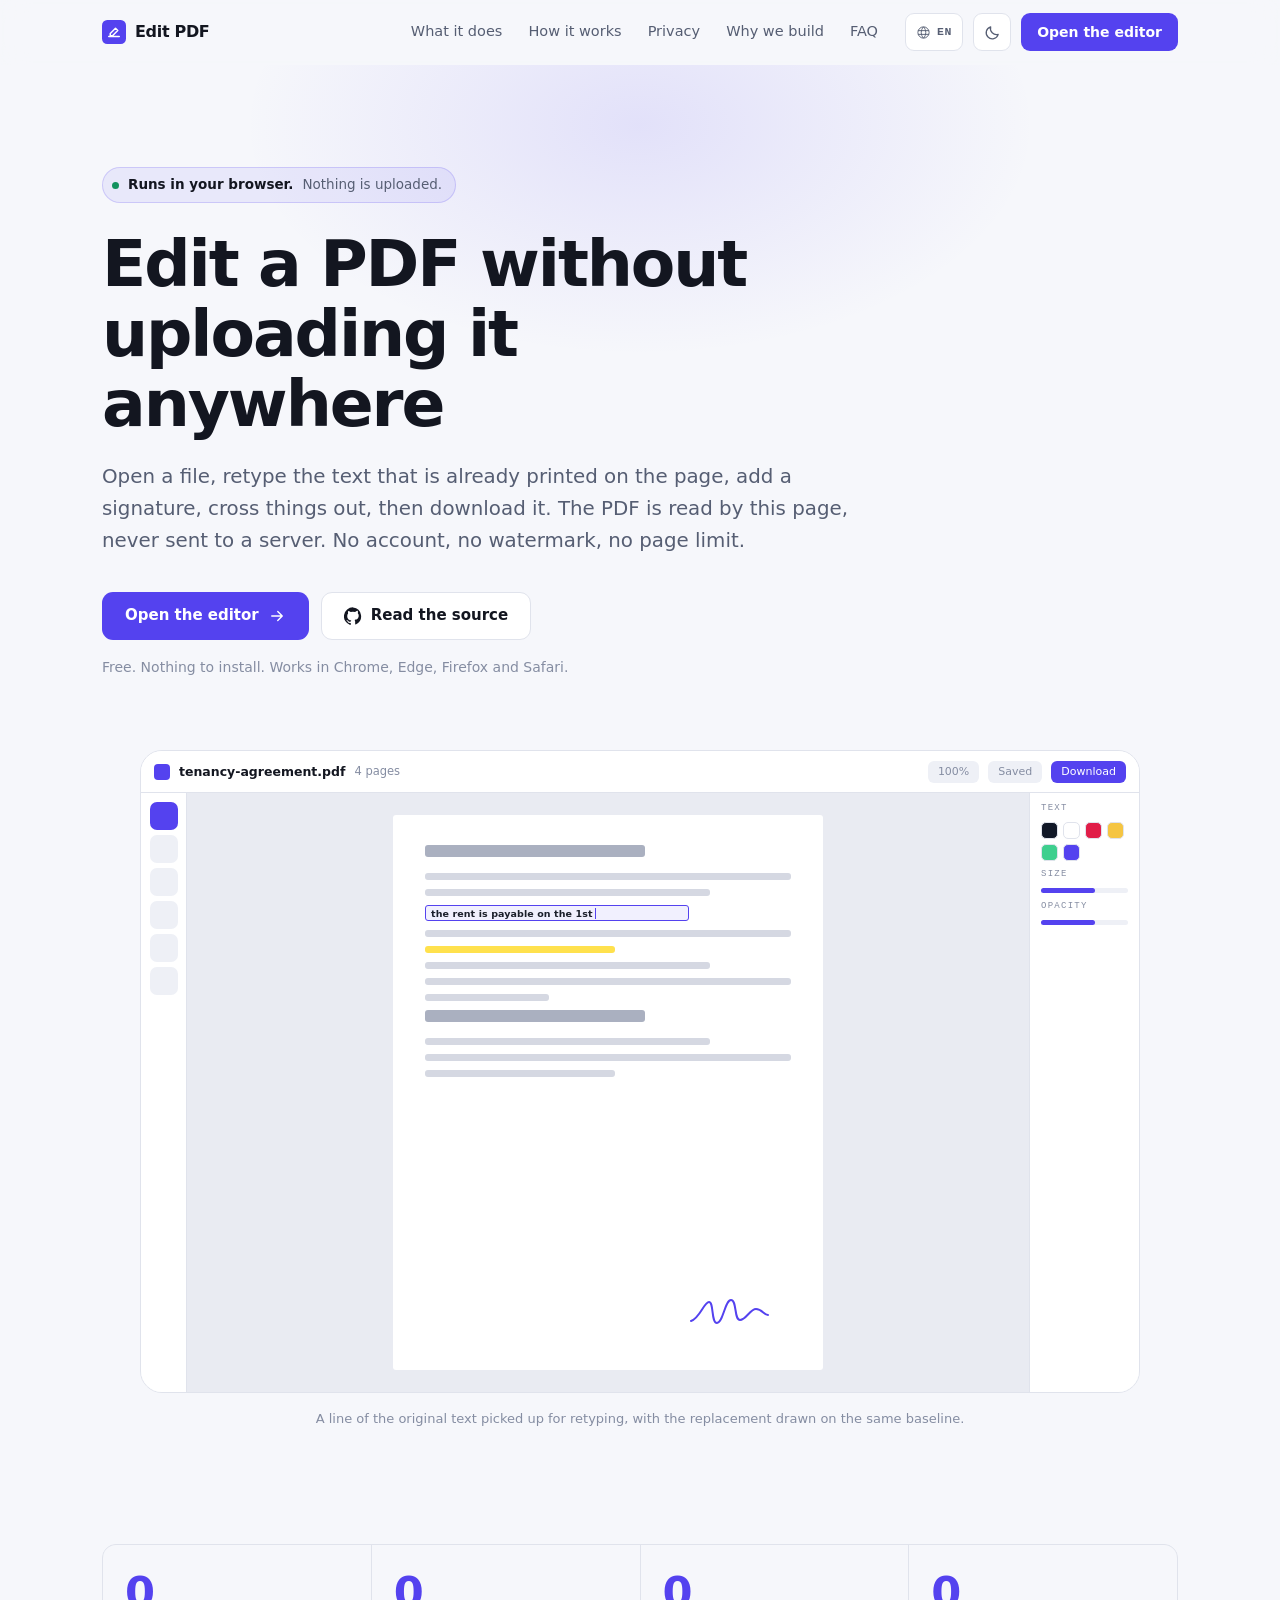
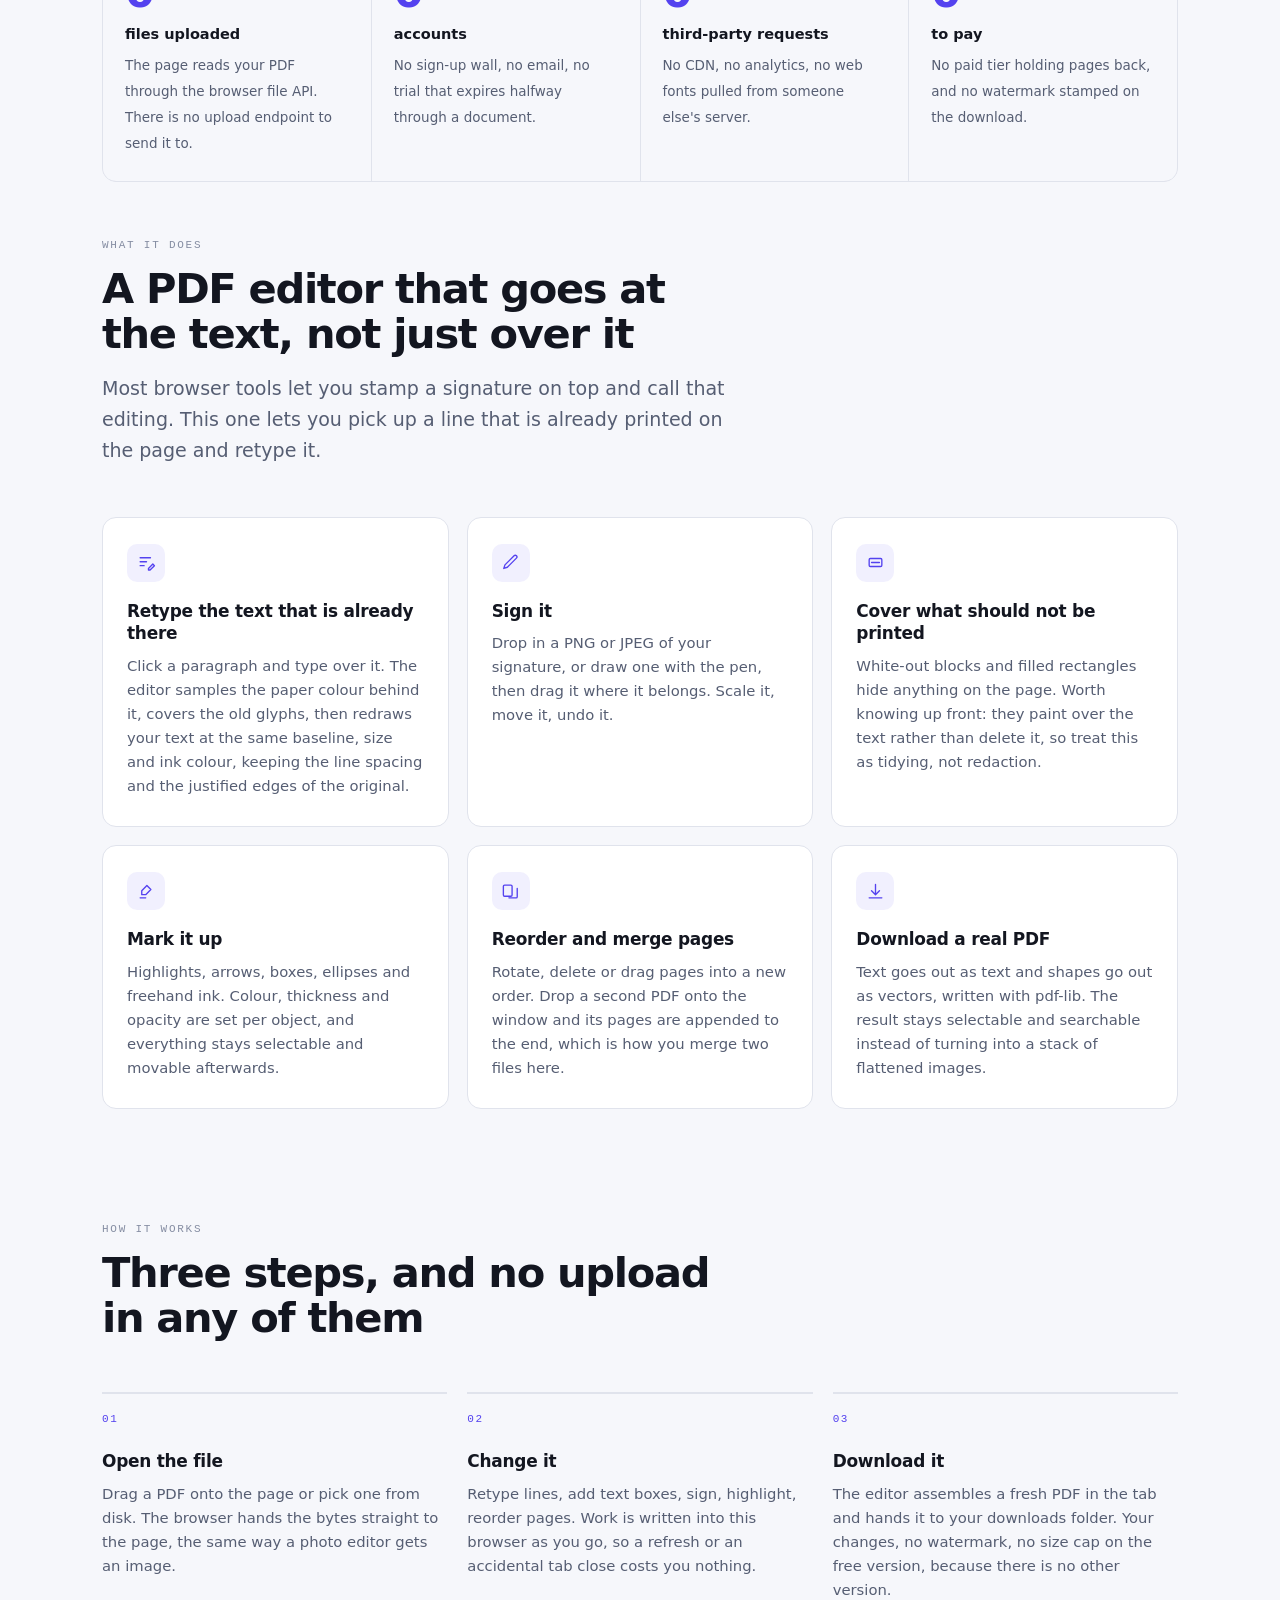
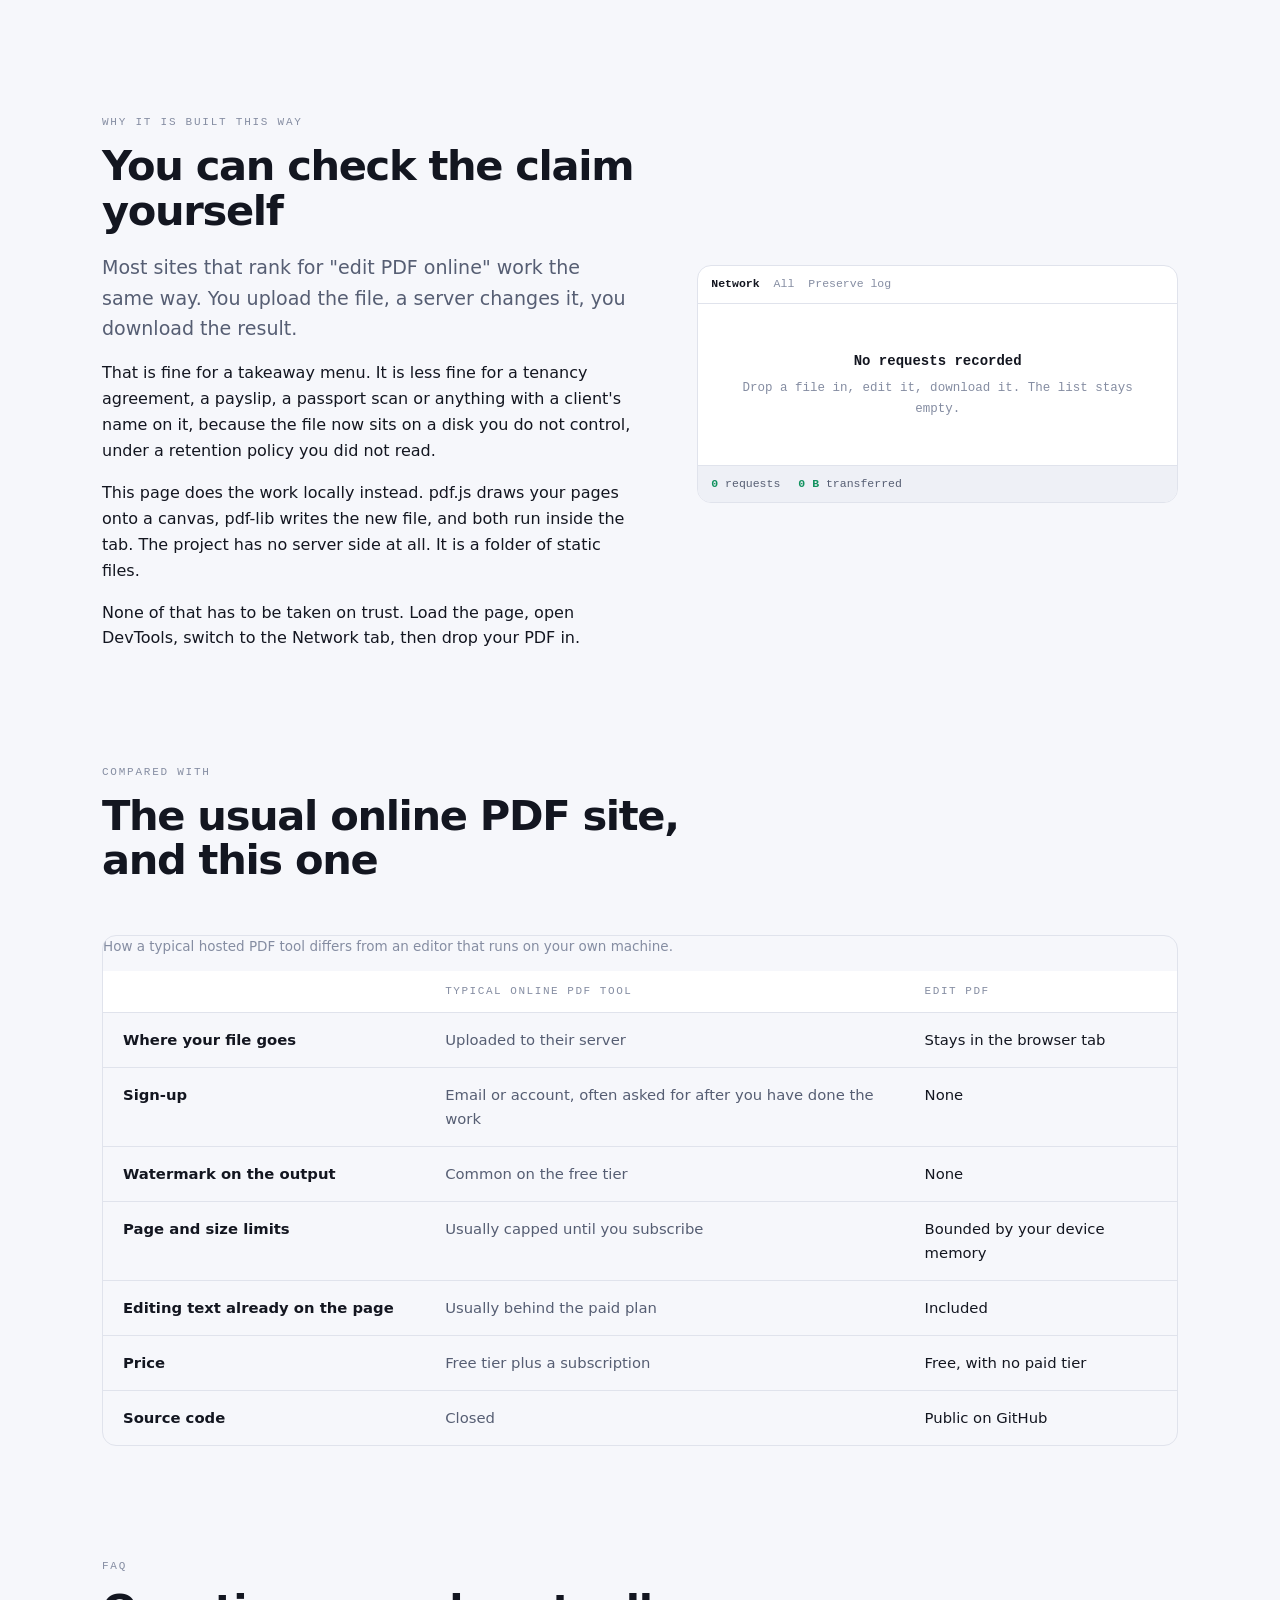
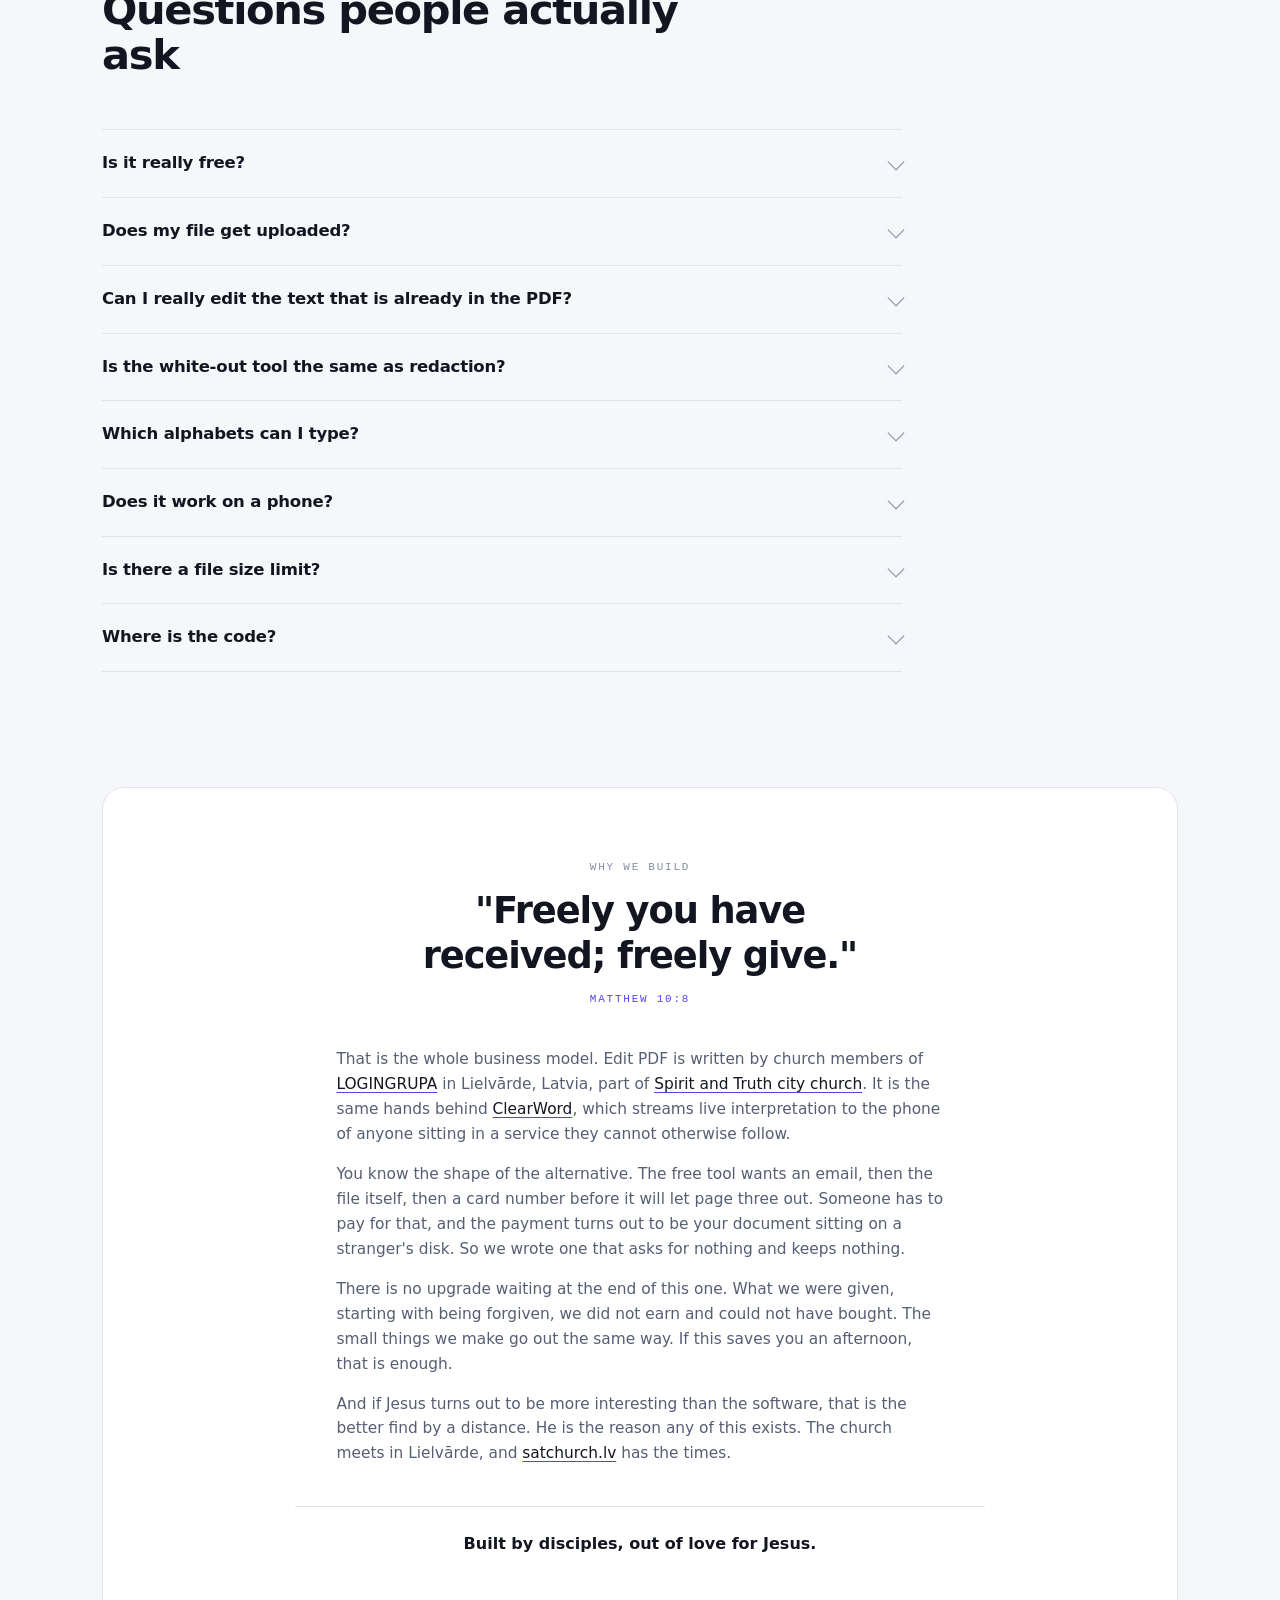
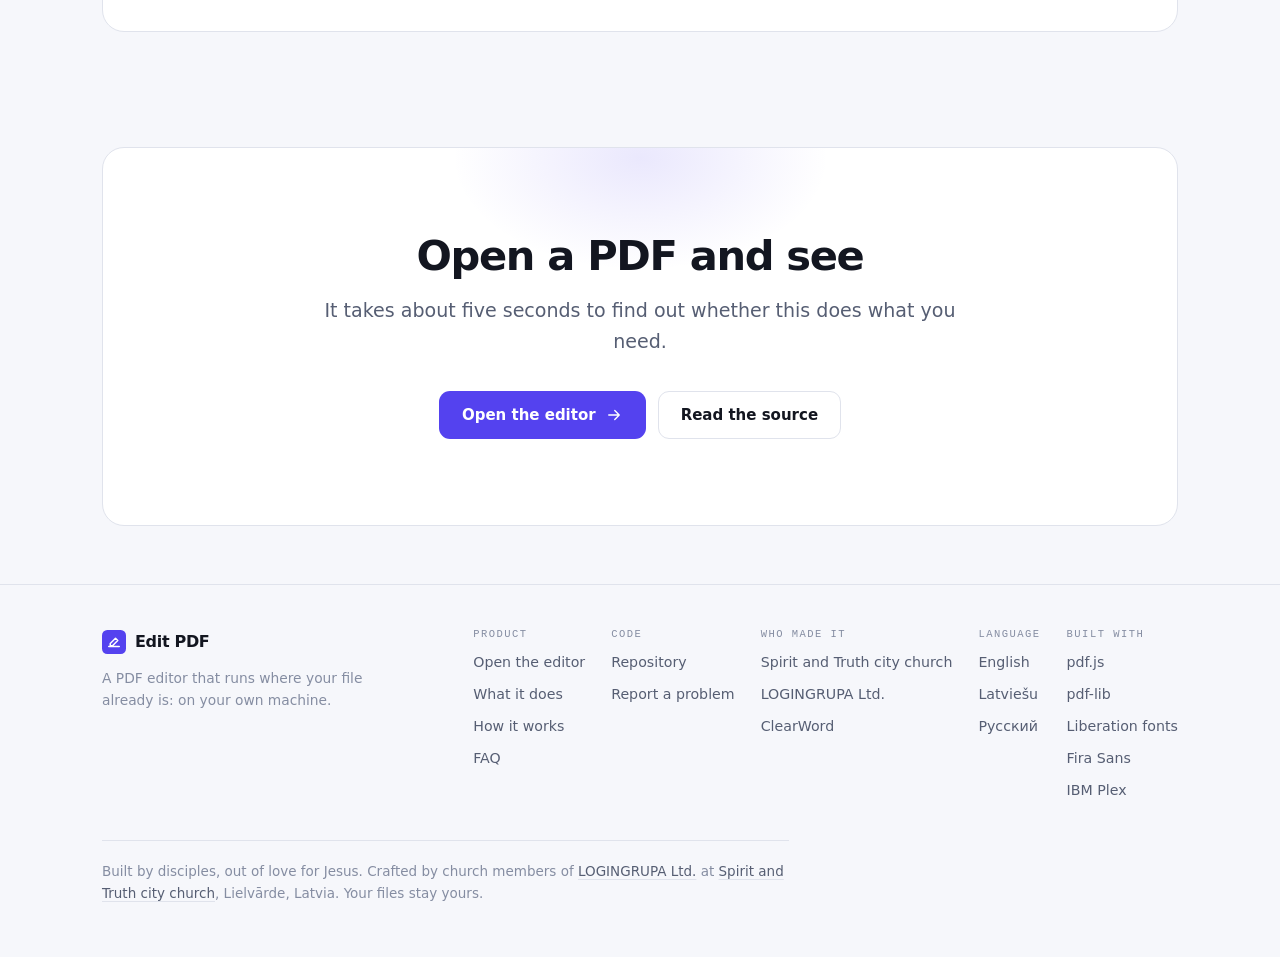
<file: index.html>
<!doctype html>
<html lang="en-GB">
<head>
<meta charset="utf-8">
<meta name="viewport" content="width=device-width, initial-scale=1, viewport-fit=cover">
<title>Free online PDF editor - edit PDF text, nothing uploaded</title>
<meta name="description" content="Free online PDF editor that runs in your browser. Retype the text already on the page, sign it, then download. No upload, no account, no watermark.">
<meta name="color-scheme" content="light dark">
<meta name="robots" content="index,follow,max-image-preview:large,max-snippet:-1">
<link rel="canonical" href="https://pdfeditor.kingdom.lv/">

<link rel="alternate" hreflang="en-GB" href="https://pdfeditor.kingdom.lv/">
<link rel="alternate" hreflang="lv" href="https://pdfeditor.kingdom.lv/lv/">
<link rel="alternate" hreflang="ru" href="https://pdfeditor.kingdom.lv/ru/">
<link rel="alternate" hreflang="x-default" href="https://pdfeditor.kingdom.lv/">

<meta property="og:type" content="website">
<meta property="og:site_name" content="Edit PDF">
<meta property="og:locale" content="en_GB">
<meta property="og:locale:alternate" content="lv_LV">
<meta property="og:locale:alternate" content="ru_RU">
<meta property="og:url" content="https://pdfeditor.kingdom.lv/">
<meta property="og:title" content="Edit a PDF without uploading it anywhere">
<meta property="og:description" content="A free PDF editor that runs in your browser tab. Retype the text already printed on the page, sign it, then download. No account, no watermark.">
<meta property="og:image" content="https://pdfeditor.kingdom.lv/assets/img/og.jpg">
<meta property="og:image:secure_url" content="https://pdfeditor.kingdom.lv/assets/img/og.jpg">
<meta property="og:image:type" content="image/jpeg">
<meta property="og:image:width" content="1200">
<meta property="og:image:height" content="630">
<meta property="og:image:alt" content="Edit PDF: a PDF editor that runs in the browser with nothing uploaded.">
<meta name="twitter:card" content="summary_large_image">
<meta name="twitter:title" content="Edit a PDF without uploading it anywhere">
<meta name="twitter:description" content="A free PDF editor that runs in your browser tab. Retype the text already printed on the page, sign it, then download. No account, no watermark.">
<meta name="twitter:image" content="https://pdfeditor.kingdom.lv/assets/img/og.jpg">
<meta name="twitter:image:alt" content="Edit PDF: a PDF editor that runs in the browser with nothing uploaded.">

<link rel="icon" href="assets/img/icon.svg" type="image/svg+xml">
<link rel="apple-touch-icon" href="assets/img/apple-touch-icon.png">
<script src="assets/js/i18n.js"></script>
<script src="assets/js/theme.js"></script>
<link rel="stylesheet" href="assets/css/theme.css">
<link rel="stylesheet" href="assets/css/site.css">
<noscript><style>[data-reveal]{opacity:1;transform:none}</style></noscript>
</head>
<body>

<!--
     ██╗  ██╗██╗███╗   ██╗ ██████╗     ██████╗ ███████╗
     ██║ ██╔╝██║████╗  ██║██╔════╝    ██╔═══██╗██╔════╝
     █████╔╝ ██║██╔██╗ ██║██║  ███╗   ██║   ██║█████╗
     ██╔═██╗ ██║██║╚██╗██║██║   ██║   ██║   ██║██╔══╝
     ██║  ██╗██║██║ ╚████║╚██████╔╝   ╚██████╔╝██║
     ╚═╝  ╚═╝╚═╝╚═╝  ╚═══╝ ╚═════╝     ╚═════╝ ╚═╝

     ██╗  ██╗██╗███╗   ██╗ ██████╗ ███████╗
     ██║ ██╔╝██║████╗  ██║██╔════╝ ██╔════╝
     █████╔╝ ██║██╔██╗ ██║██║  ███╗███████╗
     ██╔═██╗ ██║██║╚██╗██║██║   ██║╚════██║
     ██║  ██╗██║██║ ╚████║╚██████╔╝███████║
     ╚═╝  ╚═╝╚═╝╚═╝  ╚═══╝ ╚═════╝ ╚══════╝


          JESUS CHRIST OF NAZARETH IS KING OF KINGS


     "On his robe and on his thigh he has this name written:
      KING OF KINGS AND LORD OF LORDS."
                                             Revelation 19:16

     This editor is free because what we were given was free.
                                                Matthew 10:8

     Spirit and Truth city church, Lielvārde      satchurch.lv
     LOGINGRUPA Ltd.                             logingrupa.lv

     Now read the rest of the source. Nothing here uploads your file.
-->

<a class="skip" href="#main">Skip to content</a>

<nav class="site-nav" aria-label="Primary">
  <div class="wrap nav-inner">
    <a class="brand" href="./">
      <svg class="brand-mark" viewBox="0 0 32 32" aria-hidden="true"><rect width="32" height="32" rx="7"/><path d="M9 22h14M11 18l7-7 3 3-7 7h-3z"/></svg>
      <span>Edit&nbsp;PDF</span>
    </a>
    <div class="nav-links">
      <a href="#what-it-does">What it does</a>
      <a href="#how-it-works">How it works</a>
      <a href="#privacy">Privacy</a>
      <a href="#why-we-build">Why we build</a>
      <a href="#faq">FAQ</a>
    </div>
    <details class="lang">
      <summary data-i18n-label="nav.language" aria-label="Language">
        <svg viewBox="0 0 24 24" aria-hidden="true"><circle cx="12" cy="12" r="9"/><path d="M3.3 9h17.4M3.3 15h17.4M12 3c-2.4 2.5-3.6 5.5-3.6 9s1.2 6.5 3.6 9c2.4-2.5 3.6-5.5 3.6-9S14.4 5.5 12 3z"/></svg>
        <b>EN</b>
      </summary>
      <div class="lang-menu">
        <a href="./" hreflang="en-GB" lang="en-GB" aria-current="page">English</a>
        <a href="lv/" hreflang="lv" lang="lv">Latviešu</a>
        <a href="ru/" hreflang="ru" lang="ru">Русский</a>
      </div>
    </details>
    <button class="icon-button" type="button" data-theme-toggle data-i18n-label="theme.toggle" aria-label="Switch theme">
      <svg class="icon-sun" viewBox="0 0 24 24" aria-hidden="true"><circle cx="12" cy="12" r="4"/><path d="M12 2.5v2M12 19.5v2M4.6 4.6l1.4 1.4M18 18l1.4 1.4M2.5 12h2M19.5 12h2M4.6 19.4L6 18M18 6l1.4-1.4"/></svg>
      <svg class="icon-moon" viewBox="0 0 24 24" aria-hidden="true"><path d="M20 14.6A8.6 8.6 0 0 1 9.4 4 8.6 8.6 0 1 0 20 14.6z"/></svg>
    </button>
    <a class="button button-primary button-sm" href="app/">Open the editor</a>
  </div>
</nav>

<main id="main">

  <!-- ---------- hero ---------- -->
  <section class="hero">
    <div class="hero-glow" aria-hidden="true"></div>
    <div class="wrap">
      <div class="hero-copy">
        <p class="eyebrow"><span class="pulse" aria-hidden="true"></span> <b>Runs in your browser.</b> Nothing is uploaded.</p>
        <h1>Edit a PDF without uploading it anywhere</h1>
        <p class="lead">Open a file, retype the text that is already printed on the page, add a signature, cross things out, then download it. The PDF is read by this page, never sent to a server. No account, no watermark, no page limit.</p>
        <div class="cta-row">
          <a class="button button-primary" href="app/">
            Open the editor
            <svg viewBox="0 0 24 24" aria-hidden="true"><path d="M5 12h13M13 6l6 6-6 6"/></svg>
          </a>
          <a class="button button-quiet" href="https://github.com/logingrupa/free-pdf-editor" rel="noopener">
            <svg class="icon-fill" viewBox="0 0 24 24" aria-hidden="true"><path d="M12 .5a12 12 0 0 0-3.8 23.4c.6.1.8-.3.8-.6v-2c-3.3.7-4-1.6-4-1.6-.6-1.4-1.4-1.8-1.4-1.8-1.1-.7.1-.7.1-.7 1.2.1 1.8 1.2 1.8 1.2 1.1 1.8 2.8 1.3 3.5 1 .1-.8.4-1.3.8-1.6-2.7-.3-5.5-1.3-5.5-5.9 0-1.3.5-2.4 1.2-3.2-.1-.3-.5-1.5.1-3.2 0 0 1-.3 3.3 1.2a11.5 11.5 0 0 1 6 0C17.3 4.7 18.3 5 18.3 5c.6 1.7.2 2.9.1 3.2.8.8 1.2 1.9 1.2 3.2 0 4.6-2.8 5.6-5.5 5.9.4.4.8 1.1.8 2.2v3.3c0 .3.2.7.8.6A12 12 0 0 0 12 .5z"/></svg>
            Read the source
          </a>
        </div>
        <p class="cta-note">Free. Nothing to install. Works in Chrome, Edge, Firefox and Safari.</p>
      </div>

      <!-- bespoke mockup of the editor, drawn in CSS so it themes with the page -->
      <figure class="mock" data-reveal>
        <div class="mock-frame">
        <div class="mock-bar">
          <span class="mock-mark" aria-hidden="true"></span>
          <span class="mock-file">tenancy-agreement.pdf</span>
          <span class="mock-meta">4 pages</span>
          <span class="spacer"></span>
          <span class="mock-pill">100%</span>
          <span class="mock-pill">Saved</span>
          <span class="mock-pill on">Download</span>
        </div>
        <div class="mock-body">
          <div class="mock-rail" aria-hidden="true">
            <i class="mock-tool on"></i><i class="mock-tool"></i><i class="mock-tool"></i>
            <i class="mock-tool"></i><i class="mock-tool"></i><i class="mock-tool"></i>
          </div>
          <div class="mock-stage">
            <div class="mock-page" aria-hidden="true">
              <span class="mock-line head"></span>
              <span class="mock-line"></span>
              <span class="mock-line mid"></span>
              <span class="mock-edit"><span>the rent is payable on the 1st</span><i class="mock-caret"></i></span>
              <span class="mock-line"></span>
              <span class="mock-line mark short"></span>
              <span class="mock-line mid"></span>
              <span class="mock-line"></span>
              <span class="mock-line tiny"></span>
              <span class="mock-line head"></span>
              <span class="mock-line mid"></span>
              <span class="mock-line"></span>
              <span class="mock-line short"></span>
              <span class="mock-sign">
                <svg viewBox="0 0 104 38"><path d="M4 27c9-3 13-19 18-19s2 21 8 21 8-23 14-23 3 20 9 20 10-11 16-11 8 6 12 6"/></svg>
              </span>
            </div>
          </div>
          <div class="mock-props" aria-hidden="true">
            <span class="mock-label">Text</span>
            <div class="mock-swatches">
              <i style="background:#111827"></i><i style="background:#fff"></i><i style="background:#e11d48"></i>
              <i style="background:#f5c542"></i><i style="background:#3ecf8e"></i><i style="background:#5442ef"></i>
            </div>
            <span class="mock-label">Size</span>
            <div class="mock-slider"></div>
            <span class="mock-label">Opacity</span>
            <div class="mock-slider"></div>
          </div>
        </div>
        </div>
        <figcaption class="mock-caption">A line of the original text picked up for retyping, with the replacement drawn on the same baseline.</figcaption>
      </figure>

      <!-- the four zeros -->
      <div class="zeros" data-reveal>
        <div class="zero">
          <b>0</b>
          <strong>files uploaded</strong>
          <span>The page reads your PDF through the browser file API. There is no upload endpoint to send it to.</span>
        </div>
        <div class="zero">
          <b>0</b>
          <strong>accounts</strong>
          <span>No sign-up wall, no email, no trial that expires halfway through a document.</span>
        </div>
        <div class="zero">
          <b>0</b>
          <strong>third-party requests</strong>
          <span>No CDN, no analytics, no web fonts pulled from someone else's server.</span>
        </div>
        <div class="zero">
          <b>0</b>
          <strong>to pay</strong>
          <span>No paid tier holding pages back, and no watermark stamped on the download.</span>
        </div>
      </div>
    </div>
  </section>

  <!-- ---------- features ---------- -->
  <section class="section" id="what-it-does">
    <div class="wrap">
      <div class="section-head" data-reveal>
        <p class="kicker">What it does</p>
        <h2>A PDF editor that goes at the text, not just over it</h2>
        <p class="lead">Most browser tools let you stamp a signature on top and call that editing. This one lets you pick up a line that is already printed on the page and retype it.</p>
      </div>

      <div class="cards" data-reveal>
        <article class="card">
          <div class="card-icon"><svg viewBox="0 0 24 24" aria-hidden="true"><path d="M4 6h13M4 11h8M4 16h5"/><path d="M14.5 19.5l5.5-5.5 2 2-5.5 5.5H14.5z"/></svg></div>
          <h3>Retype the text that is already there</h3>
          <p>Click a paragraph and type over it. The editor samples the paper colour behind it, covers the old glyphs, then redraws your text at the same baseline, size and ink colour, keeping the line spacing and the justified edges of the original.</p>
        </article>

        <article class="card">
          <div class="card-icon"><svg viewBox="0 0 24 24" aria-hidden="true"><path d="M16.5 3.5a2.12 2.12 0 0 1 3 3L8 18l-4.5 1.5L5 15 16.5 3.5z"/></svg></div>
          <h3>Sign it</h3>
          <p>Drop in a PNG or JPEG of your signature, or draw one with the pen, then drag it where it belongs. Scale it, move it, undo it.</p>
        </article>

        <article class="card">
          <div class="card-icon"><svg viewBox="0 0 24 24" aria-hidden="true"><rect x="4" y="7" width="16" height="10" rx="1.5"/><path d="M7 12h10"/></svg></div>
          <h3>Cover what should not be printed</h3>
          <p>White-out blocks and filled rectangles hide anything on the page. Worth knowing up front: they paint over the text rather than delete it, so treat this as tidying, not redaction.</p>
        </article>

        <article class="card">
          <div class="card-icon"><svg viewBox="0 0 24 24" aria-hidden="true"><path d="M4 20h7"/><path d="M12.5 4.5l5 5-6.5 6.5H6v-5l6.5-6.5z"/></svg></div>
          <h3>Mark it up</h3>
          <p>Highlights, arrows, boxes, ellipses and freehand ink. Colour, thickness and opacity are set per object, and everything stays selectable and movable afterwards.</p>
        </article>

        <article class="card">
          <div class="card-icon"><svg viewBox="0 0 24 24" aria-hidden="true"><rect x="3" y="4" width="11" height="14" rx="1.5"/><path d="M10 20h9a1.5 1.5 0 0 0 1.5-1.5V8"/></svg></div>
          <h3>Reorder and merge pages</h3>
          <p>Rotate, delete or drag pages into a new order. Drop a second PDF onto the window and its pages are appended to the end, which is how you merge two files here.</p>
        </article>

        <article class="card">
          <div class="card-icon"><svg viewBox="0 0 24 24" aria-hidden="true"><path d="M12 3v12M7 11l5 5 5-5M4 20h16"/></svg></div>
          <h3>Download a real PDF</h3>
          <p>Text goes out as text and shapes go out as vectors, written with pdf-lib. The result stays selectable and searchable instead of turning into a stack of flattened images.</p>
        </article>
      </div>
    </div>
  </section>

  <!-- ---------- how it works ---------- -->
  <section class="section" id="how-it-works">
    <div class="wrap">
      <div class="section-head" data-reveal>
        <p class="kicker">How it works</p>
        <h2>Three steps, and no upload in any of them</h2>
      </div>

      <div class="steps" data-reveal>
        <div class="step">
          <h3>Open the file</h3>
          <p>Drag a PDF onto the page or pick one from disk. The browser hands the bytes straight to the page, the same way a photo editor gets an image.</p>
        </div>
        <div class="step">
          <h3>Change it</h3>
          <p>Retype lines, add text boxes, sign, highlight, reorder pages. Work is written into this browser as you go, so a refresh or an accidental tab close costs you nothing.</p>
        </div>
        <div class="step">
          <h3>Download it</h3>
          <p>The editor assembles a fresh PDF in the tab and hands it to your downloads folder. Your changes, no watermark, no size cap on the free version, because there is no other version.</p>
        </div>
      </div>
    </div>
  </section>

  <!-- ---------- privacy ---------- -->
  <section class="section" id="privacy">
    <div class="wrap">
      <div class="proof" data-reveal>
        <div class="proof-copy">
          <p class="kicker">Why it is built this way</p>
          <h2>You can check the claim yourself</h2>
          <p class="lead">Most sites that rank for "edit PDF online" work the same way. You upload the file, a server changes it, you download the result.</p>
          <p>That is fine for a takeaway menu. It is less fine for a tenancy agreement, a payslip, a passport scan or anything with a client's name on it, because the file now sits on a disk you do not control, under a retention policy you did not read.</p>
          <p>This page does the work locally instead. pdf.js draws your pages onto a canvas, pdf-lib writes the new file, and both run inside the tab. The project has no server side at all. It is a folder of static files.</p>
          <p>None of that has to be taken on trust. Load the page, open DevTools, switch to the Network tab, then drop your PDF in.</p>
        </div>

        <div class="netpanel" role="img" aria-label="A browser network panel showing no requests recorded while a PDF is being edited.">
          <div class="netpanel-bar"><b>Network</b><span>All</span><span>Preserve log</span></div>
          <div class="netpanel-body">
            <strong>No requests recorded</strong>
            Drop a file in, edit it, download it. The list stays empty.
          </div>
          <div class="netpanel-foot"><span><b>0</b> requests</span><span><b>0 B</b> transferred</span></div>
        </div>
      </div>
    </div>
  </section>

  <!-- ---------- comparison ---------- -->
  <section class="section" id="compared">
    <div class="wrap">
      <div class="section-head" data-reveal>
        <p class="kicker">Compared with</p>
        <h2>The usual online PDF site, and this one</h2>
      </div>

      <div class="table-scroll" data-reveal>
        <table>
          <caption>How a typical hosted PDF tool differs from an editor that runs on your own machine.</caption>
          <thead>
            <tr><th scope="col">&nbsp;</th><th scope="col">Typical online PDF tool</th><th scope="col">Edit PDF</th></tr>
          </thead>
          <tbody>
            <tr><th scope="row">Where your file goes</th><td>Uploaded to their server</td><td class="mine">Stays in the browser tab</td></tr>
            <tr><th scope="row">Sign-up</th><td>Email or account, often asked for after you have done the work</td><td class="mine">None</td></tr>
            <tr><th scope="row">Watermark on the output</th><td>Common on the free tier</td><td class="mine">None</td></tr>
            <tr><th scope="row">Page and size limits</th><td>Usually capped until you subscribe</td><td class="mine">Bounded by your device memory</td></tr>
            <tr><th scope="row">Editing text already on the page</th><td>Usually behind the paid plan</td><td class="mine">Included</td></tr>
            <tr><th scope="row">Price</th><td>Free tier plus a subscription</td><td class="mine">Free, with no paid tier</td></tr>
            <tr><th scope="row">Source code</th><td>Closed</td><td class="mine">Public on GitHub</td></tr>
          </tbody>
        </table>
      </div>
    </div>
  </section>

  <!-- ---------- faq ---------- -->
  <section class="section" id="faq">
    <div class="wrap">
      <div class="section-head" data-reveal>
        <p class="kicker">FAQ</p>
        <h2>Questions people actually ask</h2>
      </div>

      <div class="faq" data-reveal>
        <details>
          <summary>Is it really free?</summary>
          <div class="faq-answer"><p>Yes. There is no paid tier, no trial and no account. It is a static page, so running it costs the hosting of a few files.</p></div>
        </details>
        <details>
          <summary>Does my file get uploaded?</summary>
          <div class="faq-answer"><p>No. The page reads your PDF through the browser file API and writes the new one in the same tab. There is no upload endpoint anywhere in the code. Open the Network tab in DevTools and watch it stay empty while you work.</p></div>
        </details>
        <details>
          <summary>Can I really edit the text that is already in the PDF?</summary>
          <div class="faq-answer">
            <p>Yes, with a caveat worth understanding. PDF glyphs are drawn from embedded fonts that are usually subsetted with private encodings, so rewriting the original content stream inside a browser is not realistic.</p>
            <p>The editor does what desktop tools do instead. It covers the old line with the paper colour sampled from the page, then draws your replacement over it at the same baseline, size and ink colour, using a bundled Unicode font. The on-screen preview and the downloaded file use the same line-breaking code, so they match.</p>
          </div>
        </details>
        <details>
          <summary>Is the white-out tool the same as redaction?</summary>
          <div class="faq-answer"><p>No, and the difference matters. White-out blocks and rectangles paint over the page. The original text objects are still in the file and a text extractor can pull them back out. If you need genuine redaction for something legal or medical, use a tool that strips the content rather than one that covers it.</p></div>
        </details>
        <details>
          <summary>Which alphabets can I type?</summary>
          <div class="faq-answer"><p>Six families ship with the editor: Liberation Sans, Serif and Mono, Fira Sans in five weights, IBM Plex Serif in four and IBM Plex Mono, all with italics. Liberation carries the same letter widths as Arial, Helvetica, Times New Roman and Courier New, so a line you retype keeps the spacing of the original, and it is the only family matched automatically to text already on the page. Every face covers Latin Extended and Cyrillic, so Latvian, Polish, Czech and Russian all type and export correctly. A face is fetched only when you choose it.</p></div>
        </details>
        <details>
          <summary>Does it work on a phone?</summary>
          <div class="faq-answer"><p>Yes. The tool rail moves to the bottom of the screen on narrow viewports. Precise work with a fingertip is still fiddly, so a tablet with a stylus is a nicer way to sign something.</p></div>
        </details>
        <details>
          <summary>Is there a file size limit?</summary>
          <div class="faq-answer"><p>Only what your device can hold. Everything lives in the tab, so a 300 page scan will feel slower than a 3 page invoice, and a very old phone may run out of memory on a big file.</p></div>
        </details>
        <details>
          <summary>Where is the code?</summary>
          <div class="faq-answer"><p>On GitHub at <a href="https://github.com/logingrupa/free-pdf-editor" rel="noopener">github.com/logingrupa/free-pdf-editor</a>. It is plain HTML, CSS and ES modules with no build step, so what sits in the repository is exactly what runs in your browser.</p></div>
        </details>
      </div>
    </div>
  </section>

  <!-- ---------- why we build ---------- -->
  <section class="section" id="why-we-build">
    <div class="wrap">
      <div class="creed" data-reveal>
        <p class="kicker">Why we build</p>

        <blockquote class="verse">
          <p>"Freely you have received; freely give."</p>
          <cite>Matthew 10:8</cite>
        </blockquote>

        <div class="creed-copy">
          <p>That is the whole business model. Edit PDF is written by church members of
            <a href="https://logingrupa.lv/" rel="noopener">LOGINGRUPA</a> in Lielvārde, Latvia, part of
            <a href="https://satchurch.lv/" rel="noopener">Spirit and Truth city church</a>. It is the same
            hands behind <a href="https://sound.kingdom.lv/" rel="noopener">ClearWord</a>, which streams live
            interpretation to the phone of anyone sitting in a service they cannot otherwise follow.</p>

          <p>You know the shape of the alternative. The free tool wants an email, then the file itself, then
            a card number before it will let page three out. Someone has to pay for that, and the payment
            turns out to be your document sitting on a stranger's disk. So we wrote one that asks for
            nothing and keeps nothing.</p>

          <p>There is no upgrade waiting at the end of this one. What we were given, starting with being
            forgiven, we did not earn and could not have bought. The small things we make go out the same
            way. If this saves you an afternoon, that is enough.</p>

          <p>And if Jesus turns out to be more interesting than the software, that is the better find by a
            distance. He is the reason any of this exists. The church meets in Lielvārde, and
            <a href="https://satchurch.lv/" rel="noopener">satchurch.lv</a> has the times.</p>
        </div>

        <p class="creed-sign">Built by disciples, out of love for Jesus.</p>
      </div>
    </div>
  </section>

  <!-- ---------- closing ---------- -->
  <section class="section">
    <div class="wrap">
      <div class="final" data-reveal>
        <h2>Open a PDF and see</h2>
        <p class="lead">It takes about five seconds to find out whether this does what you need.</p>
        <div class="cta-row">
          <a class="button button-primary" href="app/">
            Open the editor
            <svg viewBox="0 0 24 24" aria-hidden="true"><path d="M5 12h13M13 6l6 6-6 6"/></svg>
          </a>
          <a class="button button-quiet" href="https://github.com/logingrupa/free-pdf-editor" rel="noopener">Read the source</a>
        </div>
      </div>
    </div>
  </section>

</main>

<footer class="site-footer">
  <div class="wrap">
    <div class="footer-inner">
      <div>
        <a class="brand" href="./">
          <svg class="brand-mark" viewBox="0 0 32 32" aria-hidden="true"><rect width="32" height="32" rx="7"/><path d="M9 22h14M11 18l7-7 3 3-7 7h-3z"/></svg>
          <span>Edit&nbsp;PDF</span>
        </a>
        <p class="footer-note">A PDF editor that runs where your file already is: on your own machine.</p>
      </div>

      <div class="footer-links">
        <div class="footer-col">
          <span>Product</span>
          <a href="app/">Open the editor</a>
          <a href="#what-it-does">What it does</a>
          <a href="#how-it-works">How it works</a>
          <a href="#faq">FAQ</a>
        </div>
        <div class="footer-col">
          <span>Code</span>
          <a href="https://github.com/logingrupa/free-pdf-editor" rel="noopener">Repository</a>
          <a href="https://github.com/logingrupa/free-pdf-editor/issues" rel="noopener">Report a problem</a>
        </div>
        <div class="footer-col">
          <span>Who made it</span>
          <a href="https://satchurch.lv/" rel="noopener">Spirit and Truth city church</a>
          <a href="https://logingrupa.lv/" rel="noopener">LOGINGRUPA Ltd.</a>
          <a href="https://sound.kingdom.lv/" rel="noopener">ClearWord</a>
        </div>
        <div class="footer-col">
          <span data-i18n="nav.language">Language</span>
          <a href="./" hreflang="en-GB" lang="en-GB" aria-current="page">English</a>
          <a href="lv/" hreflang="lv" lang="lv">Latviešu</a>
          <a href="ru/" hreflang="ru" lang="ru">Русский</a>
        </div>
        <div class="footer-col">
          <span>Built with</span>
          <a href="https://mozilla.github.io/pdf.js/" rel="noopener">pdf.js</a>
          <a href="https://pdf-lib.js.org/" rel="noopener">pdf-lib</a>
          <a href="https://github.com/liberationfonts/liberation-fonts" rel="noopener">Liberation fonts</a>
          <a href="https://github.com/mozilla/Fira" rel="noopener">Fira Sans</a>
          <a href="https://github.com/IBM/plex" rel="noopener">IBM Plex</a>
        </div>
      </div>
    </div>
    <p class="footer-bottom">
      Built by disciples, out of love for Jesus. Crafted by church members of
      <a href="https://logingrupa.lv/" rel="noopener">LOGINGRUPA Ltd.</a> at
      <a href="https://satchurch.lv/" rel="noopener">Spirit and Truth city church</a>,
      Lielvārde, Latvia. Your files stay yours.
    </p>
  </div>
</footer>

<script type="module" src="assets/js/site.js"></script>

<script type="application/ld+json">
{
  "@context": "https://schema.org",
  "@type": "SoftwareApplication",
  "name": "Edit PDF",
  "url": "https://pdfeditor.kingdom.lv/",
  "inLanguage": "en-GB",
  "applicationCategory": "UtilitiesApplication",
  "applicationSubCategory": "PDF editor",
  "operatingSystem": "Any device with a modern web browser",
  "browserRequirements": "Requires JavaScript. Chrome, Edge, Firefox or Safari.",
  "description": "A PDF editor that runs entirely in the browser. Retype the text already printed on a page, sign, annotate, reorder pages and download, without uploading the file to a server.",
  "softwareHelp": "https://pdfeditor.kingdom.lv/#faq",
  "isAccessibleForFree": true,
  "offers": { "@type": "Offer", "price": "0", "priceCurrency": "EUR" },
  "featureList": [
    "Edit text already printed on the page",
    "Add text boxes, freehand ink, highlights, arrows and shapes",
    "Place a signature or image",
    "White-out blocks",
    "Rotate, delete, reorder and merge pages",
    "Undo and redo with automatic local saving",
    "Export a vector PDF with no watermark"
  ],
  "creator": {
    "@type": "Organization",
    "name": "LOGINGRUPA Ltd.",
    "url": "https://logingrupa.lv/",
    "sameAs": ["https://github.com/logingrupa", "https://sound.kingdom.lv/"],
    "location": {
      "@type": "Place",
      "address": { "@type": "PostalAddress", "addressLocality": "Lielvārde", "addressCountry": "LV" }
    }
  }
}
</script>

<script type="application/ld+json">
{
  "@context": "https://schema.org",
  "@type": "FAQPage",
  "inLanguage": "en-GB",
  "mainEntity": [
    {
      "@type": "Question",
      "name": "Is it really free?",
      "acceptedAnswer": { "@type": "Answer", "text": "Yes. There is no paid tier, no trial and no account. It is a static page, so running it costs the hosting of a few files." }
    },
    {
      "@type": "Question",
      "name": "Does my file get uploaded?",
      "acceptedAnswer": { "@type": "Answer", "text": "No. The page reads your PDF through the browser file API and writes the new one in the same tab. There is no upload endpoint anywhere in the code. Open the Network tab in DevTools and watch it stay empty while you work." }
    },
    {
      "@type": "Question",
      "name": "Can I really edit the text that is already in the PDF?",
      "acceptedAnswer": { "@type": "Answer", "text": "Yes, with a caveat. PDF glyphs are drawn from embedded fonts that are usually subsetted with private encodings, so rewriting the original content stream inside a browser is not realistic. The editor covers the old line with the paper colour sampled from the page, then draws your replacement over it at the same baseline, size and ink colour, using a bundled Unicode font. The preview and the downloaded file use the same line-breaking code, so they match." }
    },
    {
      "@type": "Question",
      "name": "Is the white-out tool the same as redaction?",
      "acceptedAnswer": { "@type": "Answer", "text": "No. White-out blocks and rectangles paint over the page. The original text objects are still in the file and a text extractor can pull them back out. If you need genuine redaction, use a tool that strips the content rather than one that covers it." }
    },
    {
      "@type": "Question",
      "name": "Which alphabets can I type?",
      "acceptedAnswer": { "@type": "Answer", "text": "Six families ship with the editor: Liberation Sans, Serif and Mono, Fira Sans in five weights, IBM Plex Serif in four and IBM Plex Mono, all with italics. Liberation carries the same letter widths as Arial, Helvetica, Times New Roman and Courier New, so a line you retype keeps the spacing of the original, and it is the only family matched automatically to text already on the page. Every face covers Latin Extended and Cyrillic, so Latvian, Polish, Czech and Russian all type and export correctly. A face is fetched only when you choose it." }
    },
    {
      "@type": "Question",
      "name": "Does it work on a phone?",
      "acceptedAnswer": { "@type": "Answer", "text": "Yes. The tool rail moves to the bottom of the screen on narrow viewports. Precise work with a fingertip is fiddly, so a tablet with a stylus is a nicer way to sign something." }
    },
    {
      "@type": "Question",
      "name": "Is there a file size limit?",
      "acceptedAnswer": { "@type": "Answer", "text": "Only what your device can hold. Everything lives in the tab, so a 300 page scan will feel slower than a 3 page invoice, and a very old phone may run out of memory on a big file." }
    },
    {
      "@type": "Question",
      "name": "Where is the code?",
      "acceptedAnswer": { "@type": "Answer", "text": "On GitHub at github.com/logingrupa/free-pdf-editor. It is plain HTML, CSS and ES modules with no build step, so what sits in the repository is exactly what runs in your browser." }
    }
  ]
}
</script>

</body>
</html>
</file>
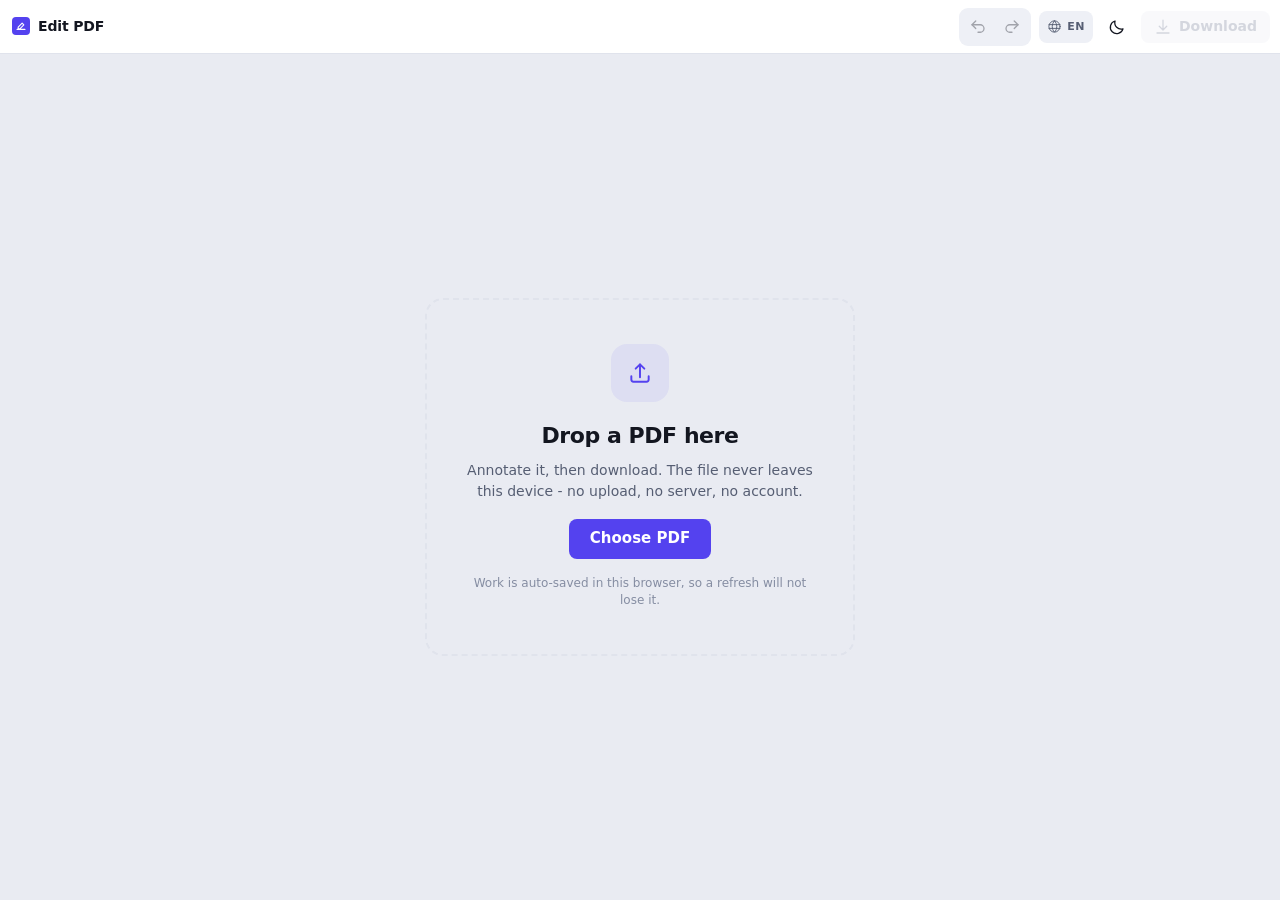
<file: app/index.html>
<!doctype html>
<html lang="en-GB">
<head>
<meta charset="utf-8">
<meta name="viewport" content="width=device-width, initial-scale=1, viewport-fit=cover">
<title>PDF editor - open a file and start editing</title>
<meta name="description" content="The editor itself. Drop in a PDF, retype the text already on the page, sign it, then download. The file stays inside your browser tab.">
<meta name="color-scheme" content="light dark">
<link rel="canonical" href="https://pdfeditor.kingdom.lv/app/">

<link rel="alternate" hreflang="en-GB" href="https://pdfeditor.kingdom.lv/app/">
<link rel="alternate" hreflang="lv" href="https://pdfeditor.kingdom.lv/lv/app/">
<link rel="alternate" hreflang="ru" href="https://pdfeditor.kingdom.lv/ru/app/">
<link rel="alternate" hreflang="x-default" href="https://pdfeditor.kingdom.lv/app/">

<meta property="og:type" content="website">
<meta property="og:site_name" content="Edit PDF">
<meta property="og:locale" content="en_GB">
<meta property="og:locale:alternate" content="lv_LV">
<meta property="og:locale:alternate" content="ru_RU">
<meta property="og:url" content="https://pdfeditor.kingdom.lv/app/">
<meta property="og:title" content="Edit PDF - the editor">
<meta property="og:description" content="The editor itself. Drop in a PDF, retype the text already on the page, sign it, then download. The file stays inside your browser tab.">
<meta property="og:image" content="https://pdfeditor.kingdom.lv/assets/img/og.jpg">
<meta property="og:image:secure_url" content="https://pdfeditor.kingdom.lv/assets/img/og.jpg">
<meta property="og:image:type" content="image/jpeg">
<meta property="og:image:width" content="1200">
<meta property="og:image:height" content="630">
<meta property="og:image:alt" content="Edit PDF: a PDF editor that runs in the browser with nothing uploaded.">
<meta name="twitter:card" content="summary_large_image">
<meta name="twitter:title" content="Edit PDF - the editor">
<meta name="twitter:description" content="The editor itself. Drop in a PDF, retype the text already on the page, sign it, then download. The file stays inside your browser tab.">
<meta name="twitter:image" content="https://pdfeditor.kingdom.lv/assets/img/og.jpg">
<meta name="twitter:image:alt" content="Edit PDF: a PDF editor that runs in the browser with nothing uploaded.">

<link rel="icon" href="../assets/img/icon.svg" type="image/svg+xml">
<link rel="apple-touch-icon" href="../assets/img/apple-touch-icon.png">
<script src="../assets/js/i18n.js"></script>
<script src="../assets/js/theme.js"></script>
<link rel="stylesheet" href="../assets/css/theme.css">
<link rel="stylesheet" href="../assets/css/app.css">
</head>
<body data-empty="1">

<!--
     ██╗  ██╗██╗███╗   ██╗ ██████╗     ██████╗ ███████╗
     ██║ ██╔╝██║████╗  ██║██╔════╝    ██╔═══██╗██╔════╝
     █████╔╝ ██║██╔██╗ ██║██║  ███╗   ██║   ██║█████╗
     ██╔═██╗ ██║██║╚██╗██║██║   ██║   ██║   ██║██╔══╝
     ██║  ██╗██║██║ ╚████║╚██████╔╝   ╚██████╔╝██║
     ╚═╝  ╚═╝╚═╝╚═╝  ╚═══╝ ╚═════╝     ╚═════╝ ╚═╝

     ██╗  ██╗██╗███╗   ██╗ ██████╗ ███████╗
     ██║ ██╔╝██║████╗  ██║██╔════╝ ██╔════╝
     █████╔╝ ██║██╔██╗ ██║██║  ███╗███████╗
     ██╔═██╗ ██║██║╚██╗██║██║   ██║╚════██║
     ██║  ██╗██║██║ ╚████║╚██████╔╝███████║
     ╚═╝  ╚═╝╚═╝╚═╝  ╚═══╝ ╚═════╝ ╚══════╝


          JESUS CHRIST OF NAZARETH IS KING OF KINGS


     "On his robe and on his thigh he has this name written:
      KING OF KINGS AND LORD OF LORDS."
                                             Revelation 19:16

     This editor is free because what we were given was free.
                                                Matthew 10:8

     Spirit and Truth city church, Lielvārde      satchurch.lv
     LOGINGRUPA Ltd.                             logingrupa.lv

     Now read the rest of the source. Nothing here uploads your file.
-->

<header class="topbar">
  <a class="brand" href="../" data-i18n-title="app.backHome" title="Back to the Edit PDF home page">
    <svg viewBox="0 0 32 32" class="brand-mark" aria-hidden="true"><rect width="32" height="32" rx="7"/><path d="M9 22h14M11 18l7-7 3 3-7 7h-3z"/></svg>
    <span>Edit&nbsp;PDF</span>
  </a>

  <div class="file" id="fileBox">
    <span class="file-name" id="fileName" data-i18n-title="app.rename" title="Click to rename" contenteditable="false"></span>
    <span class="file-meta" id="fileMeta"></span>
  </div>

  <div class="spacer"></div>

  <div class="grp" id="historyGrp">
    <button class="btn icon" id="undoBtn" data-i18n-title="app.undo" title="Undo (Ctrl+Z)" disabled><svg viewBox="0 0 24 24"><path d="M9 14L4 9l5-5"/><path d="M4 9h11a5 5 0 0 1 0 10h-3"/></svg></button>
    <button class="btn icon" id="redoBtn" data-i18n-title="app.redo" title="Redo (Ctrl+Shift+Z)" disabled><svg viewBox="0 0 24 24"><path d="M15 14l5-5-5-5"/><path d="M20 9H9a5 5 0 0 0 0 10h3"/></svg></button>
  </div>

  <div class="grp zoomgrp">
    <button class="btn icon" id="zoomOut" data-i18n-title="app.zoomOut" title="Zoom out (Ctrl -)"><svg viewBox="0 0 24 24"><path d="M5 12h14"/></svg></button>
    <button class="btn zoomval" id="zoomVal" data-i18n-title="app.zoomReset" title="Reset zoom">100%</button>
    <button class="btn icon" id="zoomIn" data-i18n-title="app.zoomIn" title="Zoom in (Ctrl +)"><svg viewBox="0 0 24 24"><path d="M12 5v14M5 12h14"/></svg></button>
  </div>

  <span class="save-state" id="saveState" hidden></span>

  <details class="lang">
    <summary data-i18n-label="nav.language" aria-label="Language">
      <svg viewBox="0 0 24 24" aria-hidden="true"><circle cx="12" cy="12" r="9"/><path d="M3.3 9h17.4M3.3 15h17.4M12 3c-2.4 2.5-3.6 5.5-3.6 9s1.2 6.5 3.6 9c2.4-2.5 3.6-5.5 3.6-9S14.4 5.5 12 3z"/></svg>
      <b>EN</b>
    </summary>
    <div class="lang-menu">
      <a href="./" hreflang="en-GB" lang="en-GB" aria-current="page">English</a>
      <a href="../lv/app/" hreflang="lv" lang="lv">Latviešu</a>
      <a href="../ru/app/" hreflang="ru" lang="ru">Русский</a>
    </div>
  </details>

  <button class="btn icon theme-toggle" type="button" data-theme-toggle data-i18n-label="theme.toggle" aria-label="Switch theme">
    <svg class="icon-sun" viewBox="0 0 24 24" aria-hidden="true"><circle cx="12" cy="12" r="4"/><path d="M12 2.5v2M12 19.5v2M4.6 4.6l1.4 1.4M18 18l1.4 1.4M2.5 12h2M19.5 12h2M4.6 19.4L6 18M18 6l1.4-1.4"/></svg>
    <svg class="icon-moon" viewBox="0 0 24 24" aria-hidden="true"><path d="M20 14.6A8.6 8.6 0 0 1 9.4 4 8.6 8.6 0 1 0 20 14.6z"/></svg>
  </button>

  <button class="btn ghost" id="newBtn" data-i18n-title="app.closeTitle" title="Close and start over"><svg viewBox="0 0 24 24"><path d="M6 6l12 12M18 6L6 18"/></svg><span data-i18n="app.close">Close</span></button>
  <button class="btn primary" id="downloadBtn" disabled>
    <svg viewBox="0 0 24 24"><path d="M12 3v12M7 11l5 5 5-5M4 20h16"/></svg><span data-i18n="app.download">Download</span>
  </button>
</header>

<main class="shell">

  <nav class="rail" id="rail" data-i18n-label="app.tools" aria-label="Tools">
    <button class="tool" data-tool="edit" data-i18n-title="tool.edit" title="Edit the text already on the page (E)"><svg viewBox="0 0 24 24"><path d="M4 6h13M4 11h8M4 16h5"/><path d="M14.5 19.5l5.5-5.5 2 2-5.5 5.5H14.5z"/></svg></button>
    <button class="tool" data-tool="select" data-i18n-title="tool.select" title="Select / move (V)"><svg viewBox="0 0 24 24"><path d="M4 3l7 17 2.2-6.8L20 11 4 3z"/></svg></button>
    <button class="tool" data-tool="text" data-i18n-title="tool.text" title="Text (T)"><svg viewBox="0 0 24 24"><path d="M5 7V5h14v2M12 5v14M9.5 19h5"/></svg></button>
    <button class="tool" data-tool="pen" data-i18n-title="tool.pen" title="Draw (P)"><svg viewBox="0 0 24 24"><path d="M16.5 3.5a2.12 2.12 0 0 1 3 3L8 18l-4.5 1.5L5 15 16.5 3.5z"/></svg></button>
    <button class="tool" data-tool="highlight" data-i18n-title="tool.highlight" title="Highlight (H)"><svg viewBox="0 0 24 24"><path d="M4 20h7"/><path d="M12.5 4.5l5 5-6.5 6.5H6v-5l6.5-6.5z"/></svg></button>
    <button class="tool" data-tool="rect" data-i18n-title="tool.rect" title="Rectangle (R)"><svg viewBox="0 0 24 24"><rect x="4" y="6" width="16" height="12" rx="1.5"/></svg></button>
    <button class="tool" data-tool="ellipse" data-i18n-title="tool.ellipse" title="Ellipse (O)"><svg viewBox="0 0 24 24"><ellipse cx="12" cy="12" rx="8.5" ry="6.5"/></svg></button>
    <button class="tool" data-tool="arrow" data-i18n-title="tool.arrow" title="Arrow (A)"><svg viewBox="0 0 24 24"><path d="M5 19L19 5M11 5h8v8"/></svg></button>
    <button class="tool" data-tool="whiteout" data-i18n-title="tool.whiteout" title="White-out cover (W)"><svg viewBox="0 0 24 24"><rect x="4" y="7" width="16" height="10" rx="1.5" class="solid"/></svg></button>
    <button class="tool" data-tool="image" data-i18n-title="tool.image" title="Place image or signature (I)"><svg viewBox="0 0 24 24"><rect x="3" y="5" width="18" height="14" rx="2"/><circle cx="8.5" cy="10" r="1.6"/><path d="M21 16l-5-5L6 21"/></svg></button>
  </nav>

  <aside class="side" id="sidePanel" data-view="pages" data-i18n-label="app.side" aria-label="Pages and layers">
    <div class="side-head">
      <div class="side-tabs" id="sideTabs">
        <button class="side-tab" data-view="pages" aria-pressed="true" data-i18n="app.pages">Pages</button>
        <button class="side-tab" data-view="layers" aria-pressed="false" data-i18n="app.layers">Layers</button>
      </div>
      <button class="btn icon sm" id="pinToggle" aria-pressed="false" data-i18n-title="app.pin" title="Keep this tab open"><svg viewBox="0 0 24 24"><path d="M9.5 3h5l-.8 6 3.3 2.6V14H7v-2.4L10.3 9 9.5 3z"/><path d="M12 14v7"/></svg></button>
      <button class="btn icon sm" id="sideToggle" data-i18n-title="app.sideHide" title="Hide the panel"><svg viewBox="0 0 24 24"><path d="M15 6l-6 6 6 6"/></svg></button>
    </div>
    <div class="thumbs" id="thumbs"></div>
    <div class="layers" id="layers"></div>
  </aside>

  <section class="stage" id="stage">
    <div class="drop" id="drop">
      <div class="drop-inner">
        <div class="drop-icon"><svg viewBox="0 0 24 24"><path d="M12 16V4M8 8l4-4 4 4"/><path d="M4 15v3a2 2 0 0 0 2 2h12a2 2 0 0 0 2-2v-3"/></svg></div>
        <h1 data-i18n="drop.title">Drop a PDF here</h1>
        <p data-i18n="drop.body">Annotate it, then download. The file never leaves this device - no upload, no server, no account.</p>
        <button class="btn primary lg" id="pickBtn" data-i18n="drop.pick">Choose PDF</button>
        <p class="hint" data-i18n="drop.hint">Work is auto-saved in this browser, so a refresh will not lose it.</p>
      </div>
    </div>
    <div class="viewport" id="viewport"></div>
  </section>

  <aside class="props" id="props" data-i18n-label="app.properties" aria-label="Properties"></aside>
</main>

<input type="file" id="fileInput" accept="application/pdf,.pdf" hidden multiple>
<input type="file" id="imgInput" accept="image/png,image/jpeg" hidden>
<div class="toast" id="toast" hidden></div>
<div class="busy" id="busy" hidden><div class="spin"></div><span id="busyText" data-i18n="msg.working">Working...</span></div>

<script src="../vendor/pdf.min.js"></script>
<script type="module" src="../assets/js/app.js"></script>
</body>
</html>
</file>
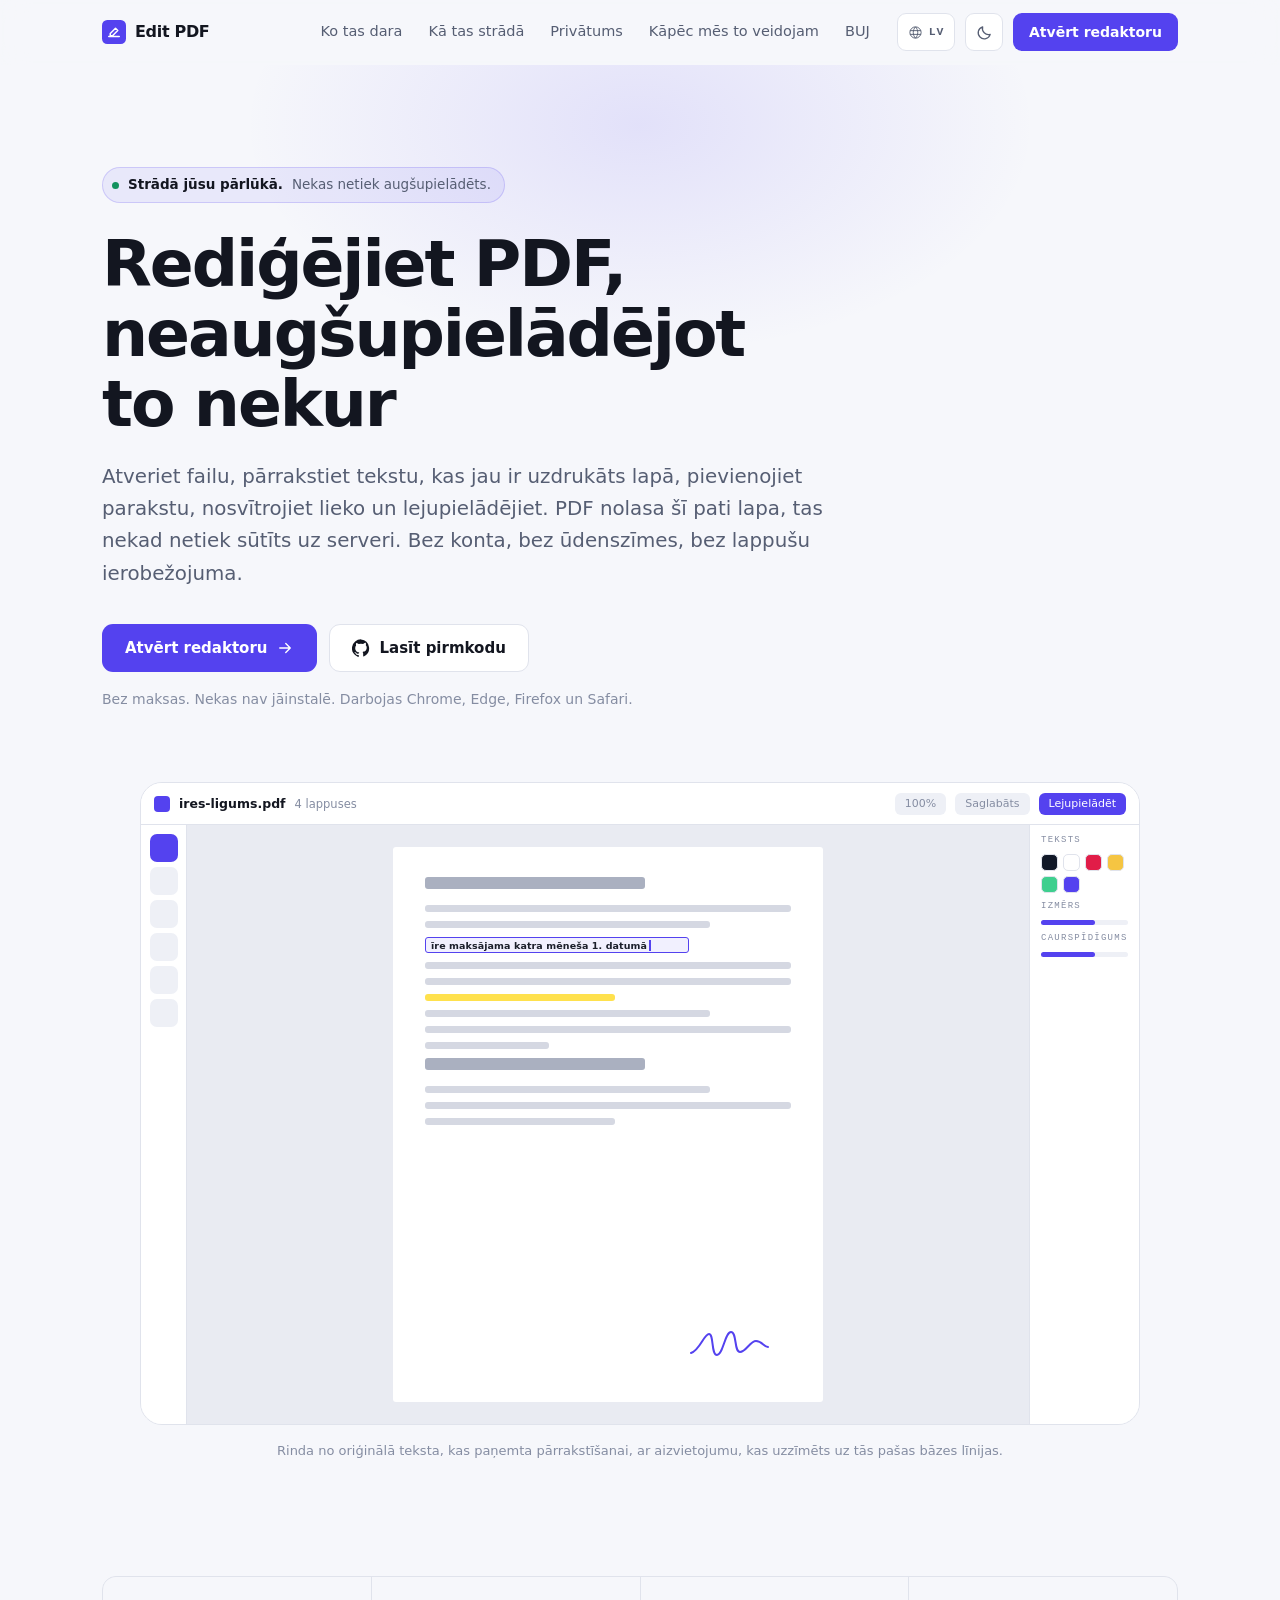
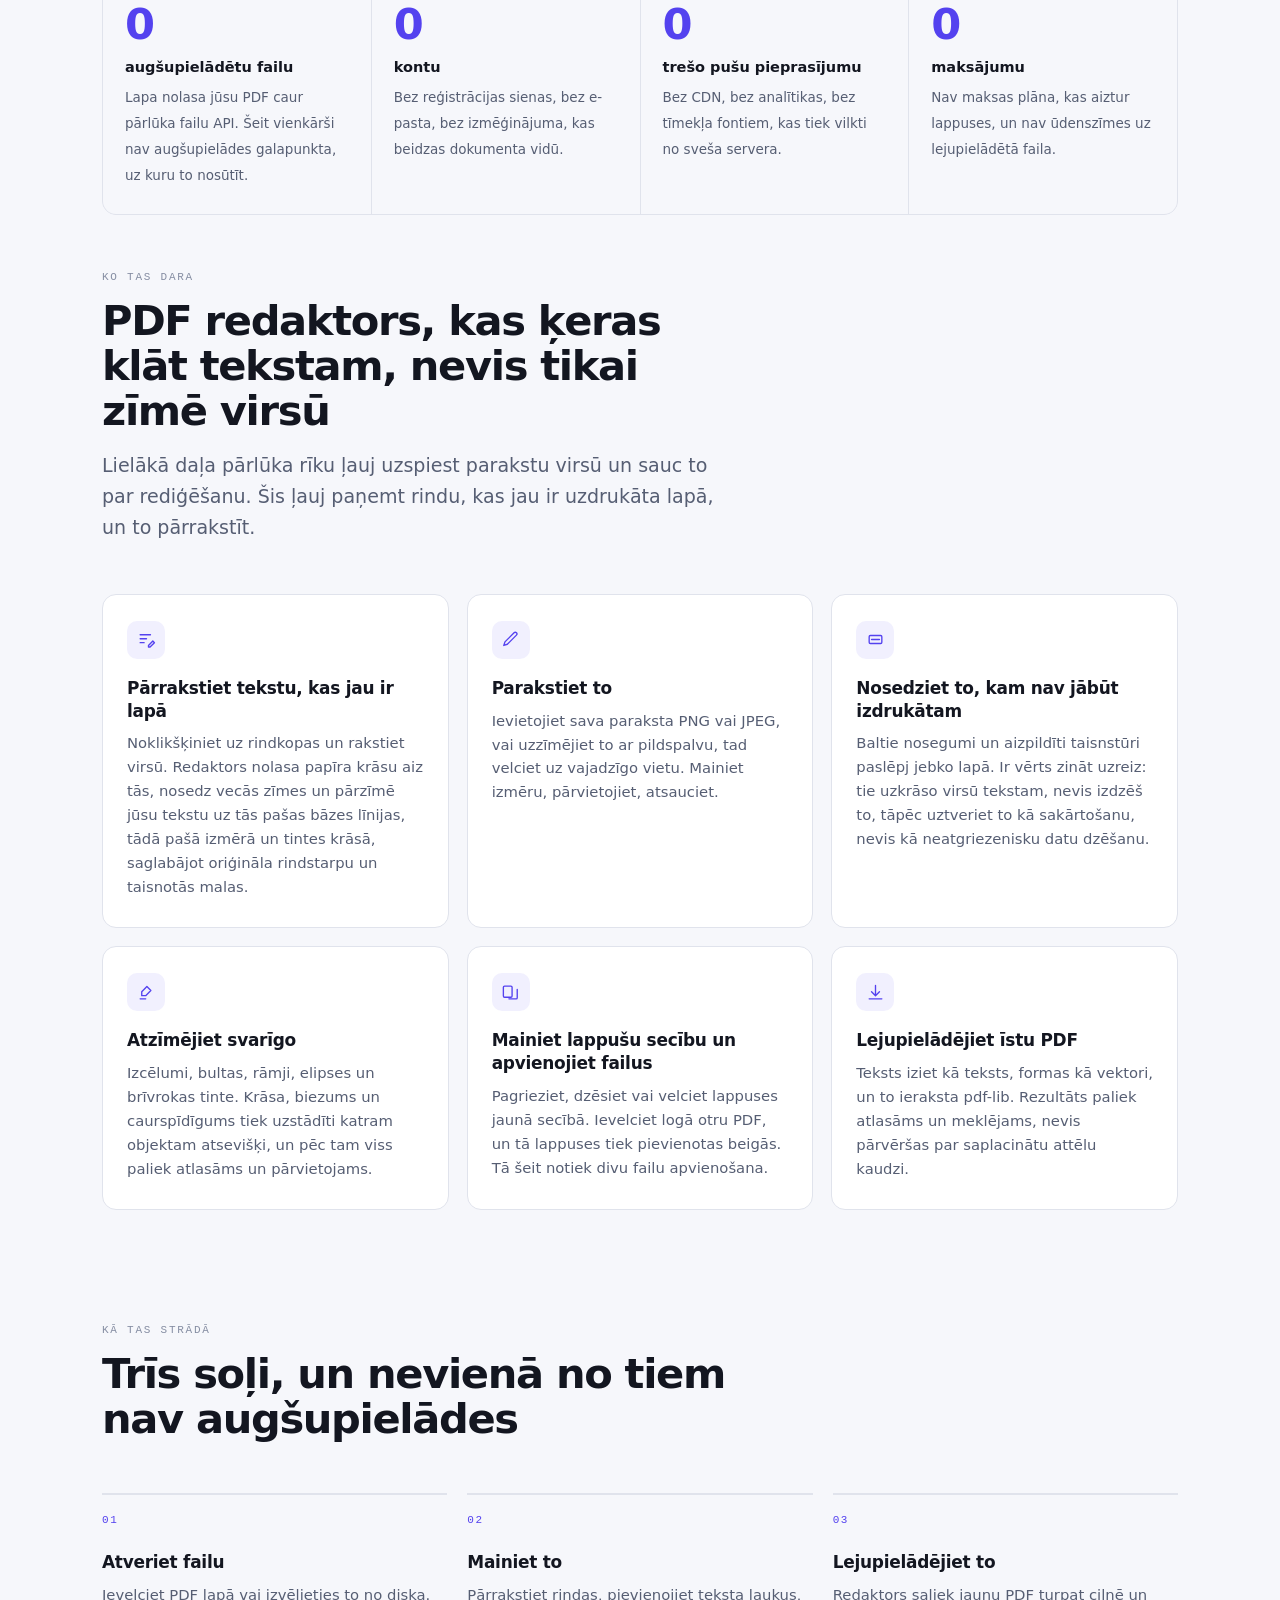
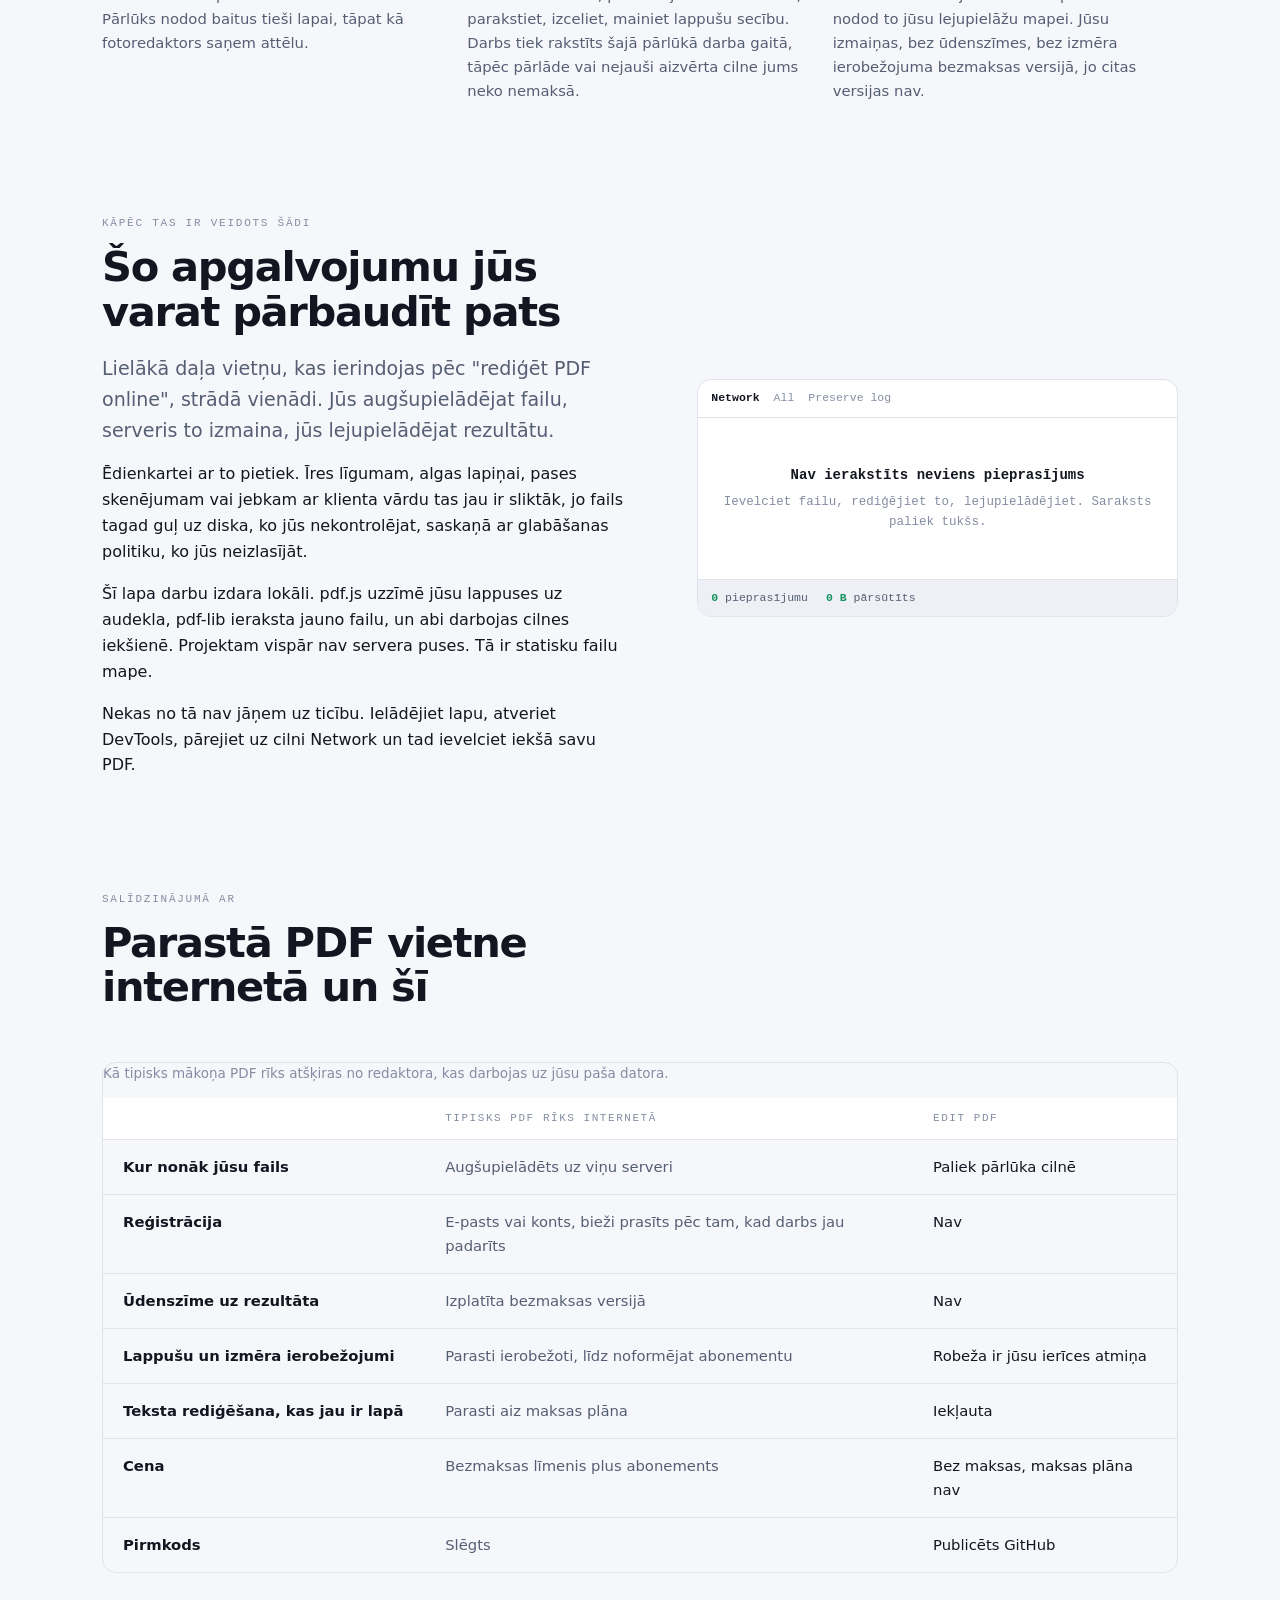
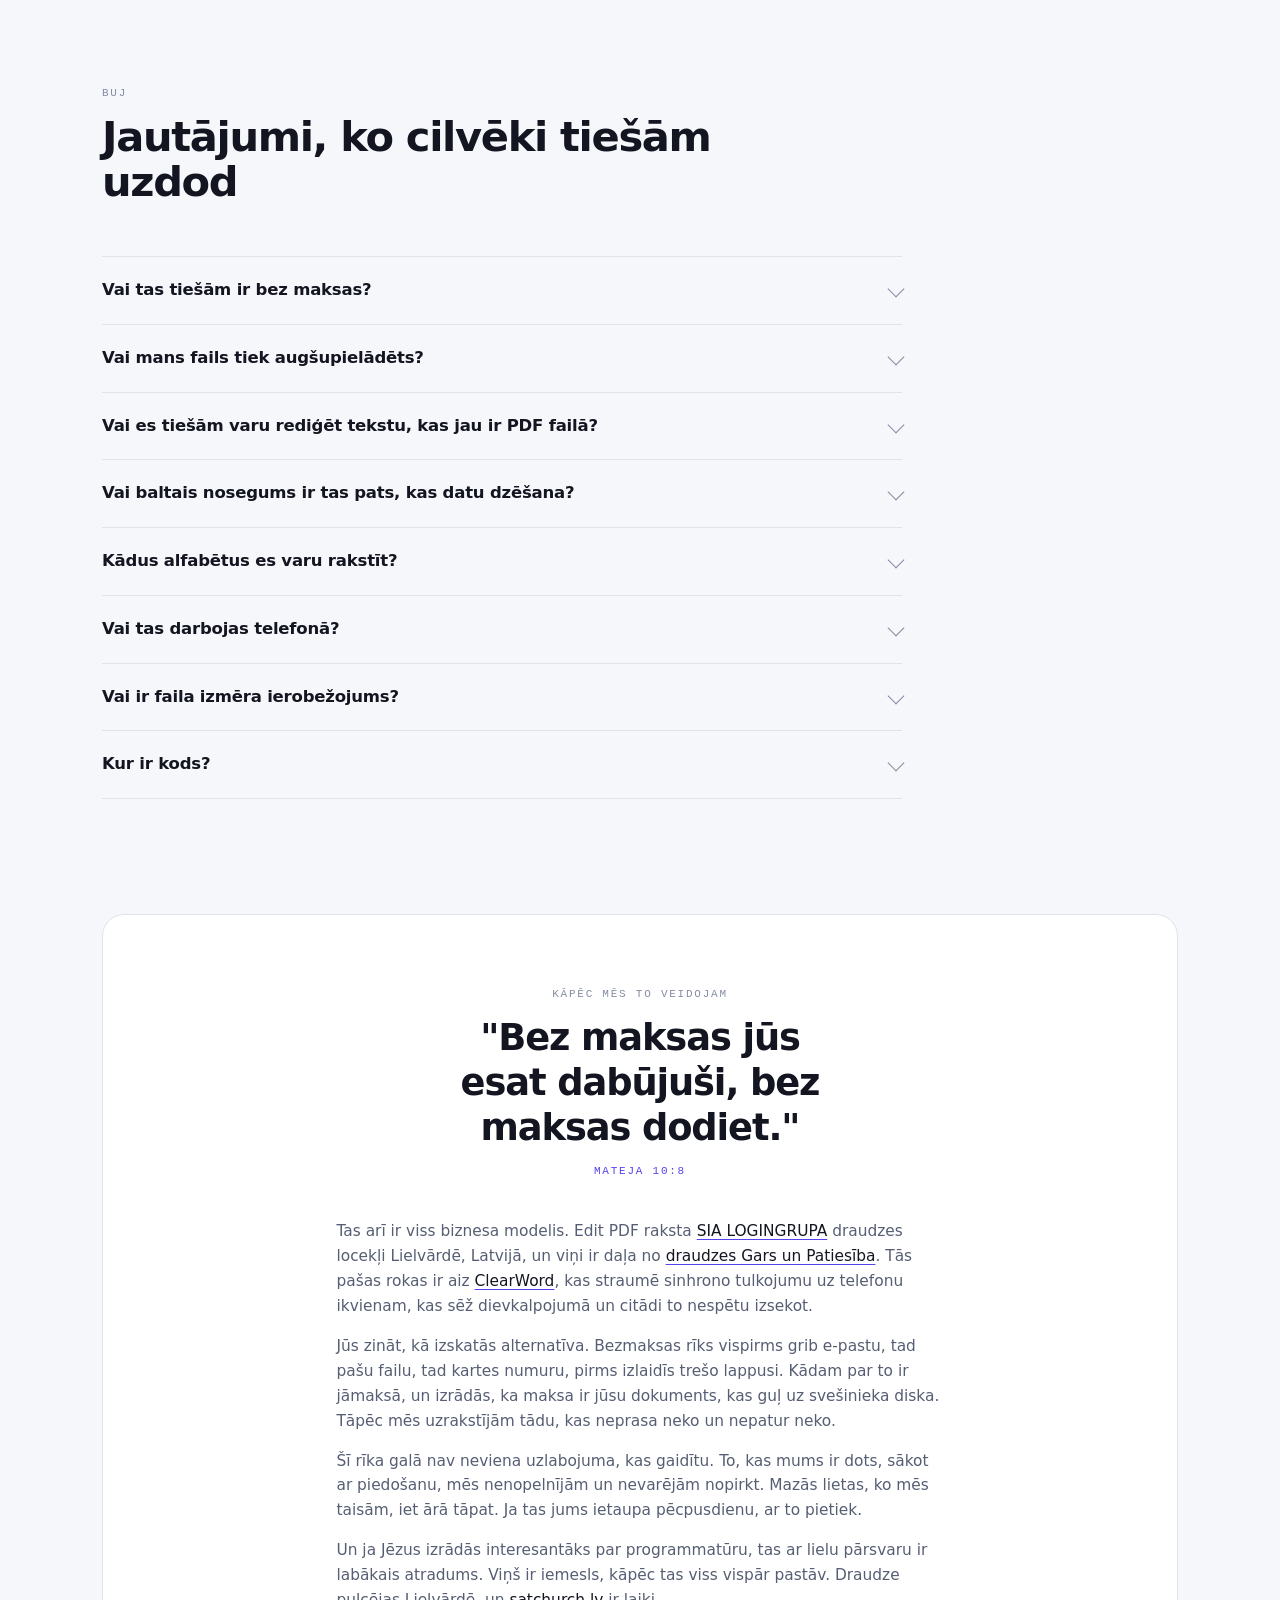
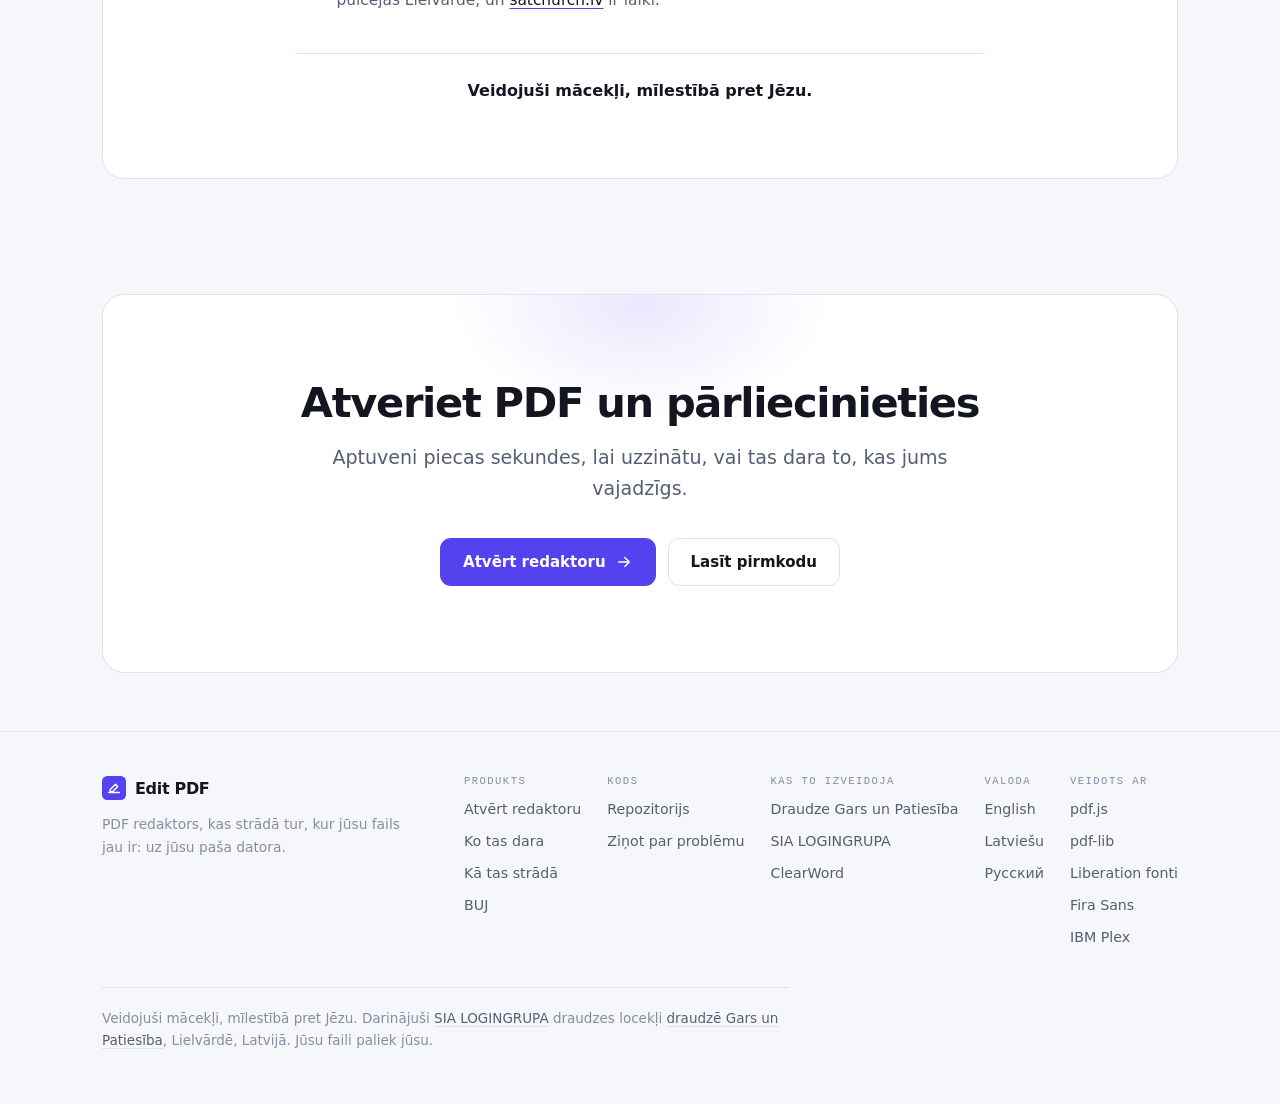
<file: lv/index.html>
<!doctype html>
<html lang="lv">
<head>
<meta charset="utf-8">
<meta name="viewport" content="width=device-width, initial-scale=1, viewport-fit=cover">
<title>Rediģēt PDF bezmaksas - PDF redaktors pārlūkā</title>
<meta name="description" content="Bezmaksas PDF redaktors, kas strādā jūsu pārlūkā. Pārrakstiet tekstu, kas jau ir lapā, parakstiet un lejupielādējiet. Bez augšupielādes un konta.">
<meta name="color-scheme" content="light dark">
<meta name="robots" content="index,follow,max-image-preview:large,max-snippet:-1">
<link rel="canonical" href="https://pdfeditor.kingdom.lv/lv/">

<link rel="alternate" hreflang="en-GB" href="https://pdfeditor.kingdom.lv/">
<link rel="alternate" hreflang="lv" href="https://pdfeditor.kingdom.lv/lv/">
<link rel="alternate" hreflang="ru" href="https://pdfeditor.kingdom.lv/ru/">
<link rel="alternate" hreflang="x-default" href="https://pdfeditor.kingdom.lv/">

<meta property="og:type" content="website">
<meta property="og:site_name" content="Edit PDF">
<meta property="og:locale" content="lv_LV">
<meta property="og:locale:alternate" content="en_GB">
<meta property="og:locale:alternate" content="ru_RU">
<meta property="og:url" content="https://pdfeditor.kingdom.lv/lv/">
<meta property="og:title" content="Rediģējiet PDF, neaugšupielādējot to nekur">
<meta property="og:description" content="Bezmaksas PDF redaktors, kas strādā jūsu pārlūka cilnē. Pārrakstiet tekstu, kas jau ir uzdrukāts lapā, parakstiet un lejupielādējiet. Bez konta un ūdenszīmes.">
<meta property="og:image" content="https://pdfeditor.kingdom.lv/assets/img/og.jpg">
<meta property="og:image:secure_url" content="https://pdfeditor.kingdom.lv/assets/img/og.jpg">
<meta property="og:image:type" content="image/jpeg">
<meta property="og:image:width" content="1200">
<meta property="og:image:height" content="630">
<meta property="og:image:alt" content="Edit PDF: PDF redaktors, kas strādā pārlūkā un neko neaugšupielādē.">
<meta name="twitter:card" content="summary_large_image">
<meta name="twitter:title" content="Rediģējiet PDF, neaugšupielādējot to nekur">
<meta name="twitter:description" content="Bezmaksas PDF redaktors, kas strādā jūsu pārlūka cilnē. Pārrakstiet tekstu, kas jau ir uzdrukāts lapā, parakstiet un lejupielādējiet. Bez konta un ūdenszīmes.">
<meta name="twitter:image" content="https://pdfeditor.kingdom.lv/assets/img/og.jpg">
<meta name="twitter:image:alt" content="Edit PDF: PDF redaktors, kas strādā pārlūkā un neko neaugšupielādē.">

<link rel="icon" href="../assets/img/icon.svg" type="image/svg+xml">
<link rel="apple-touch-icon" href="../assets/img/apple-touch-icon.png">
<script src="../assets/js/i18n.js"></script>
<script src="../assets/js/theme.js"></script>
<link rel="stylesheet" href="../assets/css/theme.css">
<link rel="stylesheet" href="../assets/css/site.css">
<noscript><style>[data-reveal]{opacity:1;transform:none}</style></noscript>
</head>
<body>

<!--
     ██╗  ██╗██╗███╗   ██╗ ██████╗     ██████╗ ███████╗
     ██║ ██╔╝██║████╗  ██║██╔════╝    ██╔═══██╗██╔════╝
     █████╔╝ ██║██╔██╗ ██║██║  ███╗   ██║   ██║█████╗
     ██╔═██╗ ██║██║╚██╗██║██║   ██║   ██║   ██║██╔══╝
     ██║  ██╗██║██║ ╚████║╚██████╔╝   ╚██████╔╝██║
     ╚═╝  ╚═╝╚═╝╚═╝  ╚═══╝ ╚═════╝     ╚═════╝ ╚═╝

     ██╗  ██╗██╗███╗   ██╗ ██████╗ ███████╗
     ██║ ██╔╝██║████╗  ██║██╔════╝ ██╔════╝
     █████╔╝ ██║██╔██╗ ██║██║  ███╗███████╗
     ██╔═██╗ ██║██║╚██╗██║██║   ██║╚════██║
     ██║  ██╗██║██║ ╚████║╚██████╔╝███████║
     ╚═╝  ╚═╝╚═╝╚═╝  ╚═══╝ ╚═════╝ ╚══════╝


        JĒZUS KRISTUS NO NĀCARETES IR ĶĒNIŅU ĶĒNIŅŠ


     "Uz Viņa tērpa, proti, sānos, ir rakstīts vārds:
      ķēniņu Ķēniņš un kungu Kungs."
                                        Atklāsmes grāmata 19:16

     Šis redaktors ir bez maksas, jo bez maksas saņēmām arī mēs.
                                                    Mateja 10:8

     Draudze Gars un Patiesība, Lielvārde          satchurch.lv
     SIA LOGINGRUPA                               logingrupa.lv

     Tagad izlasiet pārējo pirmkodu. Nekas šeit neaugšupielādē jūsu failu.
-->

<a class="skip" href="#main">Pāriet uz saturu</a>

<nav class="site-nav" aria-label="Galvenā">
  <div class="wrap nav-inner">
    <a class="brand" href="./">
      <svg class="brand-mark" viewBox="0 0 32 32" aria-hidden="true"><rect width="32" height="32" rx="7"/><path d="M9 22h14M11 18l7-7 3 3-7 7h-3z"/></svg>
      <span>Edit&nbsp;PDF</span>
    </a>
    <div class="nav-links">
      <a href="#what-it-does">Ko tas dara</a>
      <a href="#how-it-works">Kā tas strādā</a>
      <a href="#privacy">Privātums</a>
      <a href="#why-we-build">Kāpēc mēs to veidojam</a>
      <a href="#faq">BUJ</a>
    </div>
    <details class="lang">
      <summary data-i18n-label="nav.language" aria-label="Valoda">
        <svg viewBox="0 0 24 24" aria-hidden="true"><circle cx="12" cy="12" r="9"/><path d="M3.3 9h17.4M3.3 15h17.4M12 3c-2.4 2.5-3.6 5.5-3.6 9s1.2 6.5 3.6 9c2.4-2.5 3.6-5.5 3.6-9S14.4 5.5 12 3z"/></svg>
        <b>LV</b>
      </summary>
      <div class="lang-menu">
        <a href="../" hreflang="en-GB" lang="en-GB">English</a>
        <a href="./" hreflang="lv" lang="lv" aria-current="page">Latviešu</a>
        <a href="../ru/" hreflang="ru" lang="ru">Русский</a>
      </div>
    </details>
    <button class="icon-button" type="button" data-theme-toggle data-i18n-label="theme.toggle" aria-label="Pārslēgt tēmu">
      <svg class="icon-sun" viewBox="0 0 24 24" aria-hidden="true"><circle cx="12" cy="12" r="4"/><path d="M12 2.5v2M12 19.5v2M4.6 4.6l1.4 1.4M18 18l1.4 1.4M2.5 12h2M19.5 12h2M4.6 19.4L6 18M18 6l1.4-1.4"/></svg>
      <svg class="icon-moon" viewBox="0 0 24 24" aria-hidden="true"><path d="M20 14.6A8.6 8.6 0 0 1 9.4 4 8.6 8.6 0 1 0 20 14.6z"/></svg>
    </button>
    <a class="button button-primary button-sm" href="app/">Atvērt redaktoru</a>
  </div>
</nav>

<main id="main">

  <!-- ---------- hero ---------- -->
  <section class="hero">
    <div class="hero-glow" aria-hidden="true"></div>
    <div class="wrap">
      <div class="hero-copy">
        <p class="eyebrow"><span class="pulse" aria-hidden="true"></span> <b>Strādā jūsu pārlūkā.</b> Nekas netiek augšupielādēts.</p>
        <h1>Rediģējiet PDF, neaugšupielādējot to nekur</h1>
        <p class="lead">Atveriet failu, pārrakstiet tekstu, kas jau ir uzdrukāts lapā, pievienojiet parakstu, nosvītrojiet lieko un lejupielādējiet. PDF nolasa šī pati lapa, tas nekad netiek sūtīts uz serveri. Bez konta, bez ūdenszīmes, bez lappušu ierobežojuma.</p>
        <div class="cta-row">
          <a class="button button-primary" href="app/">
            Atvērt redaktoru
            <svg viewBox="0 0 24 24" aria-hidden="true"><path d="M5 12h13M13 6l6 6-6 6"/></svg>
          </a>
          <a class="button button-quiet" href="https://github.com/logingrupa/free-pdf-editor" rel="noopener">
            <svg class="icon-fill" viewBox="0 0 24 24" aria-hidden="true"><path d="M12 .5a12 12 0 0 0-3.8 23.4c.6.1.8-.3.8-.6v-2c-3.3.7-4-1.6-4-1.6-.6-1.4-1.4-1.8-1.4-1.8-1.1-.7.1-.7.1-.7 1.2.1 1.8 1.2 1.8 1.2 1.1 1.8 2.8 1.3 3.5 1 .1-.8.4-1.3.8-1.6-2.7-.3-5.5-1.3-5.5-5.9 0-1.3.5-2.4 1.2-3.2-.1-.3-.5-1.5.1-3.2 0 0 1-.3 3.3 1.2a11.5 11.5 0 0 1 6 0C17.3 4.7 18.3 5 18.3 5c.6 1.7.2 2.9.1 3.2.8.8 1.2 1.9 1.2 3.2 0 4.6-2.8 5.6-5.5 5.9.4.4.8 1.1.8 2.2v3.3c0 .3.2.7.8.6A12 12 0 0 0 12 .5z"/></svg>
            Lasīt pirmkodu
          </a>
        </div>
        <p class="cta-note">Bez maksas. Nekas nav jāinstalē. Darbojas Chrome, Edge, Firefox un Safari.</p>
      </div>

      <!-- bespoke mockup of the editor, drawn in CSS so it themes with the page -->
      <figure class="mock" data-reveal>
        <div class="mock-frame">
        <div class="mock-bar">
          <span class="mock-mark" aria-hidden="true"></span>
          <span class="mock-file">ires-ligums.pdf</span>
          <span class="mock-meta">4 lappuses</span>
          <span class="spacer"></span>
          <span class="mock-pill">100%</span>
          <span class="mock-pill">Saglabāts</span>
          <span class="mock-pill on">Lejupielādēt</span>
        </div>
        <div class="mock-body">
          <div class="mock-rail" aria-hidden="true">
            <i class="mock-tool on"></i><i class="mock-tool"></i><i class="mock-tool"></i>
            <i class="mock-tool"></i><i class="mock-tool"></i><i class="mock-tool"></i>
          </div>
          <div class="mock-stage">
            <div class="mock-page" aria-hidden="true">
              <span class="mock-line head"></span>
              <span class="mock-line"></span>
              <span class="mock-line mid"></span>
              <span class="mock-edit"><span>īre maksājama katra mēneša 1. datumā</span><i class="mock-caret"></i></span>
              <span class="mock-line"></span>
              <span class="mock-line"></span>
              <span class="mock-line mark short"></span>
              <span class="mock-line mid"></span>
              <span class="mock-line"></span>
              <span class="mock-line tiny"></span>
              <span class="mock-line head"></span>
              <span class="mock-line mid"></span>
              <span class="mock-line"></span>
              <span class="mock-line short"></span>
              <span class="mock-sign">
                <svg viewBox="0 0 104 38"><path d="M4 27c9-3 13-19 18-19s2 21 8 21 8-23 14-23 3 20 9 20 10-11 16-11 8 6 12 6"/></svg>
              </span>
            </div>
          </div>
          <div class="mock-props" aria-hidden="true">
            <span class="mock-label">Teksts</span>
            <div class="mock-swatches">
              <i style="background:#111827"></i><i style="background:#fff"></i><i style="background:#e11d48"></i>
              <i style="background:#f5c542"></i><i style="background:#3ecf8e"></i><i style="background:#5442ef"></i>
            </div>
            <span class="mock-label">Izmērs</span>
            <div class="mock-slider"></div>
            <span class="mock-label">Caurspīdīgums</span>
            <div class="mock-slider"></div>
          </div>
        </div>
        </div>
        <figcaption class="mock-caption">Rinda no oriģinālā teksta, kas paņemta pārrakstīšanai, ar aizvietojumu, kas uzzīmēts uz tās pašas bāzes līnijas.</figcaption>
      </figure>

      <!-- the four zeros -->
      <div class="zeros" data-reveal>
        <div class="zero">
          <b>0</b>
          <strong>augšupielādētu failu</strong>
          <span>Lapa nolasa jūsu PDF caur pārlūka failu API. Šeit vienkārši nav augšupielādes galapunkta, uz kuru to nosūtīt.</span>
        </div>
        <div class="zero">
          <b>0</b>
          <strong>kontu</strong>
          <span>Bez reģistrācijas sienas, bez e-pasta, bez izmēģinājuma, kas beidzas dokumenta vidū.</span>
        </div>
        <div class="zero">
          <b>0</b>
          <strong>trešo pušu pieprasījumu</strong>
          <span>Bez CDN, bez analītikas, bez tīmekļa fontiem, kas tiek vilkti no sveša servera.</span>
        </div>
        <div class="zero">
          <b>0</b>
          <strong>maksājumu</strong>
          <span>Nav maksas plāna, kas aiztur lappuses, un nav ūdenszīmes uz lejupielādētā faila.</span>
        </div>
      </div>
    </div>
  </section>

  <!-- ---------- features ---------- -->
  <section class="section" id="what-it-does">
    <div class="wrap">
      <div class="section-head" data-reveal>
        <p class="kicker">Ko tas dara</p>
        <h2>PDF redaktors, kas ķeras klāt tekstam, nevis tikai zīmē virsū</h2>
        <p class="lead">Lielākā daļa pārlūka rīku ļauj uzspiest parakstu virsū un sauc to par rediģēšanu. Šis ļauj paņemt rindu, kas jau ir uzdrukāta lapā, un to pārrakstīt.</p>
      </div>

      <div class="cards" data-reveal>
        <article class="card">
          <div class="card-icon"><svg viewBox="0 0 24 24" aria-hidden="true"><path d="M4 6h13M4 11h8M4 16h5"/><path d="M14.5 19.5l5.5-5.5 2 2-5.5 5.5H14.5z"/></svg></div>
          <h3>Pārrakstiet tekstu, kas jau ir lapā</h3>
          <p>Noklikšķiniet uz rindkopas un rakstiet virsū. Redaktors nolasa papīra krāsu aiz tās, nosedz vecās zīmes un pārzīmē jūsu tekstu uz tās pašas bāzes līnijas, tādā pašā izmērā un tintes krāsā, saglabājot oriģināla rindstarpu un taisnotās malas.</p>
        </article>

        <article class="card">
          <div class="card-icon"><svg viewBox="0 0 24 24" aria-hidden="true"><path d="M16.5 3.5a2.12 2.12 0 0 1 3 3L8 18l-4.5 1.5L5 15 16.5 3.5z"/></svg></div>
          <h3>Parakstiet to</h3>
          <p>Ievietojiet sava paraksta PNG vai JPEG, vai uzzīmējiet to ar pildspalvu, tad velciet uz vajadzīgo vietu. Mainiet izmēru, pārvietojiet, atsauciet.</p>
        </article>

        <article class="card">
          <div class="card-icon"><svg viewBox="0 0 24 24" aria-hidden="true"><rect x="4" y="7" width="16" height="10" rx="1.5"/><path d="M7 12h10"/></svg></div>
          <h3>Nosedziet to, kam nav jābūt izdrukātam</h3>
          <p>Baltie nosegumi un aizpildīti taisnstūri paslēpj jebko lapā. Ir vērts zināt uzreiz: tie uzkrāso virsū tekstam, nevis izdzēš to, tāpēc uztveriet to kā sakārtošanu, nevis kā neatgriezenisku datu dzēšanu.</p>
        </article>

        <article class="card">
          <div class="card-icon"><svg viewBox="0 0 24 24" aria-hidden="true"><path d="M4 20h7"/><path d="M12.5 4.5l5 5-6.5 6.5H6v-5l6.5-6.5z"/></svg></div>
          <h3>Atzīmējiet svarīgo</h3>
          <p>Izcēlumi, bultas, rāmji, elipses un brīvrokas tinte. Krāsa, biezums un caurspīdīgums tiek uzstādīti katram objektam atsevišķi, un pēc tam viss paliek atlasāms un pārvietojams.</p>
        </article>

        <article class="card">
          <div class="card-icon"><svg viewBox="0 0 24 24" aria-hidden="true"><rect x="3" y="4" width="11" height="14" rx="1.5"/><path d="M10 20h9a1.5 1.5 0 0 0 1.5-1.5V8"/></svg></div>
          <h3>Mainiet lappušu secību un apvienojiet failus</h3>
          <p>Pagrieziet, dzēsiet vai velciet lappuses jaunā secībā. Ievelciet logā otru PDF, un tā lappuses tiek pievienotas beigās. Tā šeit notiek divu failu apvienošana.</p>
        </article>

        <article class="card">
          <div class="card-icon"><svg viewBox="0 0 24 24" aria-hidden="true"><path d="M12 3v12M7 11l5 5 5-5M4 20h16"/></svg></div>
          <h3>Lejupielādējiet īstu PDF</h3>
          <p>Teksts iziet kā teksts, formas kā vektori, un to ieraksta pdf-lib. Rezultāts paliek atlasāms un meklējams, nevis pārvēršas par saplacinātu attēlu kaudzi.</p>
        </article>
      </div>
    </div>
  </section>

  <!-- ---------- how it works ---------- -->
  <section class="section" id="how-it-works">
    <div class="wrap">
      <div class="section-head" data-reveal>
        <p class="kicker">Kā tas strādā</p>
        <h2>Trīs soļi, un nevienā no tiem nav augšupielādes</h2>
      </div>

      <div class="steps" data-reveal>
        <div class="step">
          <h3>Atveriet failu</h3>
          <p>Ievelciet PDF lapā vai izvēlieties to no diska. Pārlūks nodod baitus tieši lapai, tāpat kā fotoredaktors saņem attēlu.</p>
        </div>
        <div class="step">
          <h3>Mainiet to</h3>
          <p>Pārrakstiet rindas, pievienojiet teksta laukus, parakstiet, izceliet, mainiet lappušu secību. Darbs tiek rakstīts šajā pārlūkā darba gaitā, tāpēc pārlāde vai nejauši aizvērta cilne jums neko nemaksā.</p>
        </div>
        <div class="step">
          <h3>Lejupielādējiet to</h3>
          <p>Redaktors saliek jaunu PDF turpat cilnē un nodod to jūsu lejupielāžu mapei. Jūsu izmaiņas, bez ūdenszīmes, bez izmēra ierobežojuma bezmaksas versijā, jo citas versijas nav.</p>
        </div>
      </div>
    </div>
  </section>

  <!-- ---------- privacy ---------- -->
  <section class="section" id="privacy">
    <div class="wrap">
      <div class="proof" data-reveal>
        <div class="proof-copy">
          <p class="kicker">Kāpēc tas ir veidots šādi</p>
          <h2>Šo apgalvojumu jūs varat pārbaudīt pats</h2>
          <p class="lead">Lielākā daļa vietņu, kas ierindojas pēc "rediģēt PDF online", strādā vienādi. Jūs augšupielādējat failu, serveris to izmaina, jūs lejupielādējat rezultātu.</p>
          <p>Ēdienkartei ar to pietiek. Īres līgumam, algas lapiņai, pases skenējumam vai jebkam ar klienta vārdu tas jau ir sliktāk, jo fails tagad guļ uz diska, ko jūs nekontrolējat, saskaņā ar glabāšanas politiku, ko jūs neizlasījāt.</p>
          <p>Šī lapa darbu izdara lokāli. pdf.js uzzīmē jūsu lappuses uz audekla, pdf-lib ieraksta jauno failu, un abi darbojas cilnes iekšienē. Projektam vispār nav servera puses. Tā ir statisku failu mape.</p>
          <p>Nekas no tā nav jāņem uz ticību. Ielādējiet lapu, atveriet DevTools, pārejiet uz cilni Network un tad ievelciet iekšā savu PDF.</p>
        </div>

        <div class="netpanel" role="img" aria-label="Pārlūka tīkla panelis, kurā PDF rediģēšanas laikā nav ierakstīts neviens pieprasījums.">
          <div class="netpanel-bar"><b>Network</b><span>All</span><span>Preserve log</span></div>
          <div class="netpanel-body">
            <strong>Nav ierakstīts neviens pieprasījums</strong>
            Ievelciet failu, rediģējiet to, lejupielādējiet. Saraksts paliek tukšs.
          </div>
          <div class="netpanel-foot"><span><b>0</b> pieprasījumu</span><span><b>0 B</b> pārsūtīts</span></div>
        </div>
      </div>
    </div>
  </section>

  <!-- ---------- comparison ---------- -->
  <section class="section" id="compared">
    <div class="wrap">
      <div class="section-head" data-reveal>
        <p class="kicker">Salīdzinājumā ar</p>
        <h2>Parastā PDF vietne internetā un šī</h2>
      </div>

      <div class="table-scroll" data-reveal>
        <table>
          <caption>Kā tipisks mākoņa PDF rīks atšķiras no redaktora, kas darbojas uz jūsu paša datora.</caption>
          <thead>
            <tr><th scope="col">&nbsp;</th><th scope="col">Tipisks PDF rīks internetā</th><th scope="col">Edit PDF</th></tr>
          </thead>
          <tbody>
            <tr><th scope="row">Kur nonāk jūsu fails</th><td>Augšupielādēts uz viņu serveri</td><td class="mine">Paliek pārlūka cilnē</td></tr>
            <tr><th scope="row">Reģistrācija</th><td>E-pasts vai konts, bieži prasīts pēc tam, kad darbs jau padarīts</td><td class="mine">Nav</td></tr>
            <tr><th scope="row">Ūdenszīme uz rezultāta</th><td>Izplatīta bezmaksas versijā</td><td class="mine">Nav</td></tr>
            <tr><th scope="row">Lappušu un izmēra ierobežojumi</th><td>Parasti ierobežoti, līdz noformējat abonementu</td><td class="mine">Robeža ir jūsu ierīces atmiņa</td></tr>
            <tr><th scope="row">Teksta rediģēšana, kas jau ir lapā</th><td>Parasti aiz maksas plāna</td><td class="mine">Iekļauta</td></tr>
            <tr><th scope="row">Cena</th><td>Bezmaksas līmenis plus abonements</td><td class="mine">Bez maksas, maksas plāna nav</td></tr>
            <tr><th scope="row">Pirmkods</th><td>Slēgts</td><td class="mine">Publicēts GitHub</td></tr>
          </tbody>
        </table>
      </div>
    </div>
  </section>

  <!-- ---------- faq ---------- -->
  <section class="section" id="faq">
    <div class="wrap">
      <div class="section-head" data-reveal>
        <p class="kicker">BUJ</p>
        <h2>Jautājumi, ko cilvēki tiešām uzdod</h2>
      </div>

      <div class="faq" data-reveal>
        <details>
          <summary>Vai tas tiešām ir bez maksas?</summary>
          <div class="faq-answer"><p>Jā. Nav maksas plāna, izmēģinājuma vai konta. Tā ir statiska lapa, tāpēc tās uzturēšana maksā tikai dažu failu hostingu.</p></div>
        </details>
        <details>
          <summary>Vai mans fails tiek augšupielādēts?</summary>
          <div class="faq-answer"><p>Nē. Lapa nolasa jūsu PDF caur pārlūka failu API un jauno failu ieraksta tajā pašā cilnē. Kodā nekur nav augšupielādes galapunkta. Atveriet DevTools cilni Network un vērojiet, kā tā paliek tukša, kamēr jūs strādājat.</p></div>
        </details>
        <details>
          <summary>Vai es tiešām varu rediģēt tekstu, kas jau ir PDF failā?</summary>
          <div class="faq-answer">
            <p>Jā, ar vienu niansi, ko ir vērts saprast. PDF zīmes tiek zīmētas no iegultiem fontiem, kas parasti ir apcirpti un ar privātu kodējumu, tāpēc pārrakstīt sākotnējo satura plūsmu pārlūkā nav reāli.</p>
            <p>Redaktors dara to, ko dara darbvirsmas rīki. Tas nosedz veco rindu ar papīra krāsu, kas nolasīta no pašas lapas, un tad uzzīmē virsū jūsu aizvietojumu uz tās pašas bāzes līnijas, tādā pašā izmērā un tintes krāsā, izmantojot komplektā iekļauto Unicode fontu. Priekšskatījums ekrānā un lejupielādētais fails izmanto vienu un to pašu rindu laušanas kodu, tāpēc tie sakrīt.</p>
          </div>
        </details>
        <details>
          <summary>Vai baltais nosegums ir tas pats, kas datu dzēšana?</summary>
          <div class="faq-answer"><p>Nē, un atšķirībai ir nozīme. Baltie nosegumi un taisnstūri uzkrāso virsū lapai. Sākotnējie teksta objekti joprojām ir failā, un teksta izvilcējs var tos izvilkt atpakaļ. Ja jums vajadzīga īsta datu dzēšana juridiskiem vai medicīniskiem nolūkiem, izmantojiet rīku, kas saturu izņem, nevis tādu, kas to nosedz.</p></div>
        </details>
        <details>
          <summary>Kādus alfabētus es varu rakstīt?</summary>
          <div class="faq-answer"><p>Kopā ar redaktoru nāk sešas fontu saimes: Liberation Sans, Serif un Mono, Fira Sans piecos biezumos, IBM Plex Serif četros un IBM Plex Mono, visas ar kursīvu. Liberation burtu platumi sakrīt ar Arial, Helvetica, Times New Roman un Courier New, tāpēc pārrakstīta rinda saglabā oriģināla atstarpes, un tikai šī saime tiek automātiski piemeklēta tekstam, kas jau ir lapā. Katrs fonts aptver paplašināto latīņu alfabētu un kirilicu, tāpēc latviešu, poļu, čehu un krievu valoda ievadās un eksportējas pareizi. Fonts tiek lejupielādēts tikai tad, kad to izvēlaties.</p></div>
        </details>
        <details>
          <summary>Vai tas darbojas telefonā?</summary>
          <div class="faq-answer"><p>Jā. Šaurā ekrānā rīku josla pārvietojas uz ekrāna apakšu. Precīzs darbs ar pirkstu joprojām ir neērts, tāpēc parakstīšanai patīkamāks ir planšetdators ar irbuli.</p></div>
        </details>
        <details>
          <summary>Vai ir faila izmēra ierobežojums?</summary>
          <div class="faq-answer"><p>Tikai tas, ko spēj jūsu ierīce. Viss dzīvo cilnē, tāpēc 300 lappušu skenējums būs lēnāks nekā 3 lappušu rēķins, un ļoti vecam telefonam lielam failam var pietrūkt atmiņas.</p></div>
        </details>
        <details>
          <summary>Kur ir kods?</summary>
          <div class="faq-answer"><p>GitHub, adresē <a href="https://github.com/logingrupa/free-pdf-editor" rel="noopener">github.com/logingrupa/free-pdf-editor</a>. Tas ir vienkāršs HTML, CSS un ES moduļi bez būvēšanas soļa, tāpēc tas, kas ir repozitorijā, ir tieši tas, kas darbojas jūsu pārlūkā.</p></div>
        </details>
      </div>
    </div>
  </section>

  <!-- ---------- why we build ---------- -->
  <section class="section" id="why-we-build">
    <div class="wrap">
      <div class="creed" data-reveal>
        <p class="kicker">Kāpēc mēs to veidojam</p>

        <blockquote class="verse">
          <p>"Bez maksas jūs esat dabūjuši, bez maksas dodiet."</p>
          <cite>Mateja 10:8</cite>
        </blockquote>

        <div class="creed-copy">
          <p>Tas arī ir viss biznesa modelis. Edit PDF raksta
            <a href="https://logingrupa.lv/" rel="noopener">SIA LOGINGRUPA</a> draudzes locekļi Lielvārdē, Latvijā,
            un viņi ir daļa no <a href="https://satchurch.lv/" rel="noopener">draudzes Gars un Patiesība</a>. Tās pašas
            rokas ir aiz <a href="https://sound.kingdom.lv/" rel="noopener">ClearWord</a>, kas straumē sinhrono tulkojumu
            uz telefonu ikvienam, kas sēž dievkalpojumā un citādi to nespētu izsekot.</p>

          <p>Jūs zināt, kā izskatās alternatīva. Bezmaksas rīks vispirms grib e-pastu, tad pašu failu, tad kartes
            numuru, pirms izlaidīs trešo lappusi. Kādam par to ir jāmaksā, un izrādās, ka maksa ir jūsu dokuments,
            kas guļ uz svešinieka diska. Tāpēc mēs uzrakstījām tādu, kas neprasa neko un nepatur neko.</p>

          <p>Šī rīka galā nav neviena uzlabojuma, kas gaidītu. To, kas mums ir dots, sākot ar piedošanu, mēs
            nenopelnījām un nevarējām nopirkt. Mazās lietas, ko mēs taisām, iet ārā tāpat. Ja tas jums ietaupa
            pēcpusdienu, ar to pietiek.</p>

          <p>Un ja Jēzus izrādās interesantāks par programmatūru, tas ar lielu pārsvaru ir labākais atradums. Viņš ir
            iemesls, kāpēc tas viss vispār pastāv. Draudze pulcējas Lielvārdē, un
            <a href="https://satchurch.lv/" rel="noopener">satchurch.lv</a> ir laiki.</p>
        </div>

        <p class="creed-sign">Veidojuši mācekļi, mīlestībā pret Jēzu.</p>
      </div>
    </div>
  </section>

  <!-- ---------- closing ---------- -->
  <section class="section">
    <div class="wrap">
      <div class="final" data-reveal>
        <h2>Atveriet PDF un pārliecinieties</h2>
        <p class="lead">Aptuveni piecas sekundes, lai uzzinātu, vai tas dara to, kas jums vajadzīgs.</p>
        <div class="cta-row">
          <a class="button button-primary" href="app/">
            Atvērt redaktoru
            <svg viewBox="0 0 24 24" aria-hidden="true"><path d="M5 12h13M13 6l6 6-6 6"/></svg>
          </a>
          <a class="button button-quiet" href="https://github.com/logingrupa/free-pdf-editor" rel="noopener">Lasīt pirmkodu</a>
        </div>
      </div>
    </div>
  </section>

</main>

<footer class="site-footer">
  <div class="wrap">
    <div class="footer-inner">
      <div>
        <a class="brand" href="./">
          <svg class="brand-mark" viewBox="0 0 32 32" aria-hidden="true"><rect width="32" height="32" rx="7"/><path d="M9 22h14M11 18l7-7 3 3-7 7h-3z"/></svg>
          <span>Edit&nbsp;PDF</span>
        </a>
        <p class="footer-note">PDF redaktors, kas strādā tur, kur jūsu fails jau ir: uz jūsu paša datora.</p>
      </div>

      <div class="footer-links">
        <div class="footer-col">
          <span>Produkts</span>
          <a href="app/">Atvērt redaktoru</a>
          <a href="#what-it-does">Ko tas dara</a>
          <a href="#how-it-works">Kā tas strādā</a>
          <a href="#faq">BUJ</a>
        </div>
        <div class="footer-col">
          <span>Kods</span>
          <a href="https://github.com/logingrupa/free-pdf-editor" rel="noopener">Repozitorijs</a>
          <a href="https://github.com/logingrupa/free-pdf-editor/issues" rel="noopener">Ziņot par problēmu</a>
        </div>
        <div class="footer-col">
          <span>Kas to izveidoja</span>
          <a href="https://satchurch.lv/" rel="noopener">Draudze Gars un Patiesība</a>
          <a href="https://logingrupa.lv/" rel="noopener">SIA LOGINGRUPA</a>
          <a href="https://sound.kingdom.lv/" rel="noopener">ClearWord</a>
        </div>
        <div class="footer-col">
          <span data-i18n="nav.language">Valoda</span>
          <a href="../" hreflang="en-GB" lang="en-GB">English</a>
          <a href="./" hreflang="lv" lang="lv" aria-current="page">Latviešu</a>
          <a href="../ru/" hreflang="ru" lang="ru">Русский</a>
        </div>
        <div class="footer-col">
          <span>Veidots ar</span>
          <a href="https://mozilla.github.io/pdf.js/" rel="noopener">pdf.js</a>
          <a href="https://pdf-lib.js.org/" rel="noopener">pdf-lib</a>
          <a href="https://github.com/liberationfonts/liberation-fonts" rel="noopener">Liberation fonti</a>
          <a href="https://github.com/mozilla/Fira" rel="noopener">Fira Sans</a>
          <a href="https://github.com/IBM/plex" rel="noopener">IBM Plex</a>
        </div>
      </div>
    </div>
    <p class="footer-bottom">
      Veidojuši mācekļi, mīlestībā pret Jēzu. Darinājuši
      <a href="https://logingrupa.lv/" rel="noopener">SIA LOGINGRUPA</a> draudzes locekļi
      <a href="https://satchurch.lv/" rel="noopener">draudzē Gars un Patiesība</a>,
      Lielvārdē, Latvijā. Jūsu faili paliek jūsu.
    </p>
  </div>
</footer>

<script type="module" src="../assets/js/site.js"></script>

<script type="application/ld+json">
{
  "@context": "https://schema.org",
  "@type": "SoftwareApplication",
  "name": "Edit PDF",
  "url": "https://pdfeditor.kingdom.lv/lv/",
  "inLanguage": "lv",
  "applicationCategory": "UtilitiesApplication",
  "applicationSubCategory": "PDF redaktors",
  "operatingSystem": "Jebkura ierīce ar mūsdienīgu tīmekļa pārlūku",
  "browserRequirements": "Nepieciešams JavaScript. Chrome, Edge, Firefox vai Safari.",
  "description": "PDF redaktors, kas pilnībā darbojas pārlūkā. Pārrakstiet tekstu, kas jau ir uzdrukāts lapā, parakstiet, atzīmējiet, mainiet lappušu secību un lejupielādējiet, neaugšupielādējot failu uz serveri.",
  "softwareHelp": "https://pdfeditor.kingdom.lv/lv/#faq",
  "isAccessibleForFree": true,
  "offers": { "@type": "Offer", "price": "0", "priceCurrency": "EUR" },
  "featureList": [
    "Rediģēt tekstu, kas jau ir uzdrukāts lapā",
    "Pievienot teksta laukus, brīvrokas tinti, izcēlumus, bultas un formas",
    "Ievietot parakstu vai attēlu",
    "Baltie nosegumi",
    "Pagriezt, dzēst, pārkārtot un apvienot lappuses",
    "Atsaukt un atcelt atsaukšanu ar automātisku lokālu saglabāšanu",
    "Eksportēt vektora PDF bez ūdenszīmes"
  ],
  "creator": {
    "@type": "Organization",
    "name": "SIA LOGINGRUPA",
    "url": "https://logingrupa.lv/",
    "sameAs": ["https://github.com/logingrupa", "https://sound.kingdom.lv/"],
    "location": {
      "@type": "Place",
      "address": { "@type": "PostalAddress", "addressLocality": "Lielvārde", "addressCountry": "LV" }
    }
  }
}
</script>

<script type="application/ld+json">
{
  "@context": "https://schema.org",
  "@type": "FAQPage",
  "inLanguage": "lv",
  "mainEntity": [
    {
      "@type": "Question",
      "name": "Vai tas tiešām ir bez maksas?",
      "acceptedAnswer": { "@type": "Answer", "text": "Jā. Nav maksas plāna, izmēģinājuma vai konta. Tā ir statiska lapa, tāpēc tās uzturēšana maksā tikai dažu failu hostingu." }
    },
    {
      "@type": "Question",
      "name": "Vai mans fails tiek augšupielādēts?",
      "acceptedAnswer": { "@type": "Answer", "text": "Nē. Lapa nolasa jūsu PDF caur pārlūka failu API un jauno failu ieraksta tajā pašā cilnē. Kodā nekur nav augšupielādes galapunkta. Atveriet DevTools cilni Network un vērojiet, kā tā paliek tukša, kamēr jūs strādājat." }
    },
    {
      "@type": "Question",
      "name": "Vai es tiešām varu rediģēt tekstu, kas jau ir PDF failā?",
      "acceptedAnswer": { "@type": "Answer", "text": "Jā, ar vienu niansi. PDF zīmes tiek zīmētas no iegultiem fontiem, kas parasti ir apcirpti un ar privātu kodējumu, tāpēc pārrakstīt sākotnējo satura plūsmu pārlūkā nav reāli. Redaktors nosedz veco rindu ar papīra krāsu, kas nolasīta no pašas lapas, un tad uzzīmē virsū jūsu aizvietojumu uz tās pašas bāzes līnijas, tādā pašā izmērā un tintes krāsā, izmantojot komplektā iekļauto Unicode fontu. Priekšskatījums un lejupielādētais fails izmanto vienu un to pašu rindu laušanas kodu, tāpēc tie sakrīt." }
    },
    {
      "@type": "Question",
      "name": "Vai baltais nosegums ir tas pats, kas datu dzēšana?",
      "acceptedAnswer": { "@type": "Answer", "text": "Nē. Baltie nosegumi un taisnstūri uzkrāso virsū lapai. Sākotnējie teksta objekti joprojām ir failā, un teksta izvilcējs var tos izvilkt atpakaļ. Ja jums vajadzīga īsta datu dzēšana, izmantojiet rīku, kas saturu izņem, nevis tādu, kas to nosedz." }
    },
    {
      "@type": "Question",
      "name": "Kādus alfabētus es varu rakstīt?",
      "acceptedAnswer": { "@type": "Answer", "text": "Kopā ar redaktoru nāk sešas fontu saimes: Liberation Sans, Serif un Mono, Fira Sans piecos biezumos, IBM Plex Serif četros un IBM Plex Mono, visas ar kursīvu. Liberation burtu platumi sakrīt ar Arial, Helvetica, Times New Roman un Courier New, tāpēc pārrakstīta rinda saglabā oriģināla atstarpes, un tikai šī saime tiek automātiski piemeklēta tekstam, kas jau ir lapā. Katrs fonts aptver paplašināto latīņu alfabētu un kirilicu, tāpēc latviešu, poļu, čehu un krievu valoda ievadās un eksportējas pareizi. Fonts tiek lejupielādēts tikai tad, kad to izvēlaties." }
    },
    {
      "@type": "Question",
      "name": "Vai tas darbojas telefonā?",
      "acceptedAnswer": { "@type": "Answer", "text": "Jā. Šaurā ekrānā rīku josla pārvietojas uz ekrāna apakšu. Precīzs darbs ar pirkstu ir neērts, tāpēc parakstīšanai patīkamāks ir planšetdators ar irbuli." }
    },
    {
      "@type": "Question",
      "name": "Vai ir faila izmēra ierobežojums?",
      "acceptedAnswer": { "@type": "Answer", "text": "Tikai tas, ko spēj jūsu ierīce. Viss dzīvo cilnē, tāpēc 300 lappušu skenējums būs lēnāks nekā 3 lappušu rēķins, un ļoti vecam telefonam lielam failam var pietrūkt atmiņas." }
    },
    {
      "@type": "Question",
      "name": "Kur ir kods?",
      "acceptedAnswer": { "@type": "Answer", "text": "GitHub, adresē github.com/logingrupa/free-pdf-editor. Tas ir vienkāršs HTML, CSS un ES moduļi bez būvēšanas soļa, tāpēc tas, kas ir repozitorijā, ir tieši tas, kas darbojas jūsu pārlūkā." }
    }
  ]
}
</script>

</body>
</html>
</file>
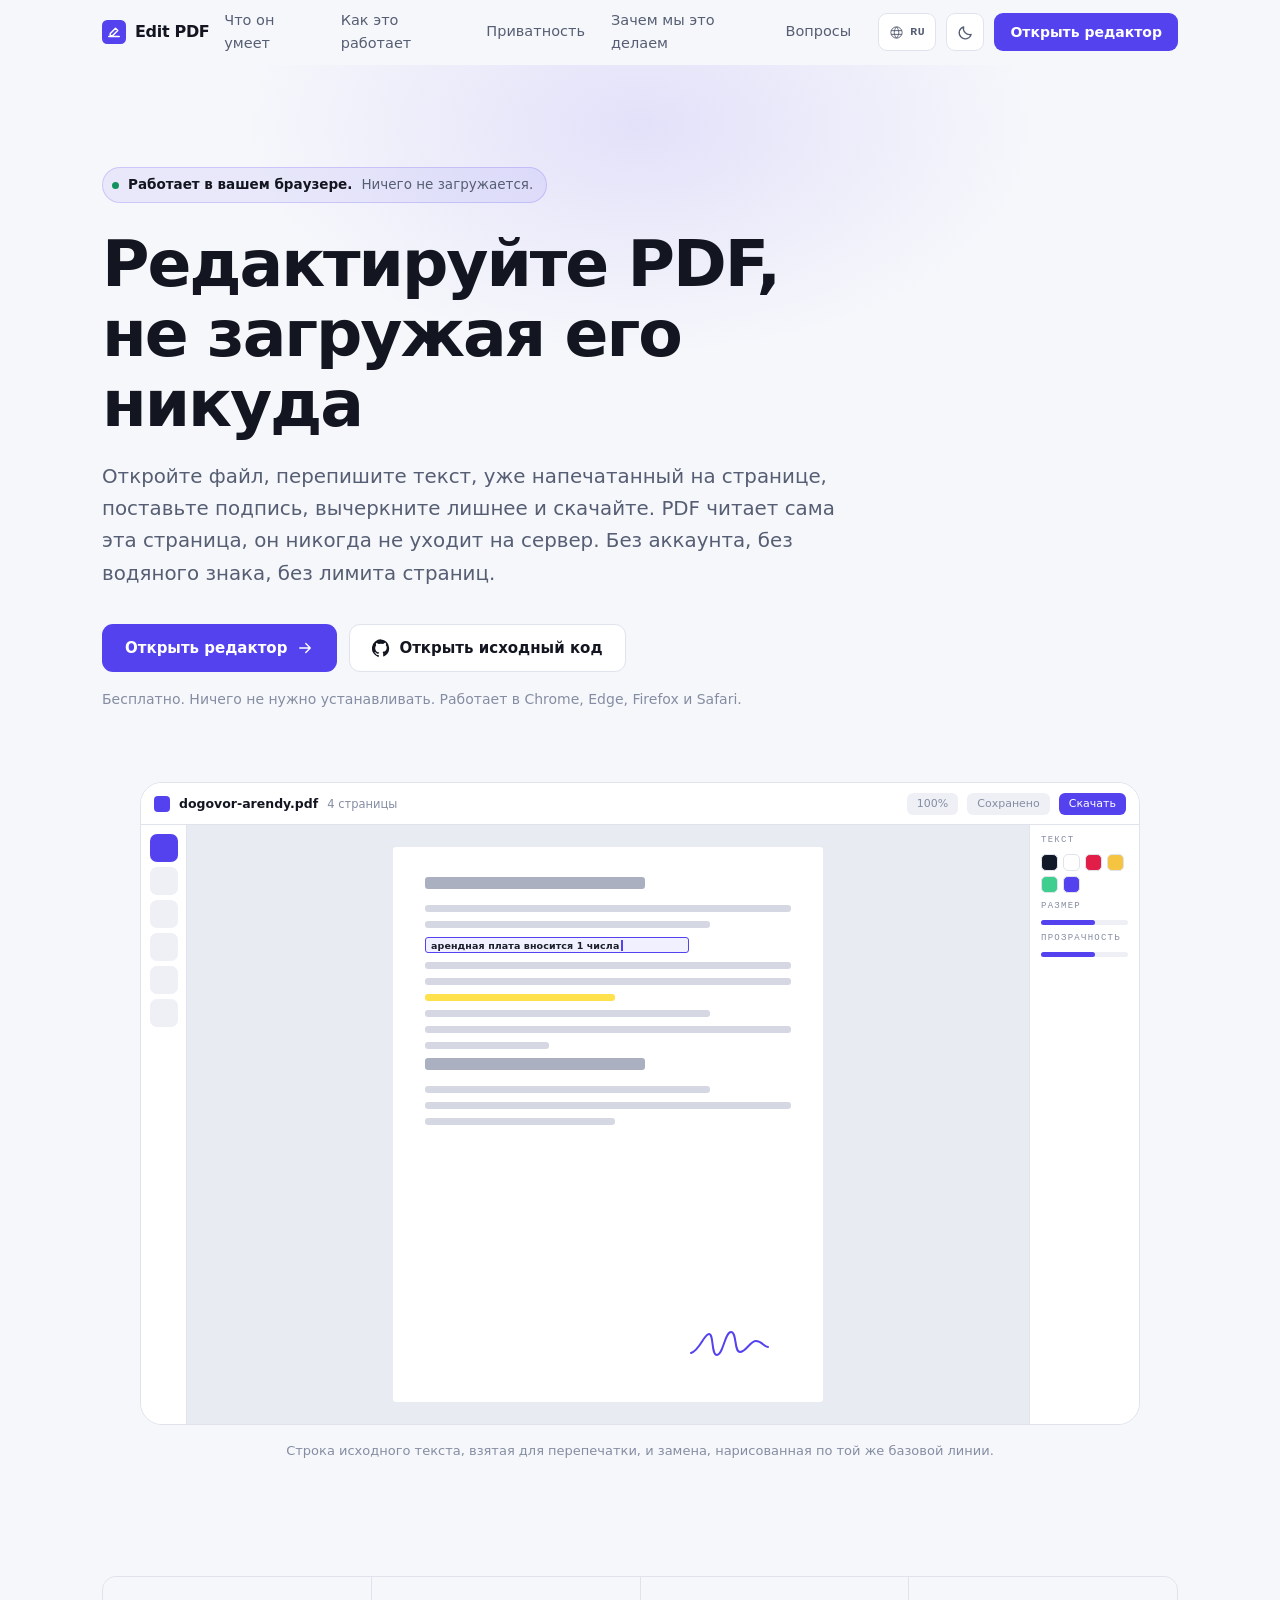
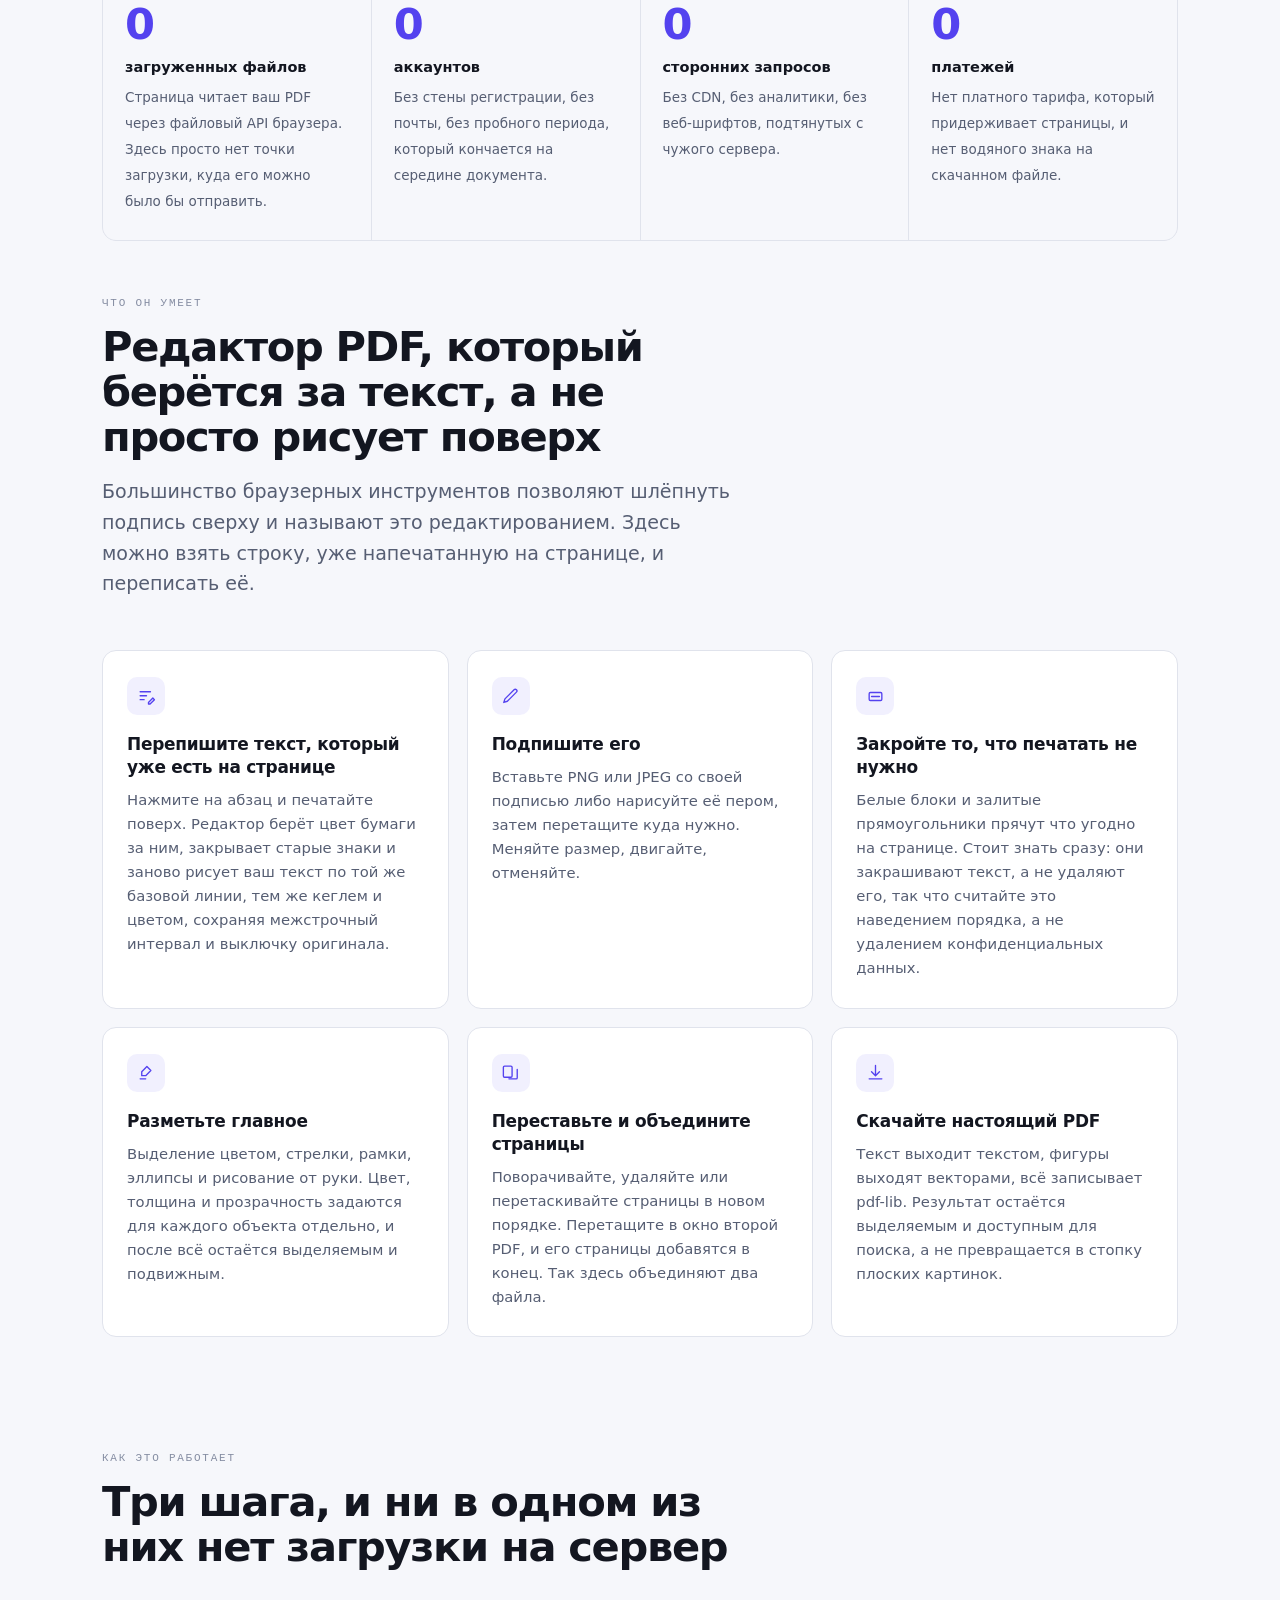
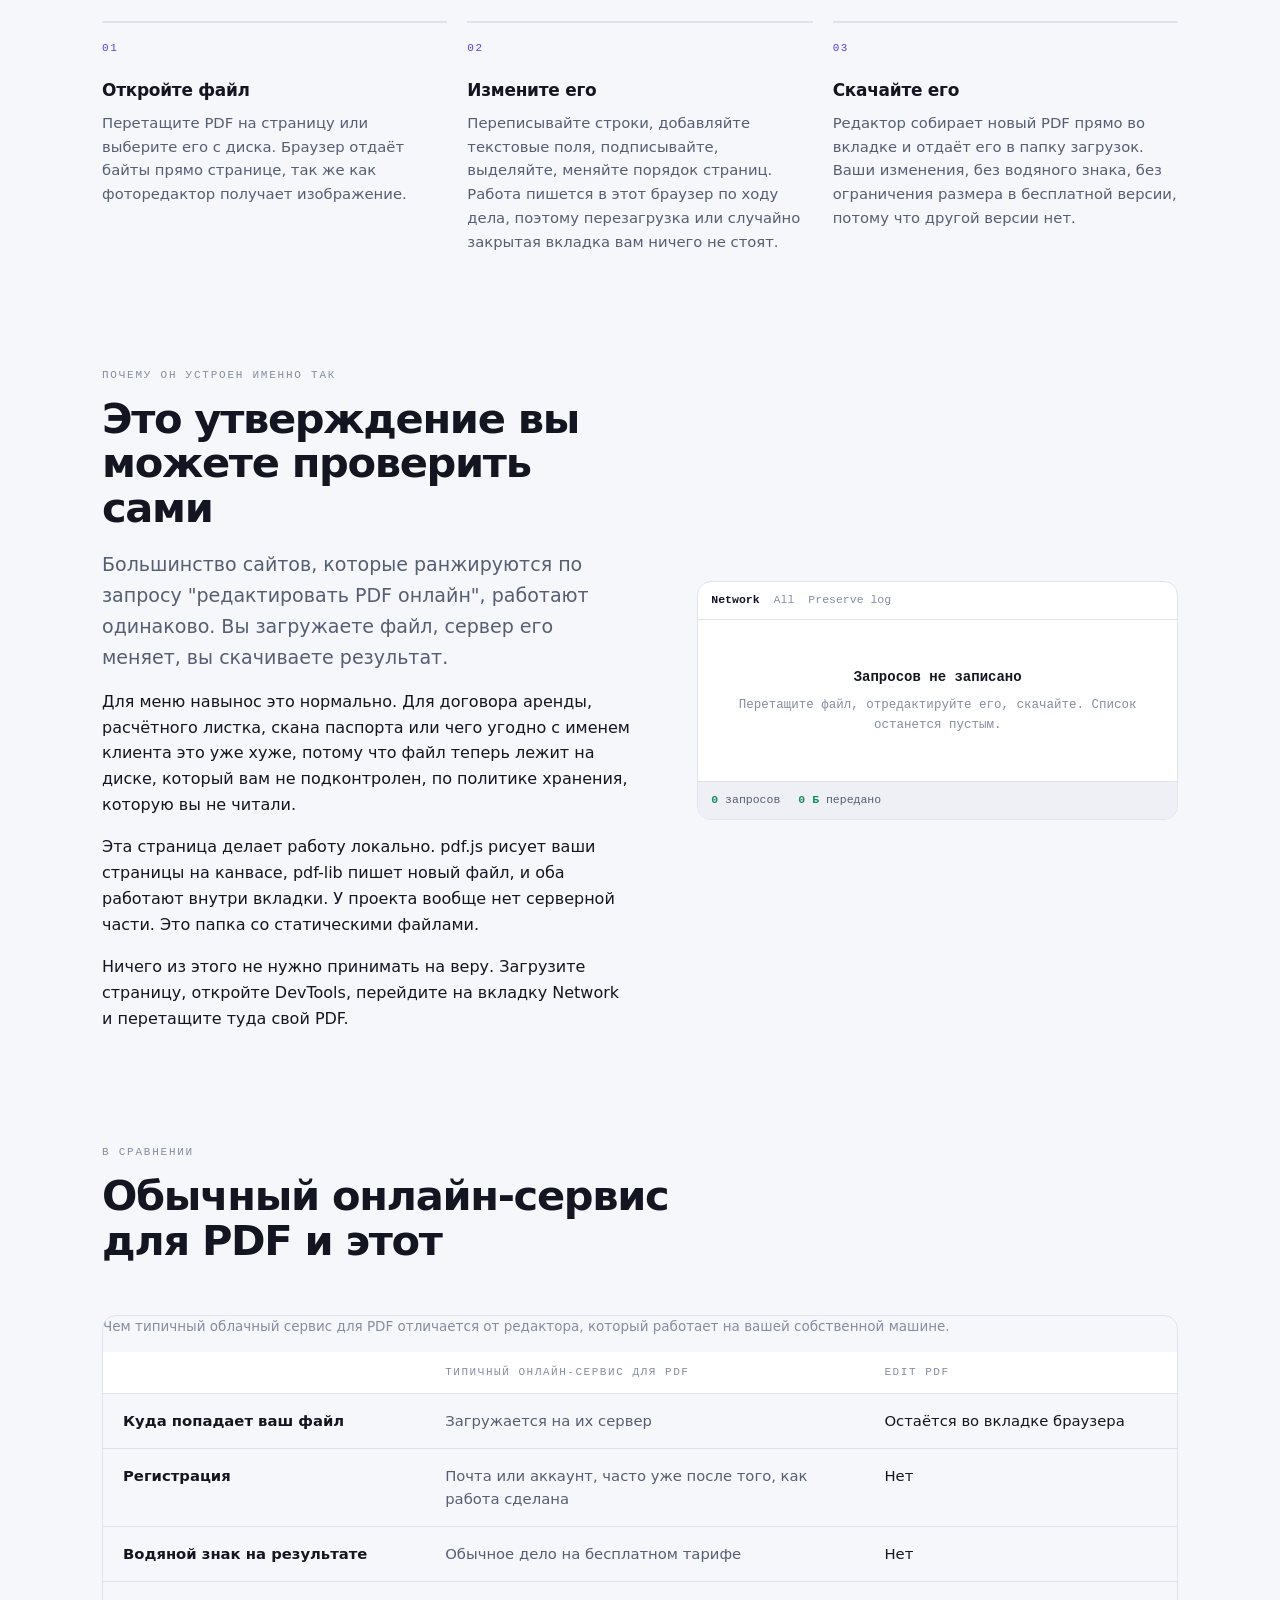
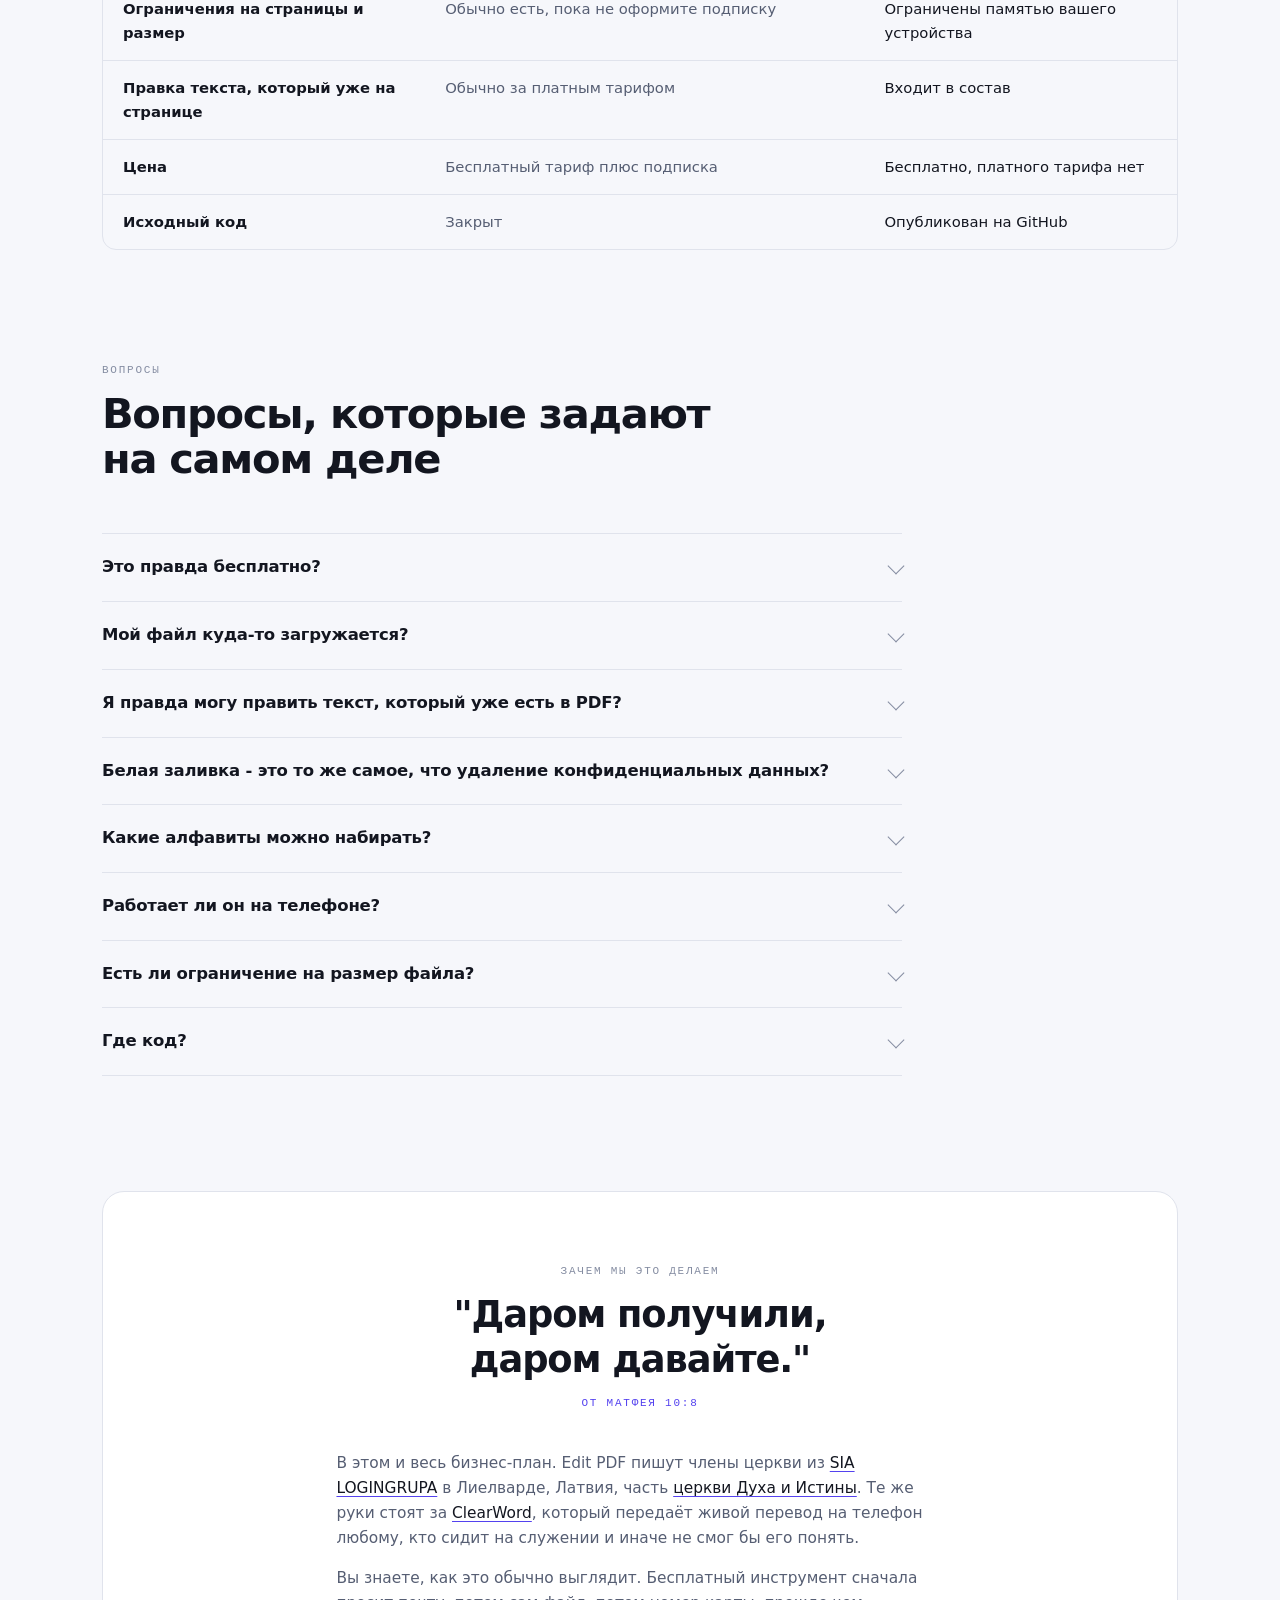
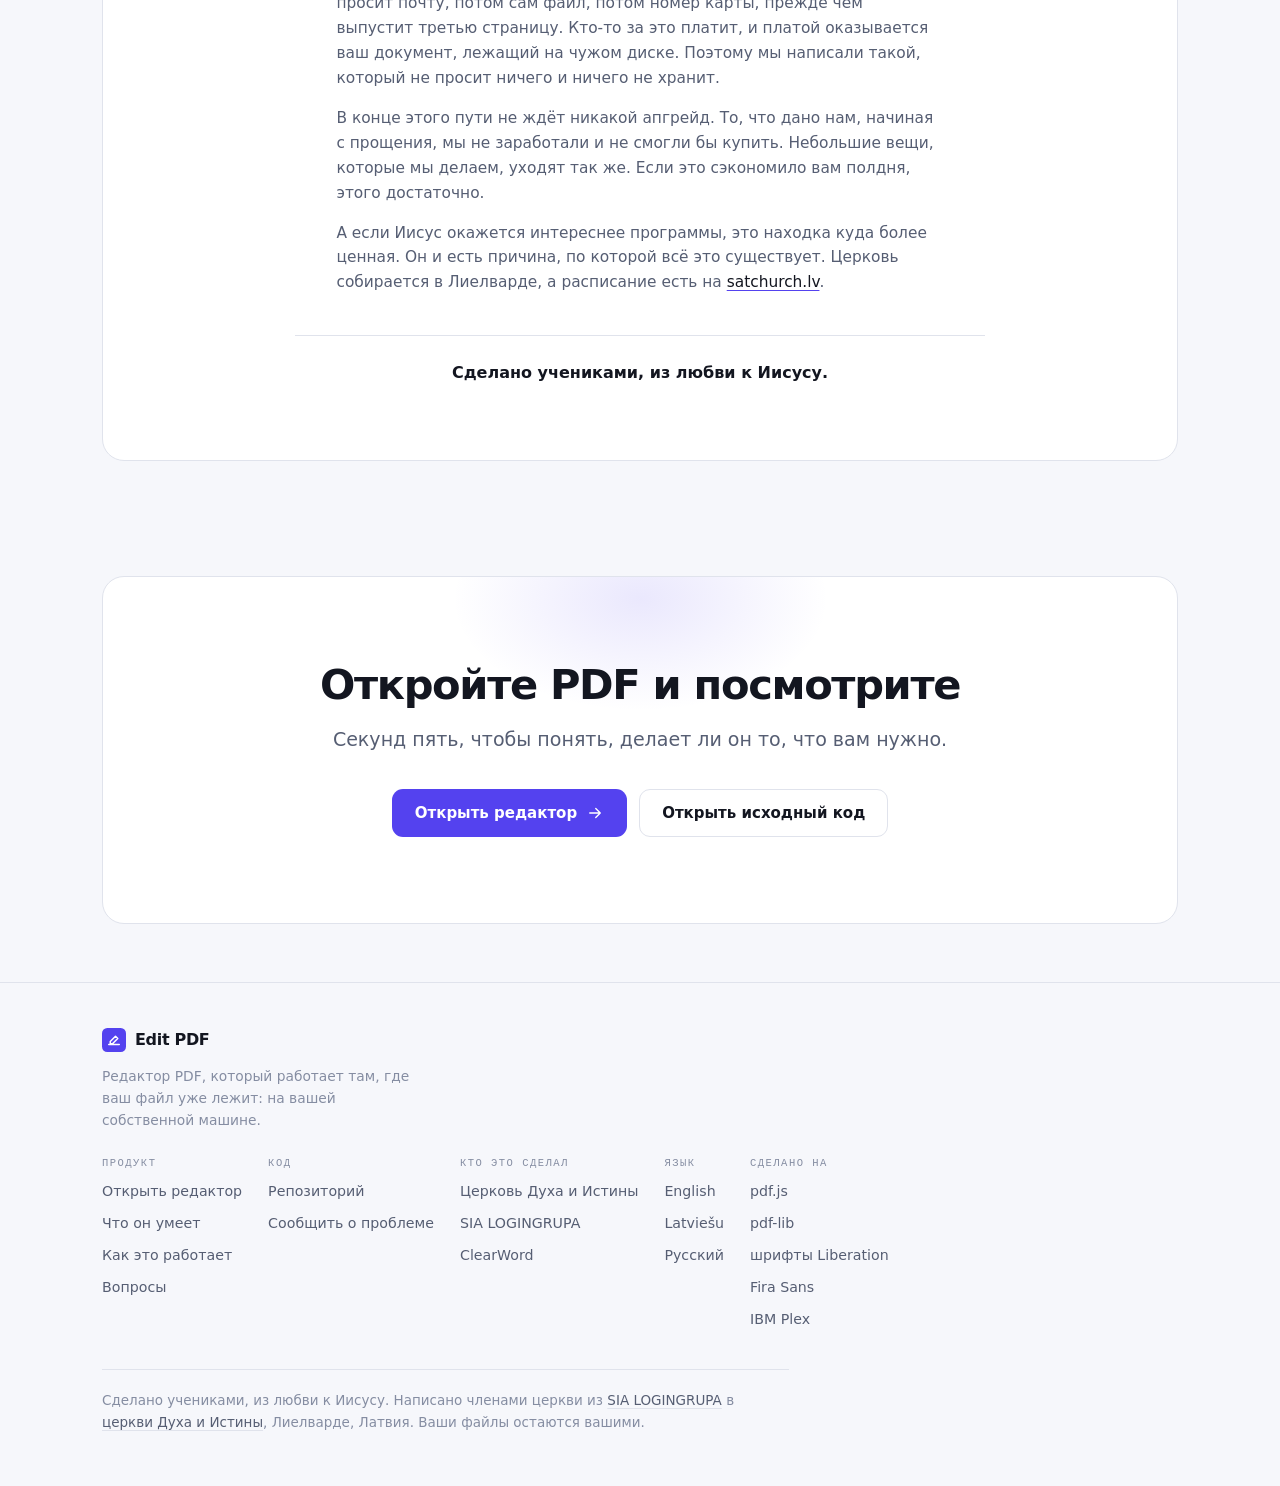
<file: ru/index.html>
<!doctype html>
<html lang="ru">
<head>
<meta charset="utf-8">
<meta name="viewport" content="width=device-width, initial-scale=1, viewport-fit=cover">
<title>Редактировать PDF онлайн бесплатно - без загрузки</title>
<meta name="description" content="Бесплатный редактор PDF прямо в браузере. Перепишите текст, который уже есть на странице, подпишите и скачайте. Без загрузки на сервер и регистрации.">
<meta name="color-scheme" content="light dark">
<meta name="robots" content="index,follow,max-image-preview:large,max-snippet:-1">
<link rel="canonical" href="https://pdfeditor.kingdom.lv/ru/">

<link rel="alternate" hreflang="en-GB" href="https://pdfeditor.kingdom.lv/">
<link rel="alternate" hreflang="lv" href="https://pdfeditor.kingdom.lv/lv/">
<link rel="alternate" hreflang="ru" href="https://pdfeditor.kingdom.lv/ru/">
<link rel="alternate" hreflang="x-default" href="https://pdfeditor.kingdom.lv/">

<meta property="og:type" content="website">
<meta property="og:site_name" content="Edit PDF">
<meta property="og:locale" content="ru_RU">
<meta property="og:locale:alternate" content="en_GB">
<meta property="og:locale:alternate" content="lv_LV">
<meta property="og:url" content="https://pdfeditor.kingdom.lv/ru/">
<meta property="og:title" content="Редактируйте PDF, не загружая его никуда">
<meta property="og:description" content="Бесплатный редактор PDF, который работает во вкладке браузера. Перепишите текст, уже напечатанный на странице, подпишите и скачайте. Без аккаунта и водяных знаков.">
<meta property="og:image" content="https://pdfeditor.kingdom.lv/assets/img/og.jpg">
<meta property="og:image:secure_url" content="https://pdfeditor.kingdom.lv/assets/img/og.jpg">
<meta property="og:image:type" content="image/jpeg">
<meta property="og:image:width" content="1200">
<meta property="og:image:height" content="630">
<meta property="og:image:alt" content="Edit PDF: редактор PDF, который работает в браузере и ничего не загружает.">
<meta name="twitter:card" content="summary_large_image">
<meta name="twitter:title" content="Редактируйте PDF, не загружая его никуда">
<meta name="twitter:description" content="Бесплатный редактор PDF, который работает во вкладке браузера. Перепишите текст, уже напечатанный на странице, подпишите и скачайте. Без аккаунта и водяных знаков.">
<meta name="twitter:image" content="https://pdfeditor.kingdom.lv/assets/img/og.jpg">
<meta name="twitter:image:alt" content="Edit PDF: редактор PDF, который работает в браузере и ничего не загружает.">

<link rel="icon" href="../assets/img/icon.svg" type="image/svg+xml">
<link rel="apple-touch-icon" href="../assets/img/apple-touch-icon.png">
<script src="../assets/js/i18n.js"></script>
<script src="../assets/js/theme.js"></script>
<link rel="stylesheet" href="../assets/css/theme.css">
<link rel="stylesheet" href="../assets/css/site.css">
<noscript><style>[data-reveal]{opacity:1;transform:none}</style></noscript>
</head>
<body>

<!--
     ██╗  ██╗██╗███╗   ██╗ ██████╗     ██████╗ ███████╗
     ██║ ██╔╝██║████╗  ██║██╔════╝    ██╔═══██╗██╔════╝
     █████╔╝ ██║██╔██╗ ██║██║  ███╗   ██║   ██║█████╗
     ██╔═██╗ ██║██║╚██╗██║██║   ██║   ██║   ██║██╔══╝
     ██║  ██╗██║██║ ╚████║╚██████╔╝   ╚██████╔╝██║
     ╚═╝  ╚═╝╚═╝╚═╝  ╚═══╝ ╚═════╝     ╚═════╝ ╚═╝

     ██╗  ██╗██╗███╗   ██╗ ██████╗ ███████╗
     ██║ ██╔╝██║████╗  ██║██╔════╝ ██╔════╝
     █████╔╝ ██║██╔██╗ ██║██║  ███╗███████╗
     ██╔═██╗ ██║██║╚██╗██║██║   ██║╚════██║
     ██║  ██╗██║██║ ╚████║╚██████╔╝███████║
     ╚═╝  ╚═╝╚═╝╚═╝  ╚═══╝ ╚═════╝ ╚══════╝


          ИИСУС ХРИСТОС ИЗ НАЗАРЕТА - ЦАРЬ ЦАРЕЙ


     "На одежде и на бедре Его написано имя:
      Царь царей и Господь господствующих."
                                             Откровение 19:16

     Этот редактор бесплатный, потому что и мы получили даром.
                                               От Матфея 10:8

     Церковь Духа и Истины, Лиелварде              satchurch.lv
     SIA LOGINGRUPA                               logingrupa.lv

     Теперь читайте остальной код. Здесь ничего не загружается на сервер.
-->

<a class="skip" href="#main">Перейти к содержимому</a>

<nav class="site-nav" aria-label="Основная">
  <div class="wrap nav-inner">
    <a class="brand" href="./">
      <svg class="brand-mark" viewBox="0 0 32 32" aria-hidden="true"><rect width="32" height="32" rx="7"/><path d="M9 22h14M11 18l7-7 3 3-7 7h-3z"/></svg>
      <span>Edit&nbsp;PDF</span>
    </a>
    <div class="nav-links">
      <a href="#what-it-does">Что он умеет</a>
      <a href="#how-it-works">Как это работает</a>
      <a href="#privacy">Приватность</a>
      <a href="#why-we-build">Зачем мы это делаем</a>
      <a href="#faq">Вопросы</a>
    </div>
    <details class="lang">
      <summary data-i18n-label="nav.language" aria-label="Язык">
        <svg viewBox="0 0 24 24" aria-hidden="true"><circle cx="12" cy="12" r="9"/><path d="M3.3 9h17.4M3.3 15h17.4M12 3c-2.4 2.5-3.6 5.5-3.6 9s1.2 6.5 3.6 9c2.4-2.5 3.6-5.5 3.6-9S14.4 5.5 12 3z"/></svg>
        <b>RU</b>
      </summary>
      <div class="lang-menu">
        <a href="../" hreflang="en-GB" lang="en-GB">English</a>
        <a href="../lv/" hreflang="lv" lang="lv">Latviešu</a>
        <a href="./" hreflang="ru" lang="ru" aria-current="page">Русский</a>
      </div>
    </details>
    <button class="icon-button" type="button" data-theme-toggle data-i18n-label="theme.toggle" aria-label="Переключить тему">
      <svg class="icon-sun" viewBox="0 0 24 24" aria-hidden="true"><circle cx="12" cy="12" r="4"/><path d="M12 2.5v2M12 19.5v2M4.6 4.6l1.4 1.4M18 18l1.4 1.4M2.5 12h2M19.5 12h2M4.6 19.4L6 18M18 6l1.4-1.4"/></svg>
      <svg class="icon-moon" viewBox="0 0 24 24" aria-hidden="true"><path d="M20 14.6A8.6 8.6 0 0 1 9.4 4 8.6 8.6 0 1 0 20 14.6z"/></svg>
    </button>
    <a class="button button-primary button-sm" href="app/">Открыть редактор</a>
  </div>
</nav>

<main id="main">

  <!-- ---------- hero ---------- -->
  <section class="hero">
    <div class="hero-glow" aria-hidden="true"></div>
    <div class="wrap">
      <div class="hero-copy">
        <p class="eyebrow"><span class="pulse" aria-hidden="true"></span> <b>Работает в вашем браузере.</b> Ничего не загружается.</p>
        <h1>Редактируйте PDF, не загружая его никуда</h1>
        <p class="lead">Откройте файл, перепишите текст, уже напечатанный на странице, поставьте подпись, вычеркните лишнее и скачайте. PDF читает сама эта страница, он никогда не уходит на сервер. Без аккаунта, без водяного знака, без лимита страниц.</p>
        <div class="cta-row">
          <a class="button button-primary" href="app/">
            Открыть редактор
            <svg viewBox="0 0 24 24" aria-hidden="true"><path d="M5 12h13M13 6l6 6-6 6"/></svg>
          </a>
          <a class="button button-quiet" href="https://github.com/logingrupa/free-pdf-editor" rel="noopener">
            <svg class="icon-fill" viewBox="0 0 24 24" aria-hidden="true"><path d="M12 .5a12 12 0 0 0-3.8 23.4c.6.1.8-.3.8-.6v-2c-3.3.7-4-1.6-4-1.6-.6-1.4-1.4-1.8-1.4-1.8-1.1-.7.1-.7.1-.7 1.2.1 1.8 1.2 1.8 1.2 1.1 1.8 2.8 1.3 3.5 1 .1-.8.4-1.3.8-1.6-2.7-.3-5.5-1.3-5.5-5.9 0-1.3.5-2.4 1.2-3.2-.1-.3-.5-1.5.1-3.2 0 0 1-.3 3.3 1.2a11.5 11.5 0 0 1 6 0C17.3 4.7 18.3 5 18.3 5c.6 1.7.2 2.9.1 3.2.8.8 1.2 1.9 1.2 3.2 0 4.6-2.8 5.6-5.5 5.9.4.4.8 1.1.8 2.2v3.3c0 .3.2.7.8.6A12 12 0 0 0 12 .5z"/></svg>
            Открыть исходный код
          </a>
        </div>
        <p class="cta-note">Бесплатно. Ничего не нужно устанавливать. Работает в Chrome, Edge, Firefox и Safari.</p>
      </div>

      <!-- bespoke mockup of the editor, drawn in CSS so it themes with the page -->
      <figure class="mock" data-reveal>
        <div class="mock-frame">
        <div class="mock-bar">
          <span class="mock-mark" aria-hidden="true"></span>
          <span class="mock-file">dogovor-arendy.pdf</span>
          <span class="mock-meta">4 страницы</span>
          <span class="spacer"></span>
          <span class="mock-pill">100%</span>
          <span class="mock-pill">Сохранено</span>
          <span class="mock-pill on">Скачать</span>
        </div>
        <div class="mock-body">
          <div class="mock-rail" aria-hidden="true">
            <i class="mock-tool on"></i><i class="mock-tool"></i><i class="mock-tool"></i>
            <i class="mock-tool"></i><i class="mock-tool"></i><i class="mock-tool"></i>
          </div>
          <div class="mock-stage">
            <div class="mock-page" aria-hidden="true">
              <span class="mock-line head"></span>
              <span class="mock-line"></span>
              <span class="mock-line mid"></span>
              <span class="mock-edit"><span>арендная плата вносится 1 числа</span><i class="mock-caret"></i></span>
              <span class="mock-line"></span>
              <span class="mock-line"></span>
              <span class="mock-line mark short"></span>
              <span class="mock-line mid"></span>
              <span class="mock-line"></span>
              <span class="mock-line tiny"></span>
              <span class="mock-line head"></span>
              <span class="mock-line mid"></span>
              <span class="mock-line"></span>
              <span class="mock-line short"></span>
              <span class="mock-sign">
                <svg viewBox="0 0 104 38"><path d="M4 27c9-3 13-19 18-19s2 21 8 21 8-23 14-23 3 20 9 20 10-11 16-11 8 6 12 6"/></svg>
              </span>
            </div>
          </div>
          <div class="mock-props" aria-hidden="true">
            <span class="mock-label">Текст</span>
            <div class="mock-swatches">
              <i style="background:#111827"></i><i style="background:#fff"></i><i style="background:#e11d48"></i>
              <i style="background:#f5c542"></i><i style="background:#3ecf8e"></i><i style="background:#5442ef"></i>
            </div>
            <span class="mock-label">Размер</span>
            <div class="mock-slider"></div>
            <span class="mock-label">Прозрачность</span>
            <div class="mock-slider"></div>
          </div>
        </div>
        </div>
        <figcaption class="mock-caption">Строка исходного текста, взятая для перепечатки, и замена, нарисованная по той же базовой линии.</figcaption>
      </figure>

      <!-- the four zeros -->
      <div class="zeros" data-reveal>
        <div class="zero">
          <b>0</b>
          <strong>загруженных файлов</strong>
          <span>Страница читает ваш PDF через файловый API браузера. Здесь просто нет точки загрузки, куда его можно было бы отправить.</span>
        </div>
        <div class="zero">
          <b>0</b>
          <strong>аккаунтов</strong>
          <span>Без стены регистрации, без почты, без пробного периода, который кончается на середине документа.</span>
        </div>
        <div class="zero">
          <b>0</b>
          <strong>сторонних запросов</strong>
          <span>Без CDN, без аналитики, без веб-шрифтов, подтянутых с чужого сервера.</span>
        </div>
        <div class="zero">
          <b>0</b>
          <strong>платежей</strong>
          <span>Нет платного тарифа, который придерживает страницы, и нет водяного знака на скачанном файле.</span>
        </div>
      </div>
    </div>
  </section>

  <!-- ---------- features ---------- -->
  <section class="section" id="what-it-does">
    <div class="wrap">
      <div class="section-head" data-reveal>
        <p class="kicker">Что он умеет</p>
        <h2>Редактор PDF, который берётся за текст, а не просто рисует поверх</h2>
        <p class="lead">Большинство браузерных инструментов позволяют шлёпнуть подпись сверху и называют это редактированием. Здесь можно взять строку, уже напечатанную на странице, и переписать её.</p>
      </div>

      <div class="cards" data-reveal>
        <article class="card">
          <div class="card-icon"><svg viewBox="0 0 24 24" aria-hidden="true"><path d="M4 6h13M4 11h8M4 16h5"/><path d="M14.5 19.5l5.5-5.5 2 2-5.5 5.5H14.5z"/></svg></div>
          <h3>Перепишите текст, который уже есть на странице</h3>
          <p>Нажмите на абзац и печатайте поверх. Редактор берёт цвет бумаги за ним, закрывает старые знаки и заново рисует ваш текст по той же базовой линии, тем же кеглем и цветом, сохраняя межстрочный интервал и выключку оригинала.</p>
        </article>

        <article class="card">
          <div class="card-icon"><svg viewBox="0 0 24 24" aria-hidden="true"><path d="M16.5 3.5a2.12 2.12 0 0 1 3 3L8 18l-4.5 1.5L5 15 16.5 3.5z"/></svg></div>
          <h3>Подпишите его</h3>
          <p>Вставьте PNG или JPEG со своей подписью либо нарисуйте её пером, затем перетащите куда нужно. Меняйте размер, двигайте, отменяйте.</p>
        </article>

        <article class="card">
          <div class="card-icon"><svg viewBox="0 0 24 24" aria-hidden="true"><rect x="4" y="7" width="16" height="10" rx="1.5"/><path d="M7 12h10"/></svg></div>
          <h3>Закройте то, что печатать не нужно</h3>
          <p>Белые блоки и залитые прямоугольники прячут что угодно на странице. Стоит знать сразу: они закрашивают текст, а не удаляют его, так что считайте это наведением порядка, а не удалением конфиденциальных данных.</p>
        </article>

        <article class="card">
          <div class="card-icon"><svg viewBox="0 0 24 24" aria-hidden="true"><path d="M4 20h7"/><path d="M12.5 4.5l5 5-6.5 6.5H6v-5l6.5-6.5z"/></svg></div>
          <h3>Разметьте главное</h3>
          <p>Выделение цветом, стрелки, рамки, эллипсы и рисование от руки. Цвет, толщина и прозрачность задаются для каждого объекта отдельно, и после всё остаётся выделяемым и подвижным.</p>
        </article>

        <article class="card">
          <div class="card-icon"><svg viewBox="0 0 24 24" aria-hidden="true"><rect x="3" y="4" width="11" height="14" rx="1.5"/><path d="M10 20h9a1.5 1.5 0 0 0 1.5-1.5V8"/></svg></div>
          <h3>Переставьте и объедините страницы</h3>
          <p>Поворачивайте, удаляйте или перетаскивайте страницы в новом порядке. Перетащите в окно второй PDF, и его страницы добавятся в конец. Так здесь объединяют два файла.</p>
        </article>

        <article class="card">
          <div class="card-icon"><svg viewBox="0 0 24 24" aria-hidden="true"><path d="M12 3v12M7 11l5 5 5-5M4 20h16"/></svg></div>
          <h3>Скачайте настоящий PDF</h3>
          <p>Текст выходит текстом, фигуры выходят векторами, всё записывает pdf-lib. Результат остаётся выделяемым и доступным для поиска, а не превращается в стопку плоских картинок.</p>
        </article>
      </div>
    </div>
  </section>

  <!-- ---------- how it works ---------- -->
  <section class="section" id="how-it-works">
    <div class="wrap">
      <div class="section-head" data-reveal>
        <p class="kicker">Как это работает</p>
        <h2>Три шага, и ни в одном из них нет загрузки на сервер</h2>
      </div>

      <div class="steps" data-reveal>
        <div class="step">
          <h3>Откройте файл</h3>
          <p>Перетащите PDF на страницу или выберите его с диска. Браузер отдаёт байты прямо странице, так же как фоторедактор получает изображение.</p>
        </div>
        <div class="step">
          <h3>Измените его</h3>
          <p>Переписывайте строки, добавляйте текстовые поля, подписывайте, выделяйте, меняйте порядок страниц. Работа пишется в этот браузер по ходу дела, поэтому перезагрузка или случайно закрытая вкладка вам ничего не стоят.</p>
        </div>
        <div class="step">
          <h3>Скачайте его</h3>
          <p>Редактор собирает новый PDF прямо во вкладке и отдаёт его в папку загрузок. Ваши изменения, без водяного знака, без ограничения размера в бесплатной версии, потому что другой версии нет.</p>
        </div>
      </div>
    </div>
  </section>

  <!-- ---------- privacy ---------- -->
  <section class="section" id="privacy">
    <div class="wrap">
      <div class="proof" data-reveal>
        <div class="proof-copy">
          <p class="kicker">Почему он устроен именно так</p>
          <h2>Это утверждение вы можете проверить сами</h2>
          <p class="lead">Большинство сайтов, которые ранжируются по запросу "редактировать PDF онлайн", работают одинаково. Вы загружаете файл, сервер его меняет, вы скачиваете результат.</p>
          <p>Для меню навынос это нормально. Для договора аренды, расчётного листка, скана паспорта или чего угодно с именем клиента это уже хуже, потому что файл теперь лежит на диске, который вам не подконтролен, по политике хранения, которую вы не читали.</p>
          <p>Эта страница делает работу локально. pdf.js рисует ваши страницы на канвасе, pdf-lib пишет новый файл, и оба работают внутри вкладки. У проекта вообще нет серверной части. Это папка со статическими файлами.</p>
          <p>Ничего из этого не нужно принимать на веру. Загрузите страницу, откройте DevTools, перейдите на вкладку Network и перетащите туда свой PDF.</p>
        </div>

        <div class="netpanel" role="img" aria-label="Сетевая панель браузера, в которой не записано ни одного запроса, пока PDF редактируется.">
          <div class="netpanel-bar"><b>Network</b><span>All</span><span>Preserve log</span></div>
          <div class="netpanel-body">
            <strong>Запросов не записано</strong>
            Перетащите файл, отредактируйте его, скачайте. Список останется пустым.
          </div>
          <div class="netpanel-foot"><span><b>0</b> запросов</span><span><b>0 Б</b> передано</span></div>
        </div>
      </div>
    </div>
  </section>

  <!-- ---------- comparison ---------- -->
  <section class="section" id="compared">
    <div class="wrap">
      <div class="section-head" data-reveal>
        <p class="kicker">В сравнении</p>
        <h2>Обычный онлайн-сервис для PDF и этот</h2>
      </div>

      <div class="table-scroll" data-reveal>
        <table>
          <caption>Чем типичный облачный сервис для PDF отличается от редактора, который работает на вашей собственной машине.</caption>
          <thead>
            <tr><th scope="col">&nbsp;</th><th scope="col">Типичный онлайн-сервис для PDF</th><th scope="col">Edit PDF</th></tr>
          </thead>
          <tbody>
            <tr><th scope="row">Куда попадает ваш файл</th><td>Загружается на их сервер</td><td class="mine">Остаётся во вкладке браузера</td></tr>
            <tr><th scope="row">Регистрация</th><td>Почта или аккаунт, часто уже после того, как работа сделана</td><td class="mine">Нет</td></tr>
            <tr><th scope="row">Водяной знак на результате</th><td>Обычное дело на бесплатном тарифе</td><td class="mine">Нет</td></tr>
            <tr><th scope="row">Ограничения на страницы и размер</th><td>Обычно есть, пока не оформите подписку</td><td class="mine">Ограничены памятью вашего устройства</td></tr>
            <tr><th scope="row">Правка текста, который уже на странице</th><td>Обычно за платным тарифом</td><td class="mine">Входит в состав</td></tr>
            <tr><th scope="row">Цена</th><td>Бесплатный тариф плюс подписка</td><td class="mine">Бесплатно, платного тарифа нет</td></tr>
            <tr><th scope="row">Исходный код</th><td>Закрыт</td><td class="mine">Опубликован на GitHub</td></tr>
          </tbody>
        </table>
      </div>
    </div>
  </section>

  <!-- ---------- faq ---------- -->
  <section class="section" id="faq">
    <div class="wrap">
      <div class="section-head" data-reveal>
        <p class="kicker">Вопросы</p>
        <h2>Вопросы, которые задают на самом деле</h2>
      </div>

      <div class="faq" data-reveal>
        <details>
          <summary>Это правда бесплатно?</summary>
          <div class="faq-answer"><p>Да. Нет платного тарифа, пробного периода и аккаунта. Это статическая страница, так что её работа стоит ровно столько, сколько хостинг нескольких файлов.</p></div>
        </details>
        <details>
          <summary>Мой файл куда-то загружается?</summary>
          <div class="faq-answer"><p>Нет. Страница читает ваш PDF через файловый API браузера и пишет новый файл в той же вкладке. В коде нигде нет точки загрузки. Откройте вкладку Network в DevTools и смотрите, как она остаётся пустой, пока вы работаете.</p></div>
        </details>
        <details>
          <summary>Я правда могу править текст, который уже есть в PDF?</summary>
          <div class="faq-answer">
            <p>Да, но с оговоркой, которую стоит понимать. Знаки в PDF рисуются из встроенных шрифтов, обычно урезанных и с приватной кодировкой, поэтому переписать исходный поток содержимого прямо в браузере нереально.</p>
            <p>Редактор делает то же, что и настольные программы. Он закрывает старую строку цветом бумаги, взятым с самой страницы, а затем рисует поверх вашу замену по той же базовой линии, тем же кеглем и цветом, используя встроенный шрифт с поддержкой Unicode. Предпросмотр на экране и скачанный файл используют один и тот же код переноса строк, поэтому они совпадают.</p>
          </div>
        </details>
        <details>
          <summary>Белая заливка - это то же самое, что удаление конфиденциальных данных?</summary>
          <div class="faq-answer"><p>Нет, и разница важна. Белые блоки и прямоугольники закрашивают страницу. Исходные текстовые объекты остаются в файле, и извлекатель текста вытащит их обратно. Если вам нужно настоящее удаление данных для юридических или медицинских целей, возьмите инструмент, который вырезает содержимое, а не тот, который его закрывает.</p></div>
        </details>
        <details>
          <summary>Какие алфавиты можно набирать?</summary>
          <div class="faq-answer"><p>С редактором поставляются шесть гарнитур: Liberation Sans, Serif и Mono, Fira Sans в пяти начертаниях, IBM Plex Serif в четырёх и IBM Plex Mono, все с курсивом. У Liberation та же ширина букв, что у Arial, Helvetica, Times New Roman и Courier New, поэтому перепечатанная строка сохраняет интервалы оригинала, и только эта гарнитура подбирается автоматически к тексту, уже напечатанному на странице. Каждое начертание покрывает расширенную латиницу и кириллицу, поэтому латышский, польский, чешский и русский набираются и экспортируются корректно. Шрифт загружается только тогда, когда вы его выбираете.</p></div>
        </details>
        <details>
          <summary>Работает ли он на телефоне?</summary>
          <div class="faq-answer"><p>Да. На узких экранах панель инструментов уезжает вниз экрана. Точная работа пальцем всё равно неудобна, так что для подписи приятнее планшет со стилусом.</p></div>
        </details>
        <details>
          <summary>Есть ли ограничение на размер файла?</summary>
          <div class="faq-answer"><p>Только то, что вытянет ваше устройство. Всё живёт во вкладке, поэтому скан на 300 страниц будет медленнее счёта на 3 страницы, а очень старому телефону на большом файле может не хватить памяти.</p></div>
        </details>
        <details>
          <summary>Где код?</summary>
          <div class="faq-answer"><p>На GitHub, по адресу <a href="https://github.com/logingrupa/free-pdf-editor" rel="noopener">github.com/logingrupa/free-pdf-editor</a>. Это обычные HTML, CSS и ES-модули без шага сборки, так что в репозитории лежит ровно то, что работает в вашем браузере.</p></div>
        </details>
      </div>
    </div>
  </section>

  <!-- ---------- why we build ---------- -->
  <section class="section" id="why-we-build">
    <div class="wrap">
      <div class="creed" data-reveal>
        <p class="kicker">Зачем мы это делаем</p>

        <blockquote class="verse">
          <p>"Даром получили, даром давайте."</p>
          <cite>От Матфея 10:8</cite>
        </blockquote>

        <div class="creed-copy">
          <p>В этом и весь бизнес-план. Edit PDF пишут члены церкви из
            <a href="https://logingrupa.lv/" rel="noopener">SIA LOGINGRUPA</a> в Лиелварде, Латвия, часть
            <a href="https://satchurch.lv/ru/" rel="noopener">церкви Духа и Истины</a>. Те же руки стоят за
            <a href="https://sound.kingdom.lv/" rel="noopener">ClearWord</a>, который передаёт живой перевод на телефон
            любому, кто сидит на служении и иначе не смог бы его понять.</p>

          <p>Вы знаете, как это обычно выглядит. Бесплатный инструмент сначала просит почту, потом сам файл, потом
            номер карты, прежде чем выпустит третью страницу. Кто-то за это платит, и платой оказывается ваш документ,
            лежащий на чужом диске. Поэтому мы написали такой, который не просит ничего и ничего не хранит.</p>

          <p>В конце этого пути не ждёт никакой апгрейд. То, что дано нам, начиная с прощения, мы не заработали и не
            смогли бы купить. Небольшие вещи, которые мы делаем, уходят так же. Если это сэкономило вам полдня, этого
            достаточно.</p>

          <p>А если Иисус окажется интереснее программы, это находка куда более ценная. Он и есть причина, по которой
            всё это существует. Церковь собирается в Лиелварде, а расписание есть на
            <a href="https://satchurch.lv/ru/" rel="noopener">satchurch.lv</a>.</p>
        </div>

        <p class="creed-sign">Сделано учениками, из любви к Иисусу.</p>
      </div>
    </div>
  </section>

  <!-- ---------- closing ---------- -->
  <section class="section">
    <div class="wrap">
      <div class="final" data-reveal>
        <h2>Откройте PDF и посмотрите</h2>
        <p class="lead">Секунд пять, чтобы понять, делает ли он то, что вам нужно.</p>
        <div class="cta-row">
          <a class="button button-primary" href="app/">
            Открыть редактор
            <svg viewBox="0 0 24 24" aria-hidden="true"><path d="M5 12h13M13 6l6 6-6 6"/></svg>
          </a>
          <a class="button button-quiet" href="https://github.com/logingrupa/free-pdf-editor" rel="noopener">Открыть исходный код</a>
        </div>
      </div>
    </div>
  </section>

</main>

<footer class="site-footer">
  <div class="wrap">
    <div class="footer-inner">
      <div>
        <a class="brand" href="./">
          <svg class="brand-mark" viewBox="0 0 32 32" aria-hidden="true"><rect width="32" height="32" rx="7"/><path d="M9 22h14M11 18l7-7 3 3-7 7h-3z"/></svg>
          <span>Edit&nbsp;PDF</span>
        </a>
        <p class="footer-note">Редактор PDF, который работает там, где ваш файл уже лежит: на вашей собственной машине.</p>
      </div>

      <div class="footer-links">
        <div class="footer-col">
          <span>Продукт</span>
          <a href="app/">Открыть редактор</a>
          <a href="#what-it-does">Что он умеет</a>
          <a href="#how-it-works">Как это работает</a>
          <a href="#faq">Вопросы</a>
        </div>
        <div class="footer-col">
          <span>Код</span>
          <a href="https://github.com/logingrupa/free-pdf-editor" rel="noopener">Репозиторий</a>
          <a href="https://github.com/logingrupa/free-pdf-editor/issues" rel="noopener">Сообщить о проблеме</a>
        </div>
        <div class="footer-col">
          <span>Кто это сделал</span>
          <a href="https://satchurch.lv/ru/" rel="noopener">Церковь Духа и Истины</a>
          <a href="https://logingrupa.lv/" rel="noopener">SIA LOGINGRUPA</a>
          <a href="https://sound.kingdom.lv/" rel="noopener">ClearWord</a>
        </div>
        <div class="footer-col">
          <span data-i18n="nav.language">Язык</span>
          <a href="../" hreflang="en-GB" lang="en-GB">English</a>
          <a href="../lv/" hreflang="lv" lang="lv">Latviešu</a>
          <a href="./" hreflang="ru" lang="ru" aria-current="page">Русский</a>
        </div>
        <div class="footer-col">
          <span>Сделано на</span>
          <a href="https://mozilla.github.io/pdf.js/" rel="noopener">pdf.js</a>
          <a href="https://pdf-lib.js.org/" rel="noopener">pdf-lib</a>
          <a href="https://github.com/liberationfonts/liberation-fonts" rel="noopener">шрифты Liberation</a>
          <a href="https://github.com/mozilla/Fira" rel="noopener">Fira Sans</a>
          <a href="https://github.com/IBM/plex" rel="noopener">IBM Plex</a>
        </div>
      </div>
    </div>
    <p class="footer-bottom">
      Сделано учениками, из любви к Иисусу. Написано членами церкви из
      <a href="https://logingrupa.lv/" rel="noopener">SIA LOGINGRUPA</a> в
      <a href="https://satchurch.lv/ru/" rel="noopener">церкви Духа и Истины</a>,
      Лиелварде, Латвия. Ваши файлы остаются вашими.
    </p>
  </div>
</footer>

<script type="module" src="../assets/js/site.js"></script>

<script type="application/ld+json">
{
  "@context": "https://schema.org",
  "@type": "SoftwareApplication",
  "name": "Edit PDF",
  "url": "https://pdfeditor.kingdom.lv/ru/",
  "inLanguage": "ru",
  "applicationCategory": "UtilitiesApplication",
  "applicationSubCategory": "Редактор PDF",
  "operatingSystem": "Любое устройство с современным веб-браузером",
  "browserRequirements": "Требуется JavaScript. Chrome, Edge, Firefox или Safari.",
  "description": "Редактор PDF, который полностью работает в браузере. Перепишите текст, уже напечатанный на странице, подпишите, разметьте, переставьте страницы и скачайте, не загружая файл на сервер.",
  "softwareHelp": "https://pdfeditor.kingdom.lv/ru/#faq",
  "isAccessibleForFree": true,
  "offers": { "@type": "Offer", "price": "0", "priceCurrency": "EUR" },
  "featureList": [
    "Править текст, уже напечатанный на странице",
    "Добавлять текстовые поля, рисунок от руки, выделение, стрелки и фигуры",
    "Вставлять подпись или изображение",
    "Белые блоки заливки",
    "Поворачивать, удалять, переставлять и объединять страницы",
    "Отмена и повтор с автосохранением в браузере",
    "Экспорт векторного PDF без водяного знака"
  ],
  "creator": {
    "@type": "Organization",
    "name": "SIA LOGINGRUPA",
    "url": "https://logingrupa.lv/",
    "sameAs": ["https://github.com/logingrupa", "https://sound.kingdom.lv/"],
    "location": {
      "@type": "Place",
      "address": { "@type": "PostalAddress", "addressLocality": "Лиелварде", "addressCountry": "LV" }
    }
  }
}
</script>

<script type="application/ld+json">
{
  "@context": "https://schema.org",
  "@type": "FAQPage",
  "inLanguage": "ru",
  "mainEntity": [
    {
      "@type": "Question",
      "name": "Это правда бесплатно?",
      "acceptedAnswer": { "@type": "Answer", "text": "Да. Нет платного тарифа, пробного периода и аккаунта. Это статическая страница, так что её работа стоит ровно столько, сколько хостинг нескольких файлов." }
    },
    {
      "@type": "Question",
      "name": "Мой файл куда-то загружается?",
      "acceptedAnswer": { "@type": "Answer", "text": "Нет. Страница читает ваш PDF через файловый API браузера и пишет новый файл в той же вкладке. В коде нигде нет точки загрузки. Откройте вкладку Network в DevTools и смотрите, как она остаётся пустой, пока вы работаете." }
    },
    {
      "@type": "Question",
      "name": "Я правда могу править текст, который уже есть в PDF?",
      "acceptedAnswer": { "@type": "Answer", "text": "Да, но с оговоркой. Знаки в PDF рисуются из встроенных шрифтов, обычно урезанных и с приватной кодировкой, поэтому переписать исходный поток содержимого прямо в браузере нереально. Редактор закрывает старую строку цветом бумаги, взятым с самой страницы, а затем рисует поверх вашу замену по той же базовой линии, тем же кеглем и цветом, используя встроенный шрифт с поддержкой Unicode. Предпросмотр и скачанный файл используют один и тот же код переноса строк, поэтому они совпадают." }
    },
    {
      "@type": "Question",
      "name": "Белая заливка - это то же самое, что удаление конфиденциальных данных?",
      "acceptedAnswer": { "@type": "Answer", "text": "Нет. Белые блоки и прямоугольники закрашивают страницу. Исходные текстовые объекты остаются в файле, и извлекатель текста вытащит их обратно. Если вам нужно настоящее удаление данных, возьмите инструмент, который вырезает содержимое, а не тот, который его закрывает." }
    },
    {
      "@type": "Question",
      "name": "Какие алфавиты можно набирать?",
      "acceptedAnswer": { "@type": "Answer", "text": "С редактором поставляются шесть гарнитур: Liberation Sans, Serif и Mono, Fira Sans в пяти начертаниях, IBM Plex Serif в четырёх и IBM Plex Mono, все с курсивом. У Liberation та же ширина букв, что у Arial, Helvetica, Times New Roman и Courier New, поэтому перепечатанная строка сохраняет интервалы оригинала, и только эта гарнитура подбирается автоматически к тексту, уже напечатанному на странице. Каждое начертание покрывает расширенную латиницу и кириллицу, поэтому латышский, польский, чешский и русский набираются и экспортируются корректно. Шрифт загружается только тогда, когда вы его выбираете." }
    },
    {
      "@type": "Question",
      "name": "Работает ли он на телефоне?",
      "acceptedAnswer": { "@type": "Answer", "text": "Да. На узких экранах панель инструментов уезжает вниз экрана. Точная работа пальцем неудобна, так что для подписи приятнее планшет со стилусом." }
    },
    {
      "@type": "Question",
      "name": "Есть ли ограничение на размер файла?",
      "acceptedAnswer": { "@type": "Answer", "text": "Только то, что вытянет ваше устройство. Всё живёт во вкладке, поэтому скан на 300 страниц будет медленнее счёта на 3 страницы, а очень старому телефону на большом файле может не хватить памяти." }
    },
    {
      "@type": "Question",
      "name": "Где код?",
      "acceptedAnswer": { "@type": "Answer", "text": "На GitHub, по адресу github.com/logingrupa/free-pdf-editor. Это обычные HTML, CSS и ES-модули без шага сборки, так что в репозитории лежит ровно то, что работает в вашем браузере." }
    }
  ]
}
</script>

</body>
</html>
</file>
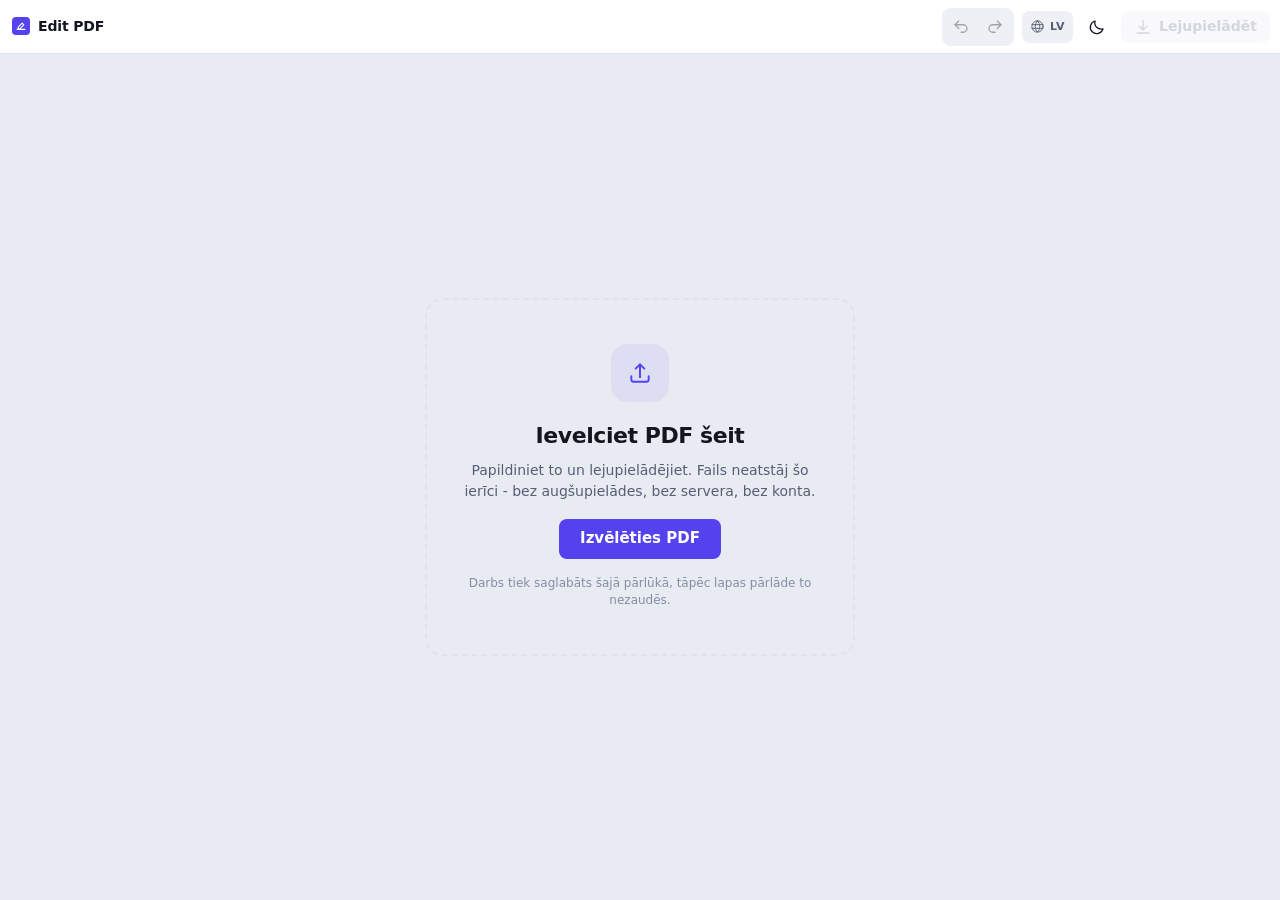
<file: lv/app/index.html>
<!doctype html>
<html lang="lv">
<head>
<meta charset="utf-8">
<meta name="viewport" content="width=device-width, initial-scale=1, viewport-fit=cover">
<title>PDF redaktors - atveriet failu un sāciet rediģēt</title>
<meta name="description" content="Pats redaktors. Ievelciet PDF, pārrakstiet tekstu, kas jau ir lapā, parakstiet un lejupielādējiet. Fails paliek jūsu pārlūka cilnē.">
<meta name="color-scheme" content="light dark">
<link rel="canonical" href="https://pdfeditor.kingdom.lv/lv/app/">

<link rel="alternate" hreflang="en-GB" href="https://pdfeditor.kingdom.lv/app/">
<link rel="alternate" hreflang="lv" href="https://pdfeditor.kingdom.lv/lv/app/">
<link rel="alternate" hreflang="ru" href="https://pdfeditor.kingdom.lv/ru/app/">
<link rel="alternate" hreflang="x-default" href="https://pdfeditor.kingdom.lv/app/">

<meta property="og:type" content="website">
<meta property="og:site_name" content="Edit PDF">
<meta property="og:locale" content="lv_LV">
<meta property="og:locale:alternate" content="en_GB">
<meta property="og:locale:alternate" content="ru_RU">
<meta property="og:url" content="https://pdfeditor.kingdom.lv/lv/app/">
<meta property="og:title" content="Edit PDF - redaktors">
<meta property="og:description" content="Pats redaktors. Ievelciet PDF, pārrakstiet tekstu, kas jau ir lapā, parakstiet un lejupielādējiet. Fails paliek jūsu pārlūka cilnē.">
<meta property="og:image" content="https://pdfeditor.kingdom.lv/assets/img/og.jpg">
<meta property="og:image:secure_url" content="https://pdfeditor.kingdom.lv/assets/img/og.jpg">
<meta property="og:image:type" content="image/jpeg">
<meta property="og:image:width" content="1200">
<meta property="og:image:height" content="630">
<meta property="og:image:alt" content="Edit PDF: PDF redaktors, kas strādā pārlūkā un neko neaugšupielādē.">
<meta name="twitter:card" content="summary_large_image">
<meta name="twitter:title" content="Edit PDF - redaktors">
<meta name="twitter:description" content="Pats redaktors. Ievelciet PDF, pārrakstiet tekstu, kas jau ir lapā, parakstiet un lejupielādējiet. Fails paliek jūsu pārlūka cilnē.">
<meta name="twitter:image" content="https://pdfeditor.kingdom.lv/assets/img/og.jpg">
<meta name="twitter:image:alt" content="Edit PDF: PDF redaktors, kas strādā pārlūkā un neko neaugšupielādē.">

<link rel="icon" href="../../assets/img/icon.svg" type="image/svg+xml">
<link rel="apple-touch-icon" href="../../assets/img/apple-touch-icon.png">
<script src="../../assets/js/i18n.js"></script>
<script src="../../assets/js/theme.js"></script>
<link rel="stylesheet" href="../../assets/css/theme.css">
<link rel="stylesheet" href="../../assets/css/app.css">
</head>
<body data-empty="1">

<!--
     ██╗  ██╗██╗███╗   ██╗ ██████╗     ██████╗ ███████╗
     ██║ ██╔╝██║████╗  ██║██╔════╝    ██╔═══██╗██╔════╝
     █████╔╝ ██║██╔██╗ ██║██║  ███╗   ██║   ██║█████╗
     ██╔═██╗ ██║██║╚██╗██║██║   ██║   ██║   ██║██╔══╝
     ██║  ██╗██║██║ ╚████║╚██████╔╝   ╚██████╔╝██║
     ╚═╝  ╚═╝╚═╝╚═╝  ╚═══╝ ╚═════╝     ╚═════╝ ╚═╝

     ██╗  ██╗██╗███╗   ██╗ ██████╗ ███████╗
     ██║ ██╔╝██║████╗  ██║██╔════╝ ██╔════╝
     █████╔╝ ██║██╔██╗ ██║██║  ███╗███████╗
     ██╔═██╗ ██║██║╚██╗██║██║   ██║╚════██║
     ██║  ██╗██║██║ ╚████║╚██████╔╝███████║
     ╚═╝  ╚═╝╚═╝╚═╝  ╚═══╝ ╚═════╝ ╚══════╝


        JĒZUS KRISTUS NO NĀCARETES IR ĶĒNIŅU ĶĒNIŅŠ


     "Uz Viņa tērpa, proti, sānos, ir rakstīts vārds:
      ķēniņu Ķēniņš un kungu Kungs."
                                        Atklāsmes grāmata 19:16

     Šis redaktors ir bez maksas, jo bez maksas saņēmām arī mēs.
                                                    Mateja 10:8

     Draudze Gars un Patiesība, Lielvārde          satchurch.lv
     SIA LOGINGRUPA                               logingrupa.lv

     Tagad izlasiet pārējo pirmkodu. Nekas šeit neaugšupielādē jūsu failu.
-->

<header class="topbar">
  <a class="brand" href="../" data-i18n-title="app.backHome" title="Atpakaļ uz Edit PDF sākumlapu">
    <svg viewBox="0 0 32 32" class="brand-mark" aria-hidden="true"><rect width="32" height="32" rx="7"/><path d="M9 22h14M11 18l7-7 3 3-7 7h-3z"/></svg>
    <span>Edit&nbsp;PDF</span>
  </a>

  <div class="file" id="fileBox">
    <span class="file-name" id="fileName" data-i18n-title="app.rename" title="Noklikšķiniet, lai pārdēvētu" contenteditable="false"></span>
    <span class="file-meta" id="fileMeta"></span>
  </div>

  <div class="spacer"></div>

  <div class="grp" id="historyGrp">
    <button class="btn icon" id="undoBtn" data-i18n-title="app.undo" title="Atsaukt (Ctrl+Z)" disabled><svg viewBox="0 0 24 24"><path d="M9 14L4 9l5-5"/><path d="M4 9h11a5 5 0 0 1 0 10h-3"/></svg></button>
    <button class="btn icon" id="redoBtn" data-i18n-title="app.redo" title="Atcelt atsaukšanu (Ctrl+Shift+Z)" disabled><svg viewBox="0 0 24 24"><path d="M15 14l5-5-5-5"/><path d="M20 9H9a5 5 0 0 0 0 10h3"/></svg></button>
  </div>

  <div class="grp zoomgrp">
    <button class="btn icon" id="zoomOut" data-i18n-title="app.zoomOut" title="Tālināt (Ctrl -)"><svg viewBox="0 0 24 24"><path d="M5 12h14"/></svg></button>
    <button class="btn zoomval" id="zoomVal" data-i18n-title="app.zoomReset" title="Atiestatīt mērogu">100%</button>
    <button class="btn icon" id="zoomIn" data-i18n-title="app.zoomIn" title="Tuvināt (Ctrl +)"><svg viewBox="0 0 24 24"><path d="M12 5v14M5 12h14"/></svg></button>
  </div>

  <span class="save-state" id="saveState" hidden></span>

  <details class="lang">
    <summary data-i18n-label="nav.language" aria-label="Valoda">
      <svg viewBox="0 0 24 24" aria-hidden="true"><circle cx="12" cy="12" r="9"/><path d="M3.3 9h17.4M3.3 15h17.4M12 3c-2.4 2.5-3.6 5.5-3.6 9s1.2 6.5 3.6 9c2.4-2.5 3.6-5.5 3.6-9S14.4 5.5 12 3z"/></svg>
      <b>LV</b>
    </summary>
    <div class="lang-menu">
      <a href="../../app/" hreflang="en-GB" lang="en-GB">English</a>
      <a href="./" hreflang="lv" lang="lv" aria-current="page">Latviešu</a>
      <a href="../../ru/app/" hreflang="ru" lang="ru">Русский</a>
    </div>
  </details>

  <button class="btn icon theme-toggle" type="button" data-theme-toggle data-i18n-label="theme.toggle" aria-label="Pārslēgt tēmu">
    <svg class="icon-sun" viewBox="0 0 24 24" aria-hidden="true"><circle cx="12" cy="12" r="4"/><path d="M12 2.5v2M12 19.5v2M4.6 4.6l1.4 1.4M18 18l1.4 1.4M2.5 12h2M19.5 12h2M4.6 19.4L6 18M18 6l1.4-1.4"/></svg>
    <svg class="icon-moon" viewBox="0 0 24 24" aria-hidden="true"><path d="M20 14.6A8.6 8.6 0 0 1 9.4 4 8.6 8.6 0 1 0 20 14.6z"/></svg>
  </button>

  <button class="btn ghost" id="newBtn" data-i18n-title="app.closeTitle" title="Aizvērt un sākt no jauna"><svg viewBox="0 0 24 24"><path d="M6 6l12 12M18 6L6 18"/></svg><span data-i18n="app.close">Aizvērt</span></button>
  <button class="btn primary" id="downloadBtn" disabled>
    <svg viewBox="0 0 24 24"><path d="M12 3v12M7 11l5 5 5-5M4 20h16"/></svg><span data-i18n="app.download">Lejupielādēt</span>
  </button>
</header>

<main class="shell">

  <nav class="rail" id="rail" data-i18n-label="app.tools" aria-label="Rīki">
    <button class="tool" data-tool="edit" data-i18n-title="tool.edit" title="Rediģēt tekstu, kas jau ir lapā (E)"><svg viewBox="0 0 24 24"><path d="M4 6h13M4 11h8M4 16h5"/><path d="M14.5 19.5l5.5-5.5 2 2-5.5 5.5H14.5z"/></svg></button>
    <button class="tool" data-tool="select" data-i18n-title="tool.select" title="Atlasīt un pārvietot (V)"><svg viewBox="0 0 24 24"><path d="M4 3l7 17 2.2-6.8L20 11 4 3z"/></svg></button>
    <button class="tool" data-tool="text" data-i18n-title="tool.text" title="Teksts (T)"><svg viewBox="0 0 24 24"><path d="M5 7V5h14v2M12 5v14M9.5 19h5"/></svg></button>
    <button class="tool" data-tool="pen" data-i18n-title="tool.pen" title="Zīmēt (P)"><svg viewBox="0 0 24 24"><path d="M16.5 3.5a2.12 2.12 0 0 1 3 3L8 18l-4.5 1.5L5 15 16.5 3.5z"/></svg></button>
    <button class="tool" data-tool="highlight" data-i18n-title="tool.highlight" title="Izcelt (H)"><svg viewBox="0 0 24 24"><path d="M4 20h7"/><path d="M12.5 4.5l5 5-6.5 6.5H6v-5l6.5-6.5z"/></svg></button>
    <button class="tool" data-tool="rect" data-i18n-title="tool.rect" title="Taisnstūris (R)"><svg viewBox="0 0 24 24"><rect x="4" y="6" width="16" height="12" rx="1.5"/></svg></button>
    <button class="tool" data-tool="ellipse" data-i18n-title="tool.ellipse" title="Elipse (O)"><svg viewBox="0 0 24 24"><ellipse cx="12" cy="12" rx="8.5" ry="6.5"/></svg></button>
    <button class="tool" data-tool="arrow" data-i18n-title="tool.arrow" title="Bulta (A)"><svg viewBox="0 0 24 24"><path d="M5 19L19 5M11 5h8v8"/></svg></button>
    <button class="tool" data-tool="whiteout" data-i18n-title="tool.whiteout" title="Nosegt ar balto (W)"><svg viewBox="0 0 24 24"><rect x="4" y="7" width="16" height="10" rx="1.5" class="solid"/></svg></button>
    <button class="tool" data-tool="image" data-i18n-title="tool.image" title="Ievietot attēlu vai parakstu (I)"><svg viewBox="0 0 24 24"><rect x="3" y="5" width="18" height="14" rx="2"/><circle cx="8.5" cy="10" r="1.6"/><path d="M21 16l-5-5L6 21"/></svg></button>
  </nav>

  <aside class="side" id="sidePanel" data-view="pages" data-i18n-label="app.side" aria-label="Lappuses un slāņi">
    <div class="side-head">
      <div class="side-tabs" id="sideTabs">
        <button class="side-tab" data-view="pages" aria-pressed="true" data-i18n="app.pages">Lappuses</button>
        <button class="side-tab" data-view="layers" aria-pressed="false" data-i18n="app.layers">Slāņi</button>
      </div>
      <button class="btn icon sm" id="pinToggle" aria-pressed="false" data-i18n-title="app.pin" title="Paturēt šo cilni atvērtu"><svg viewBox="0 0 24 24"><path d="M9.5 3h5l-.8 6 3.3 2.6V14H7v-2.4L10.3 9 9.5 3z"/><path d="M12 14v7"/></svg></button>
      <button class="btn icon sm" id="sideToggle" data-i18n-title="app.sideHide" title="Paslēpt paneli"><svg viewBox="0 0 24 24"><path d="M15 6l-6 6 6 6"/></svg></button>
    </div>
    <div class="thumbs" id="thumbs"></div>
    <div class="layers" id="layers"></div>
  </aside>

  <section class="stage" id="stage">
    <div class="drop" id="drop">
      <div class="drop-inner">
        <div class="drop-icon"><svg viewBox="0 0 24 24"><path d="M12 16V4M8 8l4-4 4 4"/><path d="M4 15v3a2 2 0 0 0 2 2h12a2 2 0 0 0 2-2v-3"/></svg></div>
        <h1 data-i18n="drop.title">Ievelciet PDF šeit</h1>
        <p data-i18n="drop.body">Papildiniet to un lejupielādējiet. Fails neatstāj šo ierīci - bez augšupielādes, bez servera, bez konta.</p>
        <button class="btn primary lg" id="pickBtn" data-i18n="drop.pick">Izvēlēties PDF</button>
        <p class="hint" data-i18n="drop.hint">Darbs tiek saglabāts šajā pārlūkā, tāpēc lapas pārlāde to nezaudēs.</p>
      </div>
    </div>
    <div class="viewport" id="viewport"></div>
  </section>

  <aside class="props" id="props" data-i18n-label="app.properties" aria-label="Īpašības"></aside>
</main>

<input type="file" id="fileInput" accept="application/pdf,.pdf" hidden multiple>
<input type="file" id="imgInput" accept="image/png,image/jpeg" hidden>
<div class="toast" id="toast" hidden></div>
<div class="busy" id="busy" hidden><div class="spin"></div><span id="busyText" data-i18n="msg.working">Notiek darbs...</span></div>

<script src="../../vendor/pdf.min.js"></script>
<script type="module" src="../../assets/js/app.js"></script>
</body>
</html>
</file>
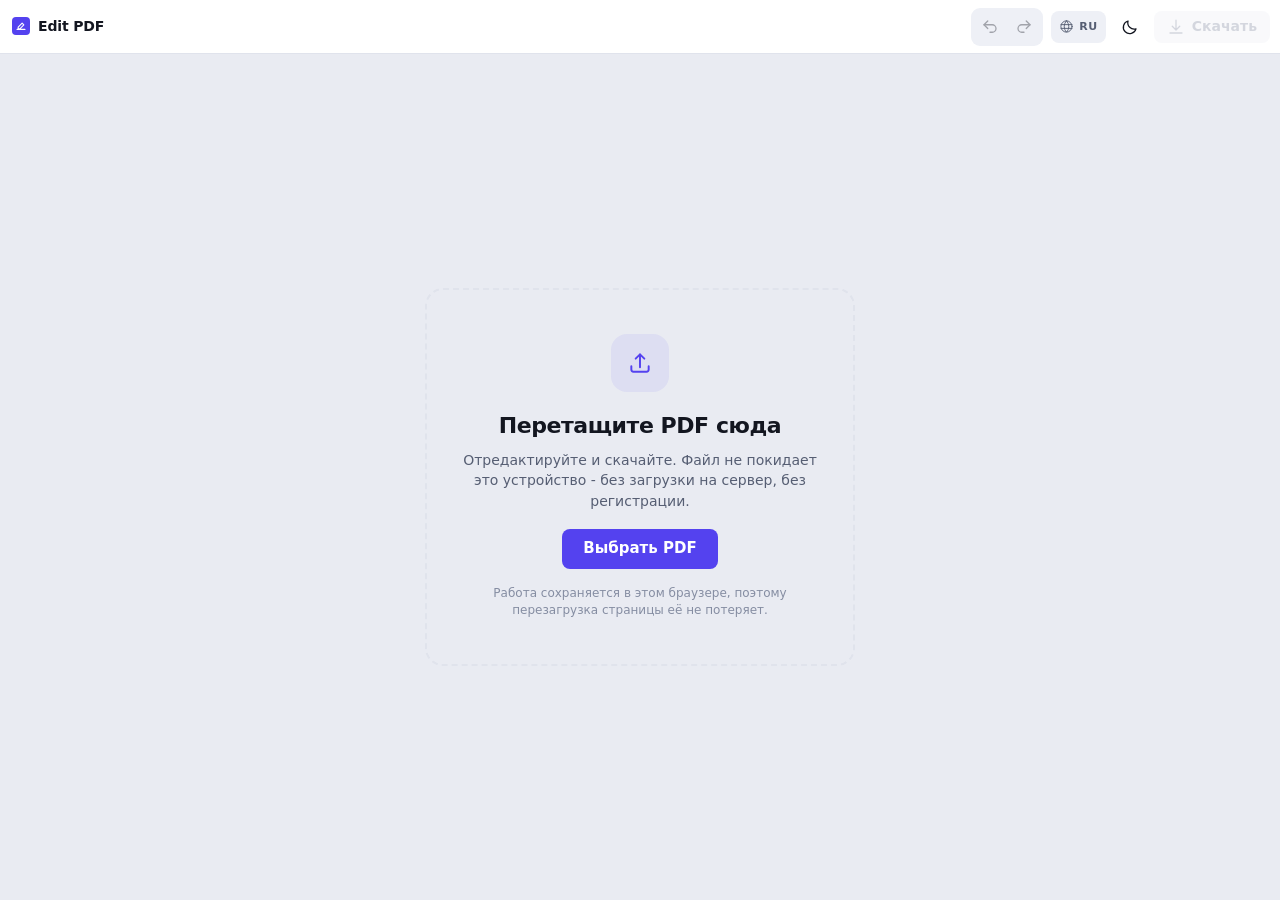
<file: ru/app/index.html>
<!doctype html>
<html lang="ru">
<head>
<meta charset="utf-8">
<meta name="viewport" content="width=device-width, initial-scale=1, viewport-fit=cover">
<title>Редактор PDF - откройте файл и начните правку</title>
<meta name="description" content="Сам редактор. Перетащите PDF, перепишите текст, который уже есть на странице, подпишите и скачайте. Файл остаётся во вкладке браузера.">
<meta name="color-scheme" content="light dark">
<link rel="canonical" href="https://pdfeditor.kingdom.lv/ru/app/">

<link rel="alternate" hreflang="en-GB" href="https://pdfeditor.kingdom.lv/app/">
<link rel="alternate" hreflang="lv" href="https://pdfeditor.kingdom.lv/lv/app/">
<link rel="alternate" hreflang="ru" href="https://pdfeditor.kingdom.lv/ru/app/">
<link rel="alternate" hreflang="x-default" href="https://pdfeditor.kingdom.lv/app/">

<meta property="og:type" content="website">
<meta property="og:site_name" content="Edit PDF">
<meta property="og:locale" content="ru_RU">
<meta property="og:locale:alternate" content="en_GB">
<meta property="og:locale:alternate" content="lv_LV">
<meta property="og:url" content="https://pdfeditor.kingdom.lv/ru/app/">
<meta property="og:title" content="Edit PDF - редактор">
<meta property="og:description" content="Сам редактор. Перетащите PDF, перепишите текст, который уже есть на странице, подпишите и скачайте. Файл остаётся во вкладке браузера.">
<meta property="og:image" content="https://pdfeditor.kingdom.lv/assets/img/og.jpg">
<meta property="og:image:secure_url" content="https://pdfeditor.kingdom.lv/assets/img/og.jpg">
<meta property="og:image:type" content="image/jpeg">
<meta property="og:image:width" content="1200">
<meta property="og:image:height" content="630">
<meta property="og:image:alt" content="Edit PDF: редактор PDF, который работает в браузере и ничего не загружает.">
<meta name="twitter:card" content="summary_large_image">
<meta name="twitter:title" content="Edit PDF - редактор">
<meta name="twitter:description" content="Сам редактор. Перетащите PDF, перепишите текст, который уже есть на странице, подпишите и скачайте. Файл остаётся во вкладке браузера.">
<meta name="twitter:image" content="https://pdfeditor.kingdom.lv/assets/img/og.jpg">
<meta name="twitter:image:alt" content="Edit PDF: редактор PDF, который работает в браузере и ничего не загружает.">

<link rel="icon" href="../../assets/img/icon.svg" type="image/svg+xml">
<link rel="apple-touch-icon" href="../../assets/img/apple-touch-icon.png">
<script src="../../assets/js/i18n.js"></script>
<script src="../../assets/js/theme.js"></script>
<link rel="stylesheet" href="../../assets/css/theme.css">
<link rel="stylesheet" href="../../assets/css/app.css">
</head>
<body data-empty="1">

<!--
     ██╗  ██╗██╗███╗   ██╗ ██████╗     ██████╗ ███████╗
     ██║ ██╔╝██║████╗  ██║██╔════╝    ██╔═══██╗██╔════╝
     █████╔╝ ██║██╔██╗ ██║██║  ███╗   ██║   ██║█████╗
     ██╔═██╗ ██║██║╚██╗██║██║   ██║   ██║   ██║██╔══╝
     ██║  ██╗██║██║ ╚████║╚██████╔╝   ╚██████╔╝██║
     ╚═╝  ╚═╝╚═╝╚═╝  ╚═══╝ ╚═════╝     ╚═════╝ ╚═╝

     ██╗  ██╗██╗███╗   ██╗ ██████╗ ███████╗
     ██║ ██╔╝██║████╗  ██║██╔════╝ ██╔════╝
     █████╔╝ ██║██╔██╗ ██║██║  ███╗███████╗
     ██╔═██╗ ██║██║╚██╗██║██║   ██║╚════██║
     ██║  ██╗██║██║ ╚████║╚██████╔╝███████║
     ╚═╝  ╚═╝╚═╝╚═╝  ╚═══╝ ╚═════╝ ╚══════╝


          ИИСУС ХРИСТОС ИЗ НАЗАРЕТА - ЦАРЬ ЦАРЕЙ


     "На одежде и на бедре Его написано имя:
      Царь царей и Господь господствующих."
                                               Откровение 19:16

     Этот редактор бесплатный, потому что и мы получили даром.
                                                 От Матфея 10:8

     Церковь Духа и Истины, Лиелварде              satchurch.lv
     SIA LOGINGRUPA                               logingrupa.lv

     Теперь читайте остальной код. Здесь ничего не загружается на сервер.
-->

<header class="topbar">
  <a class="brand" href="../" data-i18n-title="app.backHome" title="Вернуться на главную страницу Edit PDF">
    <svg viewBox="0 0 32 32" class="brand-mark" aria-hidden="true"><rect width="32" height="32" rx="7"/><path d="M9 22h14M11 18l7-7 3 3-7 7h-3z"/></svg>
    <span>Edit&nbsp;PDF</span>
  </a>

  <div class="file" id="fileBox">
    <span class="file-name" id="fileName" data-i18n-title="app.rename" title="Нажмите, чтобы переименовать" contenteditable="false"></span>
    <span class="file-meta" id="fileMeta"></span>
  </div>

  <div class="spacer"></div>

  <div class="grp" id="historyGrp">
    <button class="btn icon" id="undoBtn" data-i18n-title="app.undo" title="Отменить (Ctrl+Z)" disabled><svg viewBox="0 0 24 24"><path d="M9 14L4 9l5-5"/><path d="M4 9h11a5 5 0 0 1 0 10h-3"/></svg></button>
    <button class="btn icon" id="redoBtn" data-i18n-title="app.redo" title="Вернуть (Ctrl+Shift+Z)" disabled><svg viewBox="0 0 24 24"><path d="M15 14l5-5-5-5"/><path d="M20 9H9a5 5 0 0 0 0 10h3"/></svg></button>
  </div>

  <div class="grp zoomgrp">
    <button class="btn icon" id="zoomOut" data-i18n-title="app.zoomOut" title="Уменьшить (Ctrl -)"><svg viewBox="0 0 24 24"><path d="M5 12h14"/></svg></button>
    <button class="btn zoomval" id="zoomVal" data-i18n-title="app.zoomReset" title="Сбросить масштаб">100%</button>
    <button class="btn icon" id="zoomIn" data-i18n-title="app.zoomIn" title="Увеличить (Ctrl +)"><svg viewBox="0 0 24 24"><path d="M12 5v14M5 12h14"/></svg></button>
  </div>

  <span class="save-state" id="saveState" hidden></span>

  <details class="lang">
    <summary data-i18n-label="nav.language" aria-label="Язык">
      <svg viewBox="0 0 24 24" aria-hidden="true"><circle cx="12" cy="12" r="9"/><path d="M3.3 9h17.4M3.3 15h17.4M12 3c-2.4 2.5-3.6 5.5-3.6 9s1.2 6.5 3.6 9c2.4-2.5 3.6-5.5 3.6-9S14.4 5.5 12 3z"/></svg>
      <b>RU</b>
    </summary>
    <div class="lang-menu">
      <a href="../../app/" hreflang="en-GB" lang="en-GB">English</a>
      <a href="../../lv/app/" hreflang="lv" lang="lv">Latviešu</a>
      <a href="./" hreflang="ru" lang="ru" aria-current="page">Русский</a>
    </div>
  </details>

  <button class="btn icon theme-toggle" type="button" data-theme-toggle data-i18n-label="theme.toggle" aria-label="Переключить тему">
    <svg class="icon-sun" viewBox="0 0 24 24" aria-hidden="true"><circle cx="12" cy="12" r="4"/><path d="M12 2.5v2M12 19.5v2M4.6 4.6l1.4 1.4M18 18l1.4 1.4M2.5 12h2M19.5 12h2M4.6 19.4L6 18M18 6l1.4-1.4"/></svg>
    <svg class="icon-moon" viewBox="0 0 24 24" aria-hidden="true"><path d="M20 14.6A8.6 8.6 0 0 1 9.4 4 8.6 8.6 0 1 0 20 14.6z"/></svg>
  </button>

  <button class="btn ghost" id="newBtn" data-i18n-title="app.closeTitle" title="Закрыть и начать заново"><svg viewBox="0 0 24 24"><path d="M6 6l12 12M18 6L6 18"/></svg><span data-i18n="app.close">Закрыть</span></button>
  <button class="btn primary" id="downloadBtn" disabled>
    <svg viewBox="0 0 24 24"><path d="M12 3v12M7 11l5 5 5-5M4 20h16"/></svg><span data-i18n="app.download">Скачать</span>
  </button>
</header>

<main class="shell">

  <nav class="rail" id="rail" data-i18n-label="app.tools" aria-label="Инструменты">
    <button class="tool" data-tool="edit" data-i18n-title="tool.edit" title="Изменить текст, который уже есть на странице (E)"><svg viewBox="0 0 24 24"><path d="M4 6h13M4 11h8M4 16h5"/><path d="M14.5 19.5l5.5-5.5 2 2-5.5 5.5H14.5z"/></svg></button>
    <button class="tool" data-tool="select" data-i18n-title="tool.select" title="Выделить и переместить (V)"><svg viewBox="0 0 24 24"><path d="M4 3l7 17 2.2-6.8L20 11 4 3z"/></svg></button>
    <button class="tool" data-tool="text" data-i18n-title="tool.text" title="Текст (T)"><svg viewBox="0 0 24 24"><path d="M5 7V5h14v2M12 5v14M9.5 19h5"/></svg></button>
    <button class="tool" data-tool="pen" data-i18n-title="tool.pen" title="Рисовать (P)"><svg viewBox="0 0 24 24"><path d="M16.5 3.5a2.12 2.12 0 0 1 3 3L8 18l-4.5 1.5L5 15 16.5 3.5z"/></svg></button>
    <button class="tool" data-tool="highlight" data-i18n-title="tool.highlight" title="Выделить цветом (H)"><svg viewBox="0 0 24 24"><path d="M4 20h7"/><path d="M12.5 4.5l5 5-6.5 6.5H6v-5l6.5-6.5z"/></svg></button>
    <button class="tool" data-tool="rect" data-i18n-title="tool.rect" title="Прямоугольник (R)"><svg viewBox="0 0 24 24"><rect x="4" y="6" width="16" height="12" rx="1.5"/></svg></button>
    <button class="tool" data-tool="ellipse" data-i18n-title="tool.ellipse" title="Эллипс (O)"><svg viewBox="0 0 24 24"><ellipse cx="12" cy="12" rx="8.5" ry="6.5"/></svg></button>
    <button class="tool" data-tool="arrow" data-i18n-title="tool.arrow" title="Стрелка (A)"><svg viewBox="0 0 24 24"><path d="M5 19L19 5M11 5h8v8"/></svg></button>
    <button class="tool" data-tool="whiteout" data-i18n-title="tool.whiteout" title="Закрасить белым (W)"><svg viewBox="0 0 24 24"><rect x="4" y="7" width="16" height="10" rx="1.5" class="solid"/></svg></button>
    <button class="tool" data-tool="image" data-i18n-title="tool.image" title="Вставить изображение или подпись (I)"><svg viewBox="0 0 24 24"><rect x="3" y="5" width="18" height="14" rx="2"/><circle cx="8.5" cy="10" r="1.6"/><path d="M21 16l-5-5L6 21"/></svg></button>
  </nav>

  <aside class="side" id="sidePanel" data-view="pages" data-i18n-label="app.side" aria-label="Страницы и слои">
    <div class="side-head">
      <div class="side-tabs" id="sideTabs">
        <button class="side-tab" data-view="pages" aria-pressed="true" data-i18n="app.pages">Страницы</button>
        <button class="side-tab" data-view="layers" aria-pressed="false" data-i18n="app.layers">Слои</button>
      </div>
      <button class="btn icon sm" id="pinToggle" aria-pressed="false" data-i18n-title="app.pin" title="Закрепить эту вкладку"><svg viewBox="0 0 24 24"><path d="M9.5 3h5l-.8 6 3.3 2.6V14H7v-2.4L10.3 9 9.5 3z"/><path d="M12 14v7"/></svg></button>
      <button class="btn icon sm" id="sideToggle" data-i18n-title="app.sideHide" title="Скрыть панель"><svg viewBox="0 0 24 24"><path d="M15 6l-6 6 6 6"/></svg></button>
    </div>
    <div class="thumbs" id="thumbs"></div>
    <div class="layers" id="layers"></div>
  </aside>

  <section class="stage" id="stage">
    <div class="drop" id="drop">
      <div class="drop-inner">
        <div class="drop-icon"><svg viewBox="0 0 24 24"><path d="M12 16V4M8 8l4-4 4 4"/><path d="M4 15v3a2 2 0 0 0 2 2h12a2 2 0 0 0 2-2v-3"/></svg></div>
        <h1 data-i18n="drop.title">Перетащите PDF сюда</h1>
        <p data-i18n="drop.body">Отредактируйте и скачайте. Файл не покидает это устройство - без загрузки на сервер, без регистрации.</p>
        <button class="btn primary lg" id="pickBtn" data-i18n="drop.pick">Выбрать PDF</button>
        <p class="hint" data-i18n="drop.hint">Работа сохраняется в этом браузере, поэтому перезагрузка страницы её не потеряет.</p>
      </div>
    </div>
    <div class="viewport" id="viewport"></div>
  </section>

  <aside class="props" id="props" data-i18n-label="app.properties" aria-label="Свойства"></aside>
</main>

<input type="file" id="fileInput" accept="application/pdf,.pdf" hidden multiple>
<input type="file" id="imgInput" accept="image/png,image/jpeg" hidden>
<div class="toast" id="toast" hidden></div>
<div class="busy" id="busy" hidden><div class="spin"></div><span id="busyText" data-i18n="msg.working">Обработка...</span></div>

<script src="../../vendor/pdf.min.js"></script>
<script type="module" src="../../assets/js/app.js"></script>
</body>
</html>
</file>
<file: assets/css/theme.css>
/* Design tokens shared by the landing page and the editor.
   Each token carries both palettes once: light-dark() resolves against the
   active color-scheme, and theme.js flips that by stamping data-theme on
   <html>. With no data-theme set the OS preference wins. */
:root{
  color-scheme: light dark;

  /* surfaces */
  --bg:        light-dark(#f6f7fb, #0d0e13);
  --bg-2:      light-dark(#ffffff, #14161d);
  --bg-3:      light-dark(#eef0f6, #1b1e28);
  --line:      light-dark(#e0e3ec, #262a36);
  --line-soft: light-dark(#ebedf3, #1d2029);

  /* text */
  --fg:      light-dark(#131620, #e9ebf3);
  --fg-dim:  light-dark(#565e73, #9aa1b5);
  --fg-mute: light-dark(#858da2, #6b7288);

  /* brand */
  --accent:        light-dark(#5442ef, #7d70ff);
  --accent-strong: light-dark(#4634d8, #9086ff);
  --accent-fg:     #fff;
  --accent-soft:   light-dark(#5442ef14, #7d70ff1f);
  --accent-line:   light-dark(#5442ef33, #7d70ff33);
  --glow:          light-dark(#5442ef1f, #7d70ff38);

  /* status */
  --danger: light-dark(#d93a41, #f2545b);
  --ok:     light-dark(#12925f, #3ecf8e);

  /* document canvas */
  --stage: light-dark(#e9ebf2, #08090d);
  --paper: #fff;

  --shadow:    light-dark(0 8px 24px rgba(20,25,50,.12), 0 10px 30px rgba(0,0,0,.45));
  --shadow-lg: light-dark(0 30px 70px -28px rgba(20,25,50,.32), 0 30px 70px -24px rgba(0,0,0,.75));

  --font-ui: ui-sans-serif,system-ui,-apple-system,"Segoe UI",Roboto,"Helvetica Neue",sans-serif;
  --font-mono: ui-monospace,"SFMono-Regular",Menlo,Consolas,monospace;
}
:root[data-theme="light"]{ color-scheme: light }
:root[data-theme="dark"] { color-scheme: dark }

/* Theme toggle icon swap, shared by both pages. */
:root[data-theme="dark"] .icon-moon,
:root:not([data-theme="dark"]) .icon-sun{ display:none }
</file>
<file: assets/css/site.css>
/* Landing page only. Colour tokens live in theme.css. */
:root{
  --wrap:1120px;
  --gap-section:clamp(72px,9vw,132px);
  --radius:14px;
  --radius-lg:22px;
}

*{box-sizing:border-box}
html{scroll-behavior:smooth}
body{
  margin:0;background:var(--bg);color:var(--fg);
  font:16px/1.62 var(--font-ui);
  -webkit-font-smoothing:antialiased;
  text-rendering:optimizeLegibility;
}
img,svg{max-width:100%}
a{color:var(--accent);text-decoration-thickness:1px;text-underline-offset:3px}
:where(a,button,summary,input):focus-visible{
  outline:2px solid var(--accent);outline-offset:3px;border-radius:6px;
}
.wrap{width:100%;max-width:var(--wrap);margin:0 auto;padding:0 22px}
.skip{position:absolute;left:-9999px}
.skip:focus{left:12px;top:12px;z-index:99;background:var(--bg-2);color:var(--fg);padding:10px 16px;border-radius:8px;border:1px solid var(--line)}

/* ---- shared type ----------------------------------------------------- */
h1,h2,h3{margin:0;letter-spacing:-.032em;line-height:1.08;font-weight:660}
h1{font-size:clamp(2.35rem,5.6vw,4.05rem)}
h2{font-size:clamp(1.75rem,3.6vw,2.6rem)}
h3{font-size:1.06rem;letter-spacing:-.015em;line-height:1.35}
p{margin:0}
.kicker{
  font:500 11px/1 var(--font-mono);letter-spacing:.16em;text-transform:uppercase;
  color:var(--fg-mute);margin:0 0 16px;
}
.lead{font-size:clamp(1.02rem,1.5vw,1.19rem);color:var(--fg-dim);max-width:56ch}

/* ---- buttons --------------------------------------------------------- */
.button{
  display:inline-flex;align-items:center;justify-content:center;gap:9px;
  height:48px;padding:0 22px;border-radius:11px;border:1px solid transparent;
  font-weight:560;font-size:15px;cursor:pointer;text-decoration:none;white-space:nowrap;
  transition:background .15s,border-color .15s,color .15s,transform .15s;
}
.button svg{width:18px;height:18px;fill:none;stroke:currentColor;stroke-width:1.8;stroke-linecap:round;stroke-linejoin:round}
.button-primary{background:var(--accent);color:var(--accent-fg)}
.button-primary:hover{background:var(--accent-strong);transform:translateY(-1px)}
.button-quiet{background:var(--bg-2);color:var(--fg);border-color:var(--line)}
.button-quiet:hover{border-color:var(--fg-mute)}
.button-sm{height:38px;padding:0 15px;font-size:14px;border-radius:9px}
.button .icon-fill{fill:currentColor;stroke:none}

/* ---- nav ------------------------------------------------------------- */
.site-nav{
  position:sticky;top:0;z-index:40;
  background:color-mix(in srgb,var(--bg) 82%,transparent);
  backdrop-filter:blur(14px);border-bottom:1px solid transparent;
  transition:border-color .2s;
}
.site-nav[data-stuck]{border-bottom-color:var(--line)}
.nav-inner{display:flex;align-items:center;gap:10px;height:64px}
.brand{
  display:flex;align-items:center;gap:9px;color:inherit;text-decoration:none;
  font-weight:640;letter-spacing:-.02em;font-size:16px;margin-right:auto;
}
.brand-mark{width:24px;height:24px;flex:none}
.brand-mark rect{fill:var(--accent);stroke:none}
.brand-mark path{fill:none;stroke:#fff;stroke-width:2;stroke-linecap:round;stroke-linejoin:round}
.nav-links{display:flex;align-items:center;gap:4px;margin-right:6px}
.nav-links a{
  color:var(--fg-dim);text-decoration:none;font-size:14.5px;
  padding:8px 11px;border-radius:8px;transition:color .15s,background .15s;
}
.nav-links a:hover{color:var(--fg);background:var(--bg-3)}
.icon-button{
  width:38px;height:38px;display:grid;place-items:center;flex:none;
  border:1px solid var(--line);border-radius:9px;background:var(--bg-2);
  color:var(--fg-dim);cursor:pointer;transition:color .15s,border-color .15s;
}
.icon-button:hover{color:var(--fg);border-color:var(--fg-mute)}
.lang{position:relative;flex:none}
.lang>summary{
  list-style:none;display:flex;align-items:center;gap:6px;height:38px;padding:0 10px;
  border:1px solid var(--line);border-radius:9px;background:var(--bg-2);color:var(--fg-dim);
  cursor:pointer;font:600 11.5px/1 var(--font-mono);letter-spacing:.06em;
  transition:color .15s,border-color .15s;
}
.lang>summary::-webkit-details-marker{display:none}
.lang>summary::marker{content:""}
.lang>summary:hover,.lang[open]>summary{color:var(--fg);border-color:var(--fg-mute)}
.lang>summary svg{width:15px;height:15px;flex:none;fill:none;stroke:currentColor;stroke-width:1.5}
.lang-menu{
  position:absolute;top:calc(100% + 7px);right:0;z-index:60;min-width:158px;
  display:flex;flex-direction:column;gap:1px;padding:5px;
  background:var(--bg-2);border:1px solid var(--line);border-radius:11px;box-shadow:var(--shadow);
}
.lang-menu a{
  padding:9px 11px;border-radius:7px;white-space:nowrap;
  color:var(--fg-dim);text-decoration:none;font-size:14px;
}
.lang-menu a:hover{background:var(--bg-3);color:var(--fg)}
.lang-menu a[aria-current]{color:var(--fg);font-weight:600;background:var(--bg-3)}
.icon-button svg{width:17px;height:17px;fill:none;stroke:currentColor;stroke-width:1.8;stroke-linecap:round;stroke-linejoin:round}

/* ---- hero ------------------------------------------------------------ */
.hero{position:relative;overflow:hidden;padding:clamp(52px,8vw,104px) 0 0}
.hero-glow{
  position:absolute;left:50%;top:-260px;width:min(1100px,150vw);height:640px;
  transform:translateX(-50%);pointer-events:none;z-index:0;
  background:radial-gradient(50% 50% at 50% 50%,var(--glow),transparent 72%);
}
.hero .wrap{position:relative;z-index:1}
.hero-copy{max-width:760px}
.eyebrow{
  display:inline-flex;align-items:center;gap:9px;margin-bottom:26px;
  padding:6px 13px 6px 9px;border:1px solid var(--accent-line);border-radius:100px;
  background:var(--accent-soft);color:var(--fg-dim);font-size:13.5px;
}
.eyebrow b{color:var(--fg);font-weight:560}
.pulse{width:7px;height:7px;border-radius:50%;background:var(--ok);flex:none}
.hero h1{margin-bottom:22px;max-width:16ch}
.hero .lead{font-size:clamp(1.06rem,1.6vw,1.24rem);max-width:60ch}
.cta-row{display:flex;flex-wrap:wrap;gap:12px;margin-top:34px}
.cta-note{margin-top:16px;font-size:14px;color:var(--fg-mute)}

/* ---- editor mockup --------------------------------------------------- */
.mock{margin:clamp(44px,6vw,72px) auto 0;max-width:1000px}
.mock-frame{
  border:1px solid var(--line);border-radius:var(--radius-lg);
  background:var(--bg-2);box-shadow:var(--shadow-lg);overflow:hidden;
}
.mock-bar{
  display:flex;align-items:center;gap:9px;height:42px;padding:0 13px;
  border-bottom:1px solid var(--line);background:var(--bg-2);
}
.mock-mark{width:16px;height:16px;border-radius:4px;background:var(--accent);flex:none}
.mock-file{font-size:12.5px;font-weight:550;white-space:nowrap}
.mock-meta{font-size:11.5px;color:var(--fg-mute)}
.mock-bar .spacer{flex:1}
.mock-pill{height:22px;padding:0 10px;display:grid;place-items:center;border-radius:6px;background:var(--bg-3);color:var(--fg-mute);font-size:11px}
.mock-pill.on{background:var(--accent);color:var(--accent-fg)}
.mock-body{display:flex;min-height:340px;background:var(--stage)}
.mock-rail{
  width:46px;flex:none;display:flex;flex-direction:column;gap:5px;align-items:center;
  padding:9px 0;background:var(--bg-2);border-right:1px solid var(--line);
}
.mock-tool{width:28px;height:28px;border-radius:7px;background:var(--bg-3)}
.mock-tool.on{background:var(--accent)}
.mock-stage{flex:1;display:grid;place-items:center;padding:22px 16px;min-width:0}
.mock-page{
  width:100%;max-width:430px;aspect-ratio:1/1.29;background:var(--paper);
  border-radius:3px;box-shadow:var(--shadow);padding:30px 32px;
  display:flex;flex-direction:column;gap:9px;
}
.mock-line{height:7px;border-radius:3px;background:#d5d8e2}
.mock-line.short{width:52%}
.mock-line.mid{width:78%}
.mock-line.tiny{width:34%}
.mock-line.head{height:12px;width:60%;background:#aab0c0;margin-bottom:7px}
.mock-line.mark{background:#ffe14d}
.mock-edit{
  position:relative;height:16px;width:72%;border:1.5px solid var(--accent);
  border-radius:3px;background:var(--accent-soft);display:flex;align-items:center;padding:0 5px;
}
.mock-edit span{font:600 9.5px/1 var(--font-ui);color:#1b1f2b;letter-spacing:.01em}
.mock-caret{width:1.5px;height:11px;background:var(--accent);margin-left:2px;animation:blink 1.1s steps(1) infinite}
@keyframes blink{50%{opacity:0}}
.mock-sign{margin-top:auto;align-self:flex-end;color:var(--accent)}
.mock-sign svg{width:104px;height:38px;fill:none;stroke:currentColor;stroke-width:2;stroke-linecap:round}
.mock-props{
  width:110px;flex:none;padding:11px;background:var(--bg-2);border-left:1px solid var(--line);
  display:flex;flex-direction:column;gap:9px;
}
.mock-label{font:500 9px/1 var(--font-mono);letter-spacing:.14em;text-transform:uppercase;color:var(--fg-mute)}
.mock-swatches{display:flex;flex-wrap:wrap;gap:5px}
.mock-swatches i{width:17px;height:17px;border-radius:5px;border:1px solid var(--line)}
.mock-slider{height:5px;border-radius:3px;background:var(--bg-3);position:relative}
.mock-slider::after{content:"";position:absolute;left:0;top:0;bottom:0;width:62%;border-radius:3px;background:var(--accent)}
.mock-caption{margin:15px 0 0;text-align:center;font-size:13px;color:var(--fg-mute)}

/* ---- the four zeros -------------------------------------------------- */
.zeros{
  display:grid;grid-template-columns:repeat(4,1fr);gap:1px;
  margin-top:var(--gap-section);border:1px solid var(--line);border-radius:var(--radius);
  background:var(--line);overflow:hidden;
}
.zero{background:var(--bg);padding:26px 22px}
.zero b{display:block;font-size:clamp(2rem,3.4vw,2.7rem);font-weight:640;letter-spacing:-.04em;line-height:1;color:var(--accent)}
.zero strong{display:block;margin:9px 0 5px;font-size:14.5px;font-weight:560}
.zero span{font-size:13.5px;color:var(--fg-dim);line-height:1.5}

/* ---- sections -------------------------------------------------------- */
.section{padding-block:calc(var(--gap-section) / 2)}
.section-head{max-width:640px;margin-bottom:clamp(34px,4vw,52px)}
.section-head h2{margin-bottom:16px}

/* ---- feature cards --------------------------------------------------- */
.cards{display:grid;grid-template-columns:repeat(3,1fr);gap:18px}
.card{
  padding:26px 24px 28px;border:1px solid var(--line);border-radius:var(--radius);
  background:var(--bg-2);transition:border-color .18s,transform .18s;
}
.card:hover{border-color:var(--accent-line);transform:translateY(-2px)}
.card-icon{
  width:38px;height:38px;display:grid;place-items:center;margin-bottom:18px;
  border-radius:10px;background:var(--accent-soft);color:var(--accent);
}
.card-icon svg{width:19px;height:19px;fill:none;stroke:currentColor;stroke-width:1.7;stroke-linecap:round;stroke-linejoin:round}
.card h3{margin-bottom:9px}
.card p{color:var(--fg-dim);font-size:14.8px}

/* ---- steps ----------------------------------------------------------- */
.steps{display:grid;grid-template-columns:repeat(3,1fr);gap:20px;counter-reset:step}
.step{padding-top:22px;border-top:2px solid var(--line);position:relative}
.step::before{
  counter-increment:step;content:"0" counter(step);
  position:absolute;top:-2px;left:0;padding-top:22px;
  font:500 11px/1 var(--font-mono);letter-spacing:.14em;color:var(--accent);
}
.step h3{margin:34px 0 9px}
.step p{color:var(--fg-dim);font-size:14.8px}

/* ---- privacy proof --------------------------------------------------- */
.proof{display:grid;grid-template-columns:1.05fr .95fr;gap:clamp(30px,5vw,64px);align-items:center}
.proof-copy h2{margin-bottom:18px}
.proof-copy p+p{margin-top:16px}
.netpanel{
  border:1px solid var(--line);border-radius:var(--radius);overflow:hidden;
  background:var(--bg-2);box-shadow:var(--shadow);font-family:var(--font-mono);
}
.netpanel-bar{
  display:flex;align-items:center;gap:14px;padding:9px 13px;
  border-bottom:1px solid var(--line);font-size:11.5px;color:var(--fg-mute);
}
.netpanel-bar b{color:var(--fg);font-weight:560}
.netpanel-body{padding:46px 20px;text-align:center;color:var(--fg-mute);font-size:12.5px}
.netpanel-body strong{display:block;margin-bottom:6px;color:var(--fg);font-size:14px;font-weight:560}
.netpanel-foot{
  display:flex;gap:18px;padding:9px 13px;border-top:1px solid var(--line);
  background:var(--bg-3);font-size:11.5px;color:var(--fg-dim);
}
.netpanel-foot b{color:var(--ok);font-weight:560}

/* ---- comparison ------------------------------------------------------ */
.table-scroll{overflow-x:auto;border:1px solid var(--line);border-radius:var(--radius)}
table{border-collapse:collapse;width:100%;min-width:620px;font-size:14.8px}
caption{text-align:left;padding:0 0 14px;color:var(--fg-mute);font-size:13.5px}
th,td{padding:15px 20px;text-align:left;border-bottom:1px solid var(--line);vertical-align:top}
thead th{
  font:500 11px/1 var(--font-mono);letter-spacing:.14em;text-transform:uppercase;
  color:var(--fg-mute);background:var(--bg-2);
}
tbody th{font-weight:550;color:var(--fg);width:30%}
td{color:var(--fg-dim)}
td.mine{color:var(--fg)}
tbody tr:last-child th,tbody tr:last-child td{border-bottom:0}

/* ---- faq ------------------------------------------------------------- */
.faq{max-width:800px;border-top:1px solid var(--line)}
.faq details{border-bottom:1px solid var(--line)}
.faq summary{
  display:flex;align-items:flex-start;gap:16px;padding:20px 0;cursor:pointer;
  font-weight:550;font-size:16.5px;letter-spacing:-.012em;list-style:none;
}
.faq summary::-webkit-details-marker{display:none}
.faq summary::after{
  content:"";flex:none;width:11px;height:11px;margin:6px 0 0 auto;
  border-right:1.8px solid var(--fg-mute);border-bottom:1.8px solid var(--fg-mute);
  transform:rotate(45deg);transition:transform .2s;
}
.faq details[open] summary::after{transform:rotate(-135deg)}
.faq-answer{padding:0 40px 22px 0;color:var(--fg-dim);font-size:15.2px}
.faq-answer p+p{margin-top:12px}

/* ---- why we build ---------------------------------------------------- */
.creed{
  position:relative;overflow:hidden;text-align:center;
  padding:clamp(46px,6vw,74px) clamp(22px,5vw,64px);
  border:1px solid var(--line);border-radius:var(--radius-lg);background:var(--bg-2);
}
.creed::before{
  content:"";position:absolute;inset:-42% 18% auto;height:340px;
  background:radial-gradient(50% 50% at 50% 50%,var(--glow),transparent 70%);
}
.creed>*{position:relative}
.verse{margin:0 0 clamp(28px,4vw,42px)}
.verse p{
  margin:0 auto 15px;max-width:19ch;text-wrap:balance;
  font-size:clamp(1.5rem,3.2vw,2.3rem);line-height:1.22;letter-spacing:-.03em;font-weight:620;
}
.verse cite{
  display:block;font:500 11px/1 var(--font-mono);letter-spacing:.16em;
  text-transform:uppercase;color:var(--accent);font-style:normal;
}
.creed-copy{max-width:62ch;margin:0 auto;text-align:left;color:var(--fg-dim);font-size:15.4px}
.creed-copy p+p{margin-top:15px}
.creed-copy a{color:var(--fg);text-decoration-color:var(--accent)}
.creed-copy a:hover{color:var(--accent)}
.creed-sign{
  max-width:62ch;margin:clamp(28px,4vw,40px) auto 0;padding-top:24px;
  border-top:1px solid var(--line);font-weight:560;color:var(--fg);
}

/* ---- closing cta ----------------------------------------------------- */
.final{
  text-align:center;padding:clamp(52px,7vw,86px) 26px;
  border:1px solid var(--line);border-radius:var(--radius-lg);
  background:var(--bg-2);position:relative;overflow:hidden;
}
.final::before{
  content:"";position:absolute;inset:-40% 25% auto;height:320px;
  background:radial-gradient(50% 50% at 50% 50%,var(--glow),transparent 70%);
}
.final>*{position:relative}
.final h2{margin-bottom:16px}
.final .lead{margin:0 auto}
.final .cta-row{justify-content:center}

/* ---- footer ---------------------------------------------------------- */
.site-footer{border-top:1px solid var(--line);padding:44px 0 52px}
.footer-inner{display:flex;flex-wrap:wrap;gap:26px;justify-content:space-between;align-items:flex-start}
.footer-note{max-width:36ch;font-size:13.8px;color:var(--fg-mute);margin-top:12px}
.footer-links{display:flex;flex-wrap:wrap;gap:26px}
.footer-col{display:flex;flex-direction:column;gap:9px}
.footer-col span{font:500 10.5px/1 var(--font-mono);letter-spacing:.14em;text-transform:uppercase;color:var(--fg-mute);margin-bottom:3px}
.footer-col a{color:var(--fg-dim);text-decoration:none;font-size:14.2px}
.footer-col a:hover{color:var(--fg)}
.footer-bottom{
  max-width:80ch;margin-top:38px;padding-top:20px;border-top:1px solid var(--line);
  font-size:13.5px;color:var(--fg-mute);
}
.footer-bottom a{color:var(--fg-dim);text-decoration-color:var(--line)}
.footer-bottom a:hover{color:var(--fg)}

/* ---- scroll reveal --------------------------------------------------- */
[data-reveal]{opacity:0;transform:translateY(14px);transition:opacity .5s ease,transform .5s ease}
[data-reveal].shown{opacity:1;transform:none}

/* ---- responsive ------------------------------------------------------ */
@media (max-width:900px){
  .cards,.steps{grid-template-columns:1fr 1fr}
  .proof{grid-template-columns:1fr}
  .zeros{grid-template-columns:1fr 1fr}
  /* five links plus the CTA do not fit; the footer still carries these two */
  .nav-links a[href="#what-it-does"],.nav-links a[href="#privacy"]{display:none}
}
@media (max-width:660px){
  .nav-links{display:none}
  .cta-row .button{white-space:normal}
  .cards,.steps{grid-template-columns:1fr}
  .mock-props{display:none}
  .mock-body{min-height:280px}
  /* the bar has no room for the full chrome at this width */
  .mock-meta,.mock-pill:not(.on){display:none}
  .cta-row .button{flex:1 1 100%}
  .zero{padding:20px 18px}
  .faq summary{font-size:15.5px}
  .faq-answer{padding-right:0}
}
@media (max-width:560px){
  /* the longest translation of the CTA no longer fits beside the brand;
     the hero repeats it a thumb-length below */
  .nav-inner>.button-primary{display:none}
}
@media (prefers-reduced-motion:reduce){
  html{scroll-behavior:auto}
  *,*::before,*::after{animation-duration:.001ms!important;transition-duration:.001ms!important}
  [data-reveal]{opacity:1;transform:none}
}
</file>
<file: assets/css/app.css>
/* Editor layout metrics. Colour tokens live in theme.css. */
:root{ --r:10px; --rail:56px; --pages:180px; --props:236px; --top:54px }

*{box-sizing:border-box}
[hidden]{display:none!important}
html,body{height:100%}
body{
  margin:0; background:var(--bg); color:var(--fg);
  font:14px/1.45 var(--font-ui);
  overflow:hidden; -webkit-font-smoothing:antialiased;
}
button{font:inherit;color:inherit}
svg:not(.ov){width:18px;height:18px;fill:none;stroke:currentColor;stroke-width:1.7;stroke-linecap:round;stroke-linejoin:round}
/* a run boundary can put a space at the start of a piece; keep it rendered */
svg.ov text{stroke:none;white-space:pre}
svg.ov image{-webkit-user-drag:none}
svg .solid{fill:currentColor;stroke:none}

/* ---- top bar --------------------------------------------------------- */
.topbar{
  height:var(--top); display:flex; align-items:center; gap:8px; padding:0 10px 0 12px;
  background:var(--bg-2); border-bottom:1px solid var(--line); position:relative; z-index:30;
}
.brand{display:flex;align-items:center;gap:8px;font-weight:650;letter-spacing:-.01em;white-space:nowrap;color:inherit;text-decoration:none}
.brand-mark{width:22px;height:22px}
.brand-mark rect{fill:var(--accent);stroke:none}
.brand-mark path{stroke:#fff;stroke-width:2}
.spacer{flex:1}
.file{display:none;min-width:0;align-items:baseline;gap:8px;margin-left:6px;padding-left:12px;border-left:1px solid var(--line)}
body:not([data-empty]) .file{display:flex}
.file-name{max-width:34vw;overflow:hidden;text-overflow:ellipsis;white-space:nowrap;font-weight:550;outline:none;border-radius:5px;padding:2px 4px}
.file-name:hover{background:var(--bg-3)}
.file-name[contenteditable="true"]{background:var(--bg-3);box-shadow:0 0 0 2px var(--accent-soft)}
.file-meta{color:var(--fg-mute);font-size:12px;white-space:nowrap}

.grp{display:flex;align-items:center;gap:2px;background:var(--bg-3);border-radius:9px;padding:3px}
.zoomgrp{display:none}
body:not([data-empty]) .zoomgrp,body:not([data-empty]) #historyGrp{display:flex}
.btn{
  display:inline-flex;align-items:center;justify-content:center;gap:7px;
  height:32px;padding:0 12px;border:1px solid transparent;border-radius:8px;
  background:transparent;cursor:pointer;white-space:nowrap;transition:background .12s,color .12s,opacity .12s;
}
.btn:hover:not(:disabled){background:var(--bg-3)}
.grp .btn:hover:not(:disabled){background:var(--bg-2)}
.btn:disabled{opacity:.35;cursor:default}
.btn.icon{width:32px;padding:0}
.btn.icon.sm{width:26px;height:26px}
.btn.icon.sm svg{width:15px;height:15px}
.btn.ghost{color:var(--fg-dim);border-color:var(--line)}
.btn.primary{background:var(--accent);color:var(--accent-fg);font-weight:550}
.btn.primary:hover:not(:disabled){background:var(--accent-strong)}
.btn.primary:disabled{background:var(--bg-3);color:var(--fg-mute)}
.btn.lg{height:40px;padding:0 20px;font-size:15px}
.zoomval{min-width:56px;font-variant-numeric:tabular-nums;font-size:13px;color:var(--fg-dim)}
#newBtn{display:none}
body:not([data-empty]) #newBtn{display:inline-flex}
.save-state{font-size:12px;color:var(--fg-mute);white-space:nowrap;margin:0 4px}
.save-state.on{color:var(--ok)}
.lang{position:relative;flex:none}
.lang>summary{
  list-style:none;display:flex;align-items:center;gap:5px;height:32px;padding:0 8px;
  border-radius:8px;background:var(--bg-3);color:var(--fg-dim);cursor:pointer;
  font:600 11px/1 var(--font-ui);letter-spacing:.05em;transition:color .12s,background .12s;
}
.lang>summary::-webkit-details-marker{display:none}
.lang>summary::marker{content:""}
.lang>summary:hover,.lang[open]>summary{color:var(--fg)}
.lang>summary svg{width:15px;height:15px;flex:none;stroke-width:1.5}
.lang-menu{
  position:absolute;top:calc(100% + 7px);right:0;z-index:60;min-width:158px;
  display:flex;flex-direction:column;gap:1px;padding:5px;
  background:var(--bg-2);border:1px solid var(--line);border-radius:11px;box-shadow:var(--shadow);
}
.lang-menu a{
  padding:9px 11px;border-radius:7px;white-space:nowrap;
  color:var(--fg-dim);text-decoration:none;font-size:14px;
}
.lang-menu a:hover{background:var(--bg-3);color:var(--fg)}
.lang-menu a[aria-current]{color:var(--fg);font-weight:600;background:var(--bg-3)}

/* ---- shell ----------------------------------------------------------- */
.shell{display:flex;height:calc(100% - var(--top));min-height:0}
.rail{
  width:var(--rail);flex:none;display:none;flex-direction:column;align-items:center;gap:4px;
  padding:8px 0;background:var(--bg-2);border-right:1px solid var(--line);
}
body:not([data-empty]) .rail{display:flex}
.tool{
  width:38px;height:38px;display:grid;place-items:center;border:0;border-radius:9px;
  background:transparent;color:var(--fg-dim);cursor:pointer;transition:background .12s,color .12s;
}
.tool:hover{background:var(--bg-3);color:var(--fg)}
.tool[aria-pressed="true"]{background:var(--accent);color:var(--accent-fg)}
.tool svg{width:19px;height:19px}

.side{
  width:var(--pages);flex:none;display:none;flex-direction:column;min-height:0;
  background:var(--bg-2);border-right:1px solid var(--line);
}
body:not([data-empty]) .side{display:flex}
/* collapsed to a strip, never hidden, or the toggle goes with it */
body[data-side="off"] .side{width:36px}
body[data-side="off"] .side-head{justify-content:center;padding:8px 0;border-bottom:0}
body[data-side="off"] .side-tabs,body[data-side="off"] #pinToggle{display:none}
body[data-side="off"] .side .thumbs,body[data-side="off"] .side .layers{display:none}
body[data-side="off"] #sideToggle svg{transform:rotate(180deg)}
.side-head{display:flex;align-items:center;gap:2px;padding:6px 5px;border-bottom:1px solid var(--line)}
.side-tabs{flex:1;display:flex;gap:2px;min-width:0}
.side-tab{
  flex:1;min-width:0;height:26px;padding:0 4px;border:0;border-radius:7px;background:transparent;
  font:inherit;font-size:10px;letter-spacing:.06em;text-transform:uppercase;color:var(--fg-mute);
  cursor:pointer;overflow:hidden;text-overflow:ellipsis;white-space:nowrap;
}
.side-tab:hover{color:var(--fg)}
.side-tab[aria-pressed="true"]{background:var(--bg-3);color:var(--fg)}
#pinToggle[aria-pressed="true"]{color:var(--accent)}
.thumbs{flex:1;overflow-y:auto;padding:8px;display:none;flex-direction:column;gap:8px}
.side[data-view="pages"] .thumbs{display:flex}
.thumb{position:relative;border-radius:8px;cursor:pointer;outline:2px solid transparent;transition:outline-color .12s}
.thumb canvas{display:block;width:100%;height:auto;border-radius:6px;background:var(--paper);box-shadow:0 1px 6px rgba(0,0,0,.35)}
.thumb:focus-visible{outline-color:var(--accent)}
.thumb.active{outline-color:var(--accent)}
.thumb.drag-over{outline-color:var(--ok)}
.thumb-n{position:absolute;left:6px;bottom:6px;background:rgba(0,0,0,.62);color:#fff;font-size:11px;padding:1px 6px;border-radius:20px}
.thumb-acts{position:absolute;top:5px;right:5px;display:flex;gap:3px;opacity:0;transition:opacity .12s}
.thumb:hover .thumb-acts,.thumb:focus-within .thumb-acts{opacity:1}
.thumb-acts button{width:24px;height:24px;display:grid;place-items:center;border:0;border-radius:6px;background:rgba(12,14,20,.82);color:#fff;cursor:pointer}
.thumb-acts button:hover{background:var(--accent)}
.thumb-acts svg{width:13px;height:13px}

/* ---- stage ----------------------------------------------------------- */
.stage{flex:1;position:relative;min-width:0;background:var(--stage)}
.viewport{position:absolute;inset:0;overflow:auto;touch-action:none;padding:24px 24px 80px;display:none;user-select:none;-webkit-user-select:none}
body:not([data-empty]) .viewport{display:block}
.pagewrap{margin:0 auto 30px;position:relative;width:max-content}
.page{position:relative;background:var(--paper);box-shadow:var(--shadow);border-radius:2px}
.page canvas{display:block;width:100%;height:100%;border-radius:2px}
.page svg.ov{position:absolute;inset:0;width:100%;height:100%;touch-action:none}
.pagewrap[data-tool="select"] svg.ov,.pagewrap[data-tool="edit"] svg.ov{cursor:default}
.pagewrap:not([data-tool="select"]):not([data-tool="edit"]) svg.ov{cursor:crosshair}
.pagewrap[data-tool="select"] .ov .an,.pagewrap[data-tool="edit"] .ov .an{cursor:move}
.pagewrap:not([data-tool="select"]):not([data-tool="edit"]) .ov .an{pointer-events:none}
.ov .tl{fill:transparent;stroke:none;cursor:text}
.ov .tl:hover{fill:var(--accent);fill-opacity:.16;stroke:var(--accent);stroke-opacity:.55;stroke-width:.6}
.ov .hit{fill:transparent;stroke:transparent;stroke-width:10}
.ov .guide{fill:var(--accent);fill-opacity:.10;stroke:var(--accent);stroke-dasharray:4 3;vector-effect:non-scaling-stroke;pointer-events:none}
.ov .selbox{fill:none;stroke:var(--accent);stroke-dasharray:4 3;vector-effect:non-scaling-stroke;pointer-events:none}
.ov .h{fill:#fff;stroke:var(--accent);vector-effect:non-scaling-stroke;cursor:nwse-resize}
.ov .h[data-h="ne"],.ov .h[data-h="sw"]{cursor:nesw-resize}
.ov .h[data-h="e"],.ov .h[data-h="w"]{cursor:ew-resize}
.ov .h[data-h="n"],.ov .h[data-h="s"]{cursor:ns-resize}
.ov .h[data-h="p1"],.ov .h[data-h="p2"]{cursor:move}
.ov .spinarm{stroke:var(--accent);stroke-width:1;vector-effect:non-scaling-stroke;pointer-events:none}
.ov .h.spinner{cursor:grab}
.pagenum{position:absolute;left:50%;transform:translateX(-50%);bottom:-19px;font-size:11px;color:var(--fg-mute)}
.selbar{
  position:absolute;z-index:15;display:flex;gap:2px;padding:3px;
  background:var(--bg-2);border:1px solid var(--line);border-radius:11px;box-shadow:var(--shadow);
}
.selbar-btn{
  width:32px;height:32px;display:grid;place-items:center;padding:0;
  border:0;border-radius:8px;background:transparent;color:var(--fg-dim);cursor:pointer;
  transition:background .12s,color .12s;
}
.selbar-btn:hover{background:var(--bg-3);color:var(--fg)}
.selbar-btn:focus-visible{outline:2px solid var(--accent);outline-offset:-2px}
.selbar-btn[data-act="del"]:hover{background:color-mix(in srgb,var(--danger) 15%,transparent);color:var(--danger)}
.selbar-btn svg{width:17px;height:17px}
/* the same thin dashed frame the selection wears, so editing looks selected */
.editbox{
  position:absolute;z-index:20;margin:0;border:0;outline:1px dashed var(--accent);outline-offset:1px;
  background:#fff;color:#000;resize:none;overflow:hidden;padding:0;
}

/* ---- dropzone -------------------------------------------------------- */
.drop{position:absolute;inset:0;display:grid;place-items:center;padding:24px;text-align:center}
body:not([data-empty]) .drop{display:none}
body.dragging .drop{display:grid;background:color-mix(in srgb,var(--stage) 88%,transparent);backdrop-filter:blur(3px);z-index:40}
.drop-inner{max-width:430px;border:2px dashed var(--line);border-radius:18px;padding:44px 34px;transition:border-color .15s,background .15s}
body.dragging .drop-inner{border-color:var(--accent);background:var(--accent-soft)}
.drop-icon{width:58px;height:58px;margin:0 auto 18px;display:grid;place-items:center;border-radius:16px;background:var(--accent-soft);color:var(--accent)}
.drop-icon svg{width:26px;height:26px;stroke-width:1.8}
.drop h1{margin:0 0 8px;font-size:22px;letter-spacing:-.02em}
.drop p{margin:0 0 18px;color:var(--fg-dim)}
.drop .hint{margin:16px 0 0;font-size:12px;color:var(--fg-mute)}

/* ---- properties ------------------------------------------------------ */
.props{
  width:var(--props);flex:none;display:none;flex-direction:column;gap:2px;overflow-y:auto;
  padding:12px;background:var(--bg-2);border-left:1px solid var(--line);
}
body:not([data-empty]) .props{display:flex}
.props h3{margin:2px 0 10px;font-size:12px;text-transform:uppercase;letter-spacing:.08em;color:var(--fg-mute);font-weight:600}
.props .group{display:contents}
.row{margin-bottom:14px}
.row label{display:block;font-size:12px;color:var(--fg-dim);margin-bottom:6px}
.swatches{display:flex;flex-wrap:wrap;gap:6px}
.sw{width:24px;height:24px;border-radius:7px;border:1px solid var(--line);cursor:pointer;padding:0}
.sw[aria-pressed="true"]{box-shadow:0 0 0 2px var(--bg-2),0 0 0 4px var(--accent)}
.sw.custom{position:relative;overflow:hidden;background:conic-gradient(#f2545b,#f5c542,#3ecf8e,#3ea0cf,#6d5efc,#f2545b)}
.sw.custom input{position:absolute;inset:-6px;opacity:0;cursor:pointer}
input[type=range]{width:100%;accent-color:var(--accent)}
.seg{display:flex;gap:4px}
.seg button{flex:1;height:30px;border:1px solid var(--line);border-radius:8px;background:transparent;cursor:pointer;color:var(--fg-dim)}
.seg button[aria-pressed="true"]{background:var(--accent);border-color:var(--accent);color:var(--accent-fg)}
.seg button svg{width:16px;height:16px}
.fold{margin:2px 0 14px;border-top:1px solid var(--line);padding-top:10px}
.fold>summary{list-style:none;cursor:pointer;margin-bottom:10px;font-size:12px;color:var(--fg-mute);text-transform:uppercase;letter-spacing:.08em}
.fold>summary::-webkit-details-marker{display:none}
.fold>summary::before{content:'';display:inline-block;width:0;height:0;margin-right:7px;vertical-align:1px;border:4px solid transparent;border-left-color:currentColor;transition:transform .12s}
.fold[open]>summary::before{transform:rotate(90deg)}
.fold>summary:hover{color:var(--fg)}
.fold-hint{margin:2px;font-size:11px;color:var(--fg-mute);line-height:1.4}
.num{display:flex;align-items:center;gap:8px}
.num input[type=range]{flex:1 1 auto;width:auto;min-width:0}
.num input[type=number]{
  flex:0 0 auto;width:58px;height:28px;padding:0 4px 0 6px;
  border:1px solid var(--line);border-radius:8px;background:var(--bg-3);color:var(--fg);
  font:inherit;font-size:12px;font-variant-numeric:tabular-nums;text-align:right;
}
.num input[type=number]:focus-visible{outline:2px solid var(--accent);outline-offset:1px;border-color:var(--accent)}
.num .unit{flex:0 0 auto;font-size:12px;color:var(--fg-mute)}
.layers{flex:1;overflow-y:auto;padding:8px;display:none;flex-direction:column;gap:4px}
.side[data-view="layers"] .layers{display:flex}
.layers-page{margin:0 2px 4px;font-size:10px;letter-spacing:.06em;text-transform:uppercase;color:var(--fg-mute)}
.layer{
  display:flex;align-items:center;gap:8px;min-width:0;
  padding:6px 8px;border:1px solid transparent;border-radius:8px;
  background:var(--bg-3);cursor:grab;font-size:12px;
}
.layer:hover{border-color:var(--line)}
.layer:focus-visible{outline:2px solid var(--accent);outline-offset:1px}
.layer[aria-pressed="true"]{border-color:var(--accent);background:var(--accent-soft)}
.layer.drag-over{border-color:var(--ok)}
.layer-kind{flex:none;color:var(--fg-mute);text-transform:uppercase;font-size:10px;letter-spacing:.06em}
.layer-name{flex:1;min-width:0;overflow:hidden;text-overflow:ellipsis;white-space:nowrap;color:var(--fg-dim)}
.layers-empty,.layers-hint{margin:6px 2px 0;font-size:11px;color:var(--fg-mute);line-height:1.4}
.reach{margin:2px 2px 10px;font-size:11px;color:var(--fg-mute);line-height:1.4}
.tipbox{margin-top:auto;padding-top:12px;font-size:12px;color:var(--fg-mute);line-height:1.5;border-top:1px solid var(--line)}

/* ---- font and weight pickers ----------------------------------------- */
.pick{
  display:flex;align-items:center;gap:6px;width:100%;height:32px;padding:0 8px 0 10px;
  border:1px solid var(--line);border-radius:8px;background:var(--bg-3);color:var(--fg);
  font:inherit;text-align:left;cursor:pointer;
}
.pick:hover{border-color:var(--accent-line)}
.pick:focus-visible{outline:2px solid var(--accent);outline-offset:1px}
.pick-name{flex:1;min-width:0;overflow:hidden;text-overflow:ellipsis;white-space:nowrap;font-size:13px}
.pick-caret{flex:none;display:grid;place-items:center;color:var(--fg-mute)}
.pick-caret svg{width:15px;height:15px}
.picker{min-width:236px}
.picker-find{
  width:100%;height:32px;margin-bottom:5px;padding:0 9px;
  border:1px solid var(--line);border-radius:8px;background:var(--bg-3);color:var(--fg);font:inherit;font-size:13px;
}
.picker-find:focus-visible{outline:2px solid var(--accent);outline-offset:-1px}
.picker-list{display:flex;flex-direction:column;gap:1px;max-height:302px;overflow-y:auto}
.picker-list .menu-item{height:38px;font-size:15px;justify-content:space-between}
.picker-list .menu-item[aria-current]{color:var(--fg);background:var(--accent-soft)}
.picker-weights{flex:none;font-size:11px;color:var(--fg-mute);font-family:var(--font-ui)}
.picker-empty{margin:8px 10px;font-size:12px;color:var(--fg-mute)}
.menu-item[aria-current]{color:var(--fg)}

/* ---- context menu ---------------------------------------------------- */
.menu{
  position:fixed;z-index:80;min-width:186px;padding:5px;outline:none;
  display:flex;flex-direction:column;gap:1px;
  background:var(--bg-2);border:1px solid var(--line);border-radius:11px;box-shadow:var(--shadow);
}
.menu-item{
  display:flex;align-items:center;gap:10px;width:100%;height:34px;padding:0 9px;
  border:0;border-radius:7px;background:transparent;color:var(--fg-dim);
  font:inherit;text-align:left;white-space:nowrap;cursor:pointer;
}
.menu-item:hover,.menu-item:focus{background:var(--bg-3);color:var(--fg);outline:none}
.menu-item:disabled{opacity:.4;cursor:default}
.menu-item:disabled:hover{background:transparent;color:var(--fg-dim)}
.menu-item.danger{color:var(--danger)}
.menu-item.danger:hover,.menu-item.danger:focus{background:color-mix(in srgb,var(--danger) 14%,transparent)}
.menu-icon{flex:none;display:grid;place-items:center;width:18px}
.menu-icon svg{width:16px;height:16px}
.menu-sep{height:1px;margin:4px 7px;background:var(--line)}

/* ---- toast / busy ---------------------------------------------------- */
.toast{
  position:fixed;left:50%;bottom:24px;transform:translate(-50%,10px);z-index:60;
  background:var(--bg-3);color:var(--fg);border:1px solid var(--line);border-radius:10px;
  padding:10px 16px;box-shadow:var(--shadow);opacity:0;transition:opacity .18s,transform .18s;
}
.toast.show{opacity:1;transform:translate(-50%,0)}
.busy{position:fixed;inset:0;z-index:70;display:grid;place-items:center;align-content:center;gap:14px;grid-auto-flow:row;background:rgba(6,7,11,.55);backdrop-filter:blur(2px);color:#fff}
.spin{width:34px;height:34px;border:3px solid rgba(255,255,255,.25);border-top-color:#fff;border-radius:50%;animation:sp .8s linear infinite}
@keyframes sp{to{transform:rotate(360deg)}}

/* ---- small screens --------------------------------------------------- */
@media (max-width:760px){
  /* the bar must never overflow: a wider bar stretches the layout viewport
     and pushes the fixed tool rail off screen */
  .topbar{gap:4px;padding:0 8px;overflow-x:clip;overflow-y:visible}
  .grp{padding:2px}
  .lang>summary{height:28px;padding:0 6px;gap:4px}
  .zoomval,#newBtn span{display:none}
  #newBtn{width:34px;padding:0}
  .file{margin-left:2px;padding-left:8px}
  .save-state{width:8px;height:8px;flex:none;margin:0 2px;padding:0;border-radius:50%;background:var(--fg-mute);font-size:0;overflow:hidden}
  .save-state.on{background:var(--ok)}
  body:not([data-empty]) .props.empty{display:none}
  /* one section at a time, picked from a row of tabs */
  .props.sheet{flex-direction:column;flex-wrap:nowrap;max-height:46vh}
  .sheet-tabs{flex:none;display:flex;gap:5px;overflow-x:auto;padding-bottom:10px;scrollbar-width:none}
  .sheet-tabs::-webkit-scrollbar{display:none}
  .sheet-tab{
    flex:none;height:32px;padding:0 13px;border:1px solid var(--line);border-radius:8px;
    background:transparent;color:var(--fg-dim);font:inherit;font-size:12px;white-space:nowrap;cursor:pointer;
  }
  .sheet-tab[aria-selected="true"]{background:var(--accent);border-color:var(--accent);color:var(--accent-fg)}
  .props.sheet>[data-label]{display:none}
  .props.sheet>.on{
    flex:1 1 auto;min-height:0;overflow-y:auto;
    display:flex;flex-wrap:wrap;gap:12px;align-content:flex-start;
  }
  .props.sheet .fold.on{margin:0;border-top:0;padding-top:0}
  .props.sheet .fold>summary{display:none}
  .props.sheet .layers.on{flex-direction:column;flex-wrap:nowrap;max-height:none;padding:0;border-top:0}
  .props .reach{flex:1 1 100%;margin:0}
  .side{display:none!important}
  .props .layers{display:flex;flex:1 1 100%;max-height:32vh;padding:10px 0 0;border-top:1px solid var(--line)}
  .props{position:fixed;left:0;right:0;bottom:52px;width:auto;max-height:44vh;border-left:0;border-top:1px solid var(--line);z-index:25;flex-direction:row;flex-wrap:wrap;gap:12px;align-items:flex-start}
  .props h3,.tipbox{display:none}
  .row{margin-bottom:0;flex:1 1 130px}
  .fold{flex:1 1 100%;margin:0;padding-top:8px}
  /* a finger needs the whole 44px, and the panel below is out of reach anyway */
  .selbar-btn{width:44px;height:44px}
  .selbar-btn svg{width:20px;height:20px}
  .menu{min-width:212px}
  .menu-item{height:44px}
  .rail{position:fixed;left:0;right:0;bottom:0;width:auto;height:52px;flex-direction:row;justify-content:flex-start;border-right:0;border-top:1px solid var(--line);z-index:26;overflow-x:auto;padding:7px 8px}
  .tool{flex:none}
  .viewport{padding:12px 8px 150px}
  .brand span,.file-meta{display:none}
  .file-name{max-width:20vw}
  #downloadBtn span{display:none}
  #downloadBtn{width:36px;padding:0}
}
</file>
